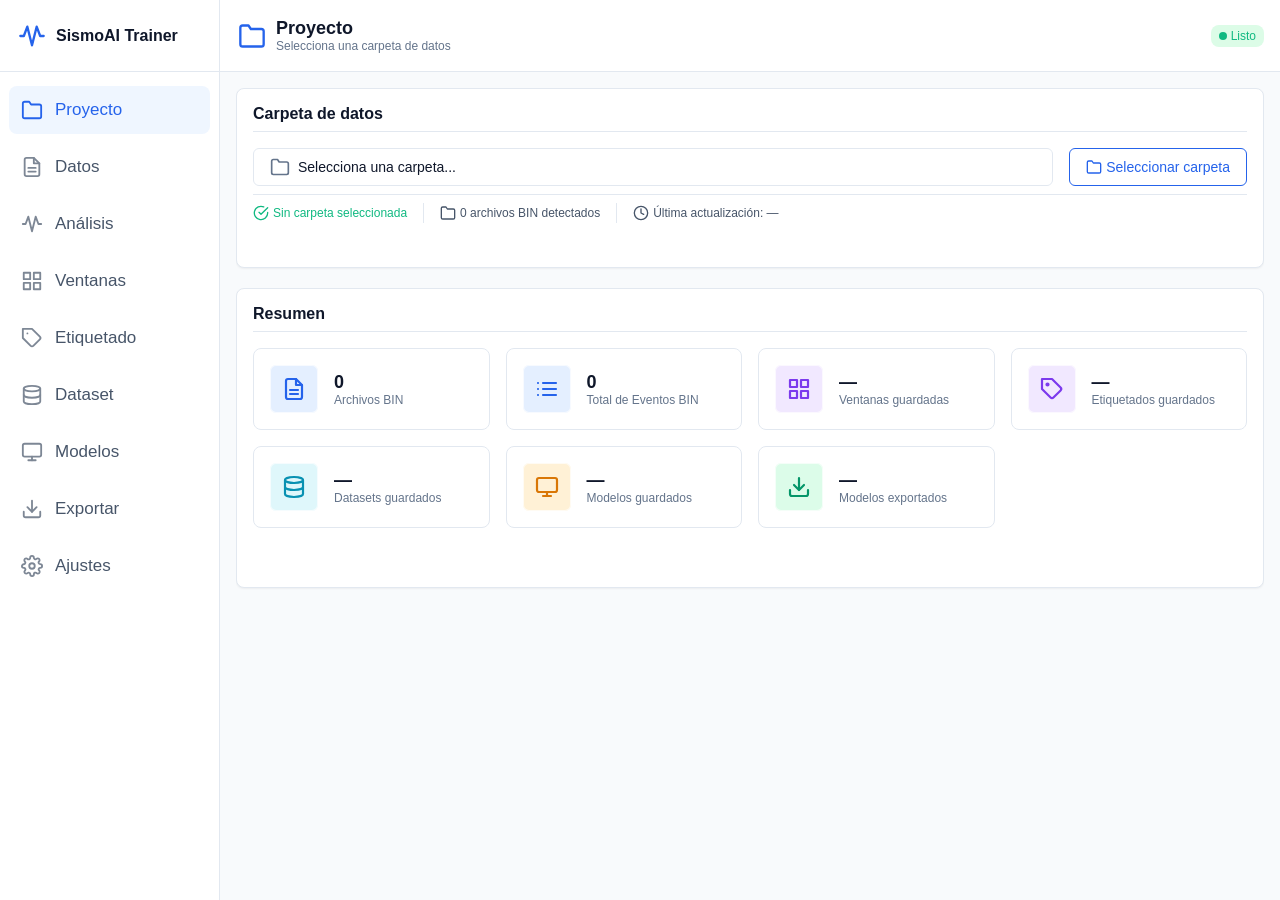
<file: ui/index.html>
<!doctype html>
<html lang="es">
  <head>
    <meta charset="UTF-8" />
    <meta name="viewport" content="width=device-width, initial-scale=1.0" />
    <title>SismoAI Trainer</title>
    <link rel="stylesheet" href="css/variables.css" />
    <link rel="stylesheet" href="css/layout.css" />
    <link rel="stylesheet" href="css/datos.css" />
    <link rel="stylesheet" href="css/proyecto.css" />
    <link rel="stylesheet" href="css/analisis.css" />
    <link rel="stylesheet" href="css/components.css" />
    <link rel="stylesheet" href="css/ventanas.css" />
    <link rel="stylesheet" href="css/etiquetado.css" />
    <link rel="stylesheet" href="css/dataset.css" />
    <link rel="stylesheet" href="css/modelos.css" />
    <link rel="stylesheet" href="css/exportar.css" />
    <link rel="stylesheet" href="css/ajustes.css" />
    <link rel="stylesheet" href="css/workspace.css" />
    <link rel="stylesheet" href="css/modal.css" />
    <link rel="stylesheet" href="css/theme.css" />
  </head>
  <body>
    <div class="app-container">
      <!-- Sidebar -->
      <aside class="sidebar">
        <div class="sidebar-header">
          <div class="sidebar-logo">
            <div class="sidebar-logo-icon">
              <svg
                viewBox="0 0 24 24"
                fill="none"
                stroke="#2563EB"
                stroke-width="2"
                stroke-linecap="round"
                stroke-linejoin="round"
              >
                <polyline points="2 12 5 12 8 4 12 20 16 4 19 12 22 12" />
              </svg>
            </div>
            <span>SismoAI Trainer</span>
          </div>
        </div>
        <nav class="sidebar-nav">
          <a
            class="nav-item active"
            data-action="navigate"
            data-view="proyecto"
            href="#"
          >
            <div class="nav-item-icon">
              <svg
                viewBox="0 0 24 24"
                fill="none"
                stroke="currentColor"
                stroke-width="2"
                stroke-linecap="round"
                stroke-linejoin="round"
              >
                <path
                  d="M22 19a2 2 0 0 1-2 2H4a2 2 0 0 1-2-2V5a2 2 0 0 1 2-2h5l2 3h9a2 2 0 0 1 2 2z"
                />
              </svg>
            </div>
            <span>Proyecto</span>
          </a>
          <a class="nav-item" data-action="navigate" data-view="datos" href="#">
            <div class="nav-item-icon">
              <svg
                viewBox="0 0 24 24"
                fill="none"
                stroke="currentColor"
                stroke-width="2"
                stroke-linecap="round"
                stroke-linejoin="round"
              >
                <path
                  d="M14 2H6a2 2 0 0 0-2 2v16a2 2 0 0 0 2 2h12a2 2 0 0 0 2-2V8z"
                />
                <polyline points="14 2 14 8 20 8" />
                <line x1="16" y1="13" x2="8" y2="13" />
                <line x1="16" y1="17" x2="8" y2="17" />
              </svg>
            </div>
            <span>Datos</span>
          </a>
          <a
            class="nav-item"
            data-action="navigate"
            data-view="analisis"
            href="#"
          >
            <div class="nav-item-icon">
              <svg
                viewBox="0 0 24 24"
                fill="none"
                stroke="currentColor"
                stroke-width="2"
                stroke-linecap="round"
                stroke-linejoin="round"
              >
                <polyline points="2 12 5 12 8 4 12 20 16 4 19 12 22 12" />
              </svg>
            </div>
            <span>Análisis</span>
          </a>
          <a
            class="nav-item"
            data-action="navigate"
            data-view="ventanas"
            href="#"
          >
            <div class="nav-item-icon">
              <svg
                viewBox="0 0 24 24"
                fill="none"
                stroke="currentColor"
                stroke-width="2"
                stroke-linecap="round"
                stroke-linejoin="round"
              >
                <rect x="3" y="3" width="7" height="7" />
                <rect x="14" y="3" width="7" height="7" />
                <rect x="14" y="14" width="7" height="7" />
                <rect x="3" y="14" width="7" height="7" />
              </svg>
            </div>
            <span>Ventanas</span>
          </a>
          <a
            class="nav-item"
            data-action="navigate"
            data-view="etiquetado"
            href="#"
          >
            <div class="nav-item-icon">
              <svg
                viewBox="0 0 24 24"
                fill="none"
                stroke="currentColor"
                stroke-width="2"
                stroke-linecap="round"
                stroke-linejoin="round"
              >
                <path
                  d="M20.59 13.41l-7.17 7.17a2 2 0 0 1-2.83 0L2 12V2h10l8.59 8.59a2 2 0 0 1 0 2.82z"
                />
                <line x1="7" y1="7" x2="7.01" y2="7" />
              </svg>
            </div>
            <span>Etiquetado</span>
          </a>
          <a
            class="nav-item"
            data-action="navigate"
            data-view="dataset"
            href="#"
          >
            <div class="nav-item-icon">
              <svg
                viewBox="0 0 24 24"
                fill="none"
                stroke="currentColor"
                stroke-width="2"
                stroke-linecap="round"
                stroke-linejoin="round"
              >
                <ellipse cx="12" cy="5" rx="9" ry="3" />
                <path d="M21 12c0 1.66-4 3-9 3s-9-1.34-9-3" />
                <path d="M3 5v14c0 1.66 4 3 9 3s9-1.34 9-3V5" />
              </svg>
            </div>
            <span>Dataset</span>
          </a>
          <a
            class="nav-item"
            data-action="navigate"
            data-view="modelos"
            href="#"
          >
            <div class="nav-item-icon">
              <svg
                viewBox="0 0 24 24"
                fill="none"
                stroke="currentColor"
                stroke-width="2"
                stroke-linecap="round"
                stroke-linejoin="round"
              >
                <rect x="2" y="3" width="20" height="14" rx="2" ry="2" />
                <line x1="8" y1="21" x2="16" y2="21" />
                <line x1="12" y1="17" x2="12" y2="21" />
              </svg>
            </div>
            <span>Modelos</span>
          </a>
          <a
            class="nav-item"
            data-action="navigate"
            data-view="exportar"
            href="#"
          >
            <div class="nav-item-icon">
              <svg
                viewBox="0 0 24 24"
                fill="none"
                stroke="currentColor"
                stroke-width="2"
                stroke-linecap="round"
                stroke-linejoin="round"
              >
                <path d="M21 15v4a2 2 0 0 1-2 2H5a2 2 0 0 1-2-2v-4" />
                <polyline points="7 10 12 15 17 10" />
                <line x1="12" y1="15" x2="12" y2="3" />
              </svg>
            </div>
            <span>Exportar</span>
          </a>
          <a
            class="nav-item"
            data-action="navigate"
            data-view="ajustes"
            href="#"
          >
            <div class="nav-item-icon">
              <svg
                viewBox="0 0 24 24"
                fill="none"
                stroke="currentColor"
                stroke-width="2"
                stroke-linecap="round"
                stroke-linejoin="round"
              >
                <circle cx="12" cy="12" r="3" />
                <path
                  d="M19.4 15a1.65 1.65 0 0 0 .33 1.82l.06.06a2 2 0 0 1 0 2.83 2 2 0 0 1-2.83 0l-.06-.06a1.65 1.65 0 0 0-1.82-.33 1.65 1.65 0 0 0-1 1.51V21a2 2 0 0 1-2 2 2 2 0 0 1-2-2v-.09A1.65 1.65 0 0 0 9 19.4a1.65 1.65 0 0 0-1.82.33l-.06.06a2 2 0 0 1-2.83 0 2 2 0 0 1 0-2.83l.06-.06a1.65 1.65 0 0 0 .33-1.82 1.65 1.65 0 0 0-1.51-1H3a2 2 0 0 1-2-2 2 2 0 0 1 2-2h.09A1.65 1.65 0 0 0 4.6 9a1.65 1.65 0 0 0-.33-1.82l-.06-.06a2 2 0 0 1 0-2.83 2 2 0 0 1 2.83 0l.06.06a1.65 1.65 0 0 0 1.82.33H9a1.65 1.65 0 0 0 1-1.51V3a2 2 0 0 1 2-2 2 2 0 0 1 2 2v.09a1.65 1.65 0 0 0 1 1.51 1.65 1.65 0 0 0 1.82-.33l.06-.06a2 2 0 0 1 2.83 0 2 2 0 0 1 0 2.83l-.06.06a1.65 1.65 0 0 0-.33 1.82V9a1.65 1.65 0 0 0 1.51 1H21a2 2 0 0 1 2 2 2 2 0 0 1-2 2h-.09a1.65 1.65 0 0 0-1.51 1z"
                />
              </svg>
            </div>
            <span>Ajustes</span>
          </a>
        </nav>
      </aside>

      <!-- Main Content -->
      <main class="main-content">
        <!-- Topbar -->
        <header class="topbar">
          <div class="topbar-heading">
            <div class="topbar-heading-icon">
              <svg
                viewBox="0 0 24 24"
                fill="none"
                stroke="currentColor"
                stroke-width="2"
                stroke-linecap="round"
                stroke-linejoin="round"
              >
                <polyline points="2 12 5 12 8 4 12 20 16 4 19 12 22 12" />
              </svg>
            </div>
            <div>
              <h1 class="topbar-title" id="topbar-title">Proyecto</h1>
              <p class="topbar-subtitle" id="topbar-subtitle">Workspace</p>
            </div>
          </div>
          <div class="topbar-spacer"></div>
          <div class="topbar-status" id="topbar-status">
            <div class="topbar-status-dot"></div>
            <span>Listo</span>
          </div>
        </header>

        <!-- View Container -->
        <div class="view-container" id="view-container">
          <!-- Views will be loaded here dynamically -->
          <div class="empty-state">
            <div class="empty-state-icon">📊</div>
            <div class="empty-state-title">SismoAI Trainer</div>
            <div class="empty-state-text">
              Selecciona una vista para comenzar
            </div>
          </div>
        </div>

      </main>
    </div>

    <!-- Scripts -->
    <script src="js/bridge.js"></script>
    <script src="js/modal.js"></script>
    <script src="js/charts.js"></script>
    <script src="js/app.js"></script>
    <script src="js/ventanas.js"></script>
    <script src="js/etiquetado.js"></script>
    <script src="js/dataset.js"></script>
    <script src="js/modelos.js"></script>
    <script src="js/exportar.js"></script>
    <script src="js/ajustes.js"></script>
  </body>
</html>
</file>
<file: ui/css/variables.css>
/* ===================================================================
   SismoAI Trainer — Variables de Diseño (Editables por el usuario)
   Extraídas de Penpot Design System V1.0.0
   =================================================================== */

:root {
  /* Tipografía */
  --font-family:
    "Inter", -apple-system, BlinkMacSystemFont, "Segoe UI", Roboto, sans-serif;
  --font-size-xs: 11px;
  --font-size-sm: 12px;
  --font-size-base: 14px;
  --font-size-lg: 16px;
  --font-size-xl: 18px;
  --font-size-title: 20px;

  /* Fondos y Superficies */
  --color-bg-app: #f8fafc;
  --color-bg-card: #ffffff;
  --color-bg-sidebar: #ffffff;
  --color-bg-hover: #f1f5f9;

  /* Bordes y Separadores */
  --color-border: #e2e8f0;
  --color-border-subtle: #cbd5e1;

  /* Textos */
  --color-text-primary: #0f172a;
  --color-text-secondary: #475569;
  --color-text-muted: #64748b;

  /* Colores de Marca y Estados */
  --color-primary: #2563eb;
  --color-primary-hover: #1d4ed8;
  --color-primary-light: #eff6ff;

  --color-success: #10b981;
  --color-success-bg: #dcfce7;

  --color-warning: #b45309;
  --color-warning-bg: #fef3c7;

  --color-danger: #dc2626;
  --color-danger-bg: #fee2e2;

  --color-accent-purple: #7c3aed;
  --color-accent-purple-light: #f3e8ff;
  --chart-grid: #e2e8f0;
  --chart-text: #64748b;

  /* Espaciados */
  --spacing-xs: 4px;
  --spacing-sm: 8px;
  --spacing-md: 16px;
  --spacing-lg: 24px;
  --spacing-xl: 32px;

  /* Bordes */
  --radius-sm: 4px;
  --radius-md: 6px;
  --radius-lg: 8px;

  /* Sombras */
  --shadow-sm: 0 1px 2px rgba(0, 0, 0, 0.05);
  --shadow-md: 0 4px 6px -1px rgba(0, 0, 0, 0.1);
  --shadow-lg: 0 10px 15px -3px rgba(0, 0, 0, 0.1);

  /* Layout */
  --sidebar-width: 240px;
  --topbar-height: 56px;

  /* Transiciones */
  --transition-fast: 150ms ease;
  --transition-base: 200ms ease;
}

/* La apariencia oscura es global: no depende de que Ajustes esté cargado. */
:root[data-theme="dark"] {
  color-scheme: dark;
  --color-bg-app: #0f172a;
  --color-bg-card: #1e293b;
  --color-bg-sidebar: #172033;
  --color-bg-hover: #263449;
  --color-border: #334155;
  --color-border-subtle: #475569;
  --color-text-primary: #f1f5f9;
  --color-text-secondary: #cbd5e1;
  --color-text-muted: #94a3b8;
  --color-primary: #60a5fa;
  --color-primary-hover: #3b82f6;
  --color-primary-light: #172f55;
  --color-success: #34d399;
  --color-success-bg: #064e3b;
  --color-warning: #fbbf24;
  --color-warning-bg: #78350f;
  --color-danger: #f87171;
  --color-danger-bg: #7f1d1d;
  --color-accent-purple: #a78bfa;
  --color-accent-purple-light: #3b2360;
  --chart-grid: #475569;
  --chart-text: #cbd5e1;
  --surface: #1e293b;
  --border-color: #334155;
}
</file>
<file: ui/css/layout.css>
/* ===================================================================
   SismoAI Trainer — Layout Principal
   Layout responsive que se ajusta al tamaño de la ventana
   =================================================================== */

* {
  margin: 0;
  padding: 0;
  box-sizing: border-box;
}

html,
body {
  height: 100%;
  font-family: var(--font-family);
  font-size: var(--font-size-base);
  color: var(--color-text-primary);
  background-color: var(--color-bg-app);
  overflow: hidden;
}

/* -- Contenedor principal ------------------------------------------ */

.app-container {
  display: flex;
  width: 100vw;
  height: 100vh;
}

/* -- Sidebar -------------------------------------------------------- */

.sidebar {
  width: 240px;
  min-width: 240px;
  height: 100vh;
  background-color: var(--color-bg-sidebar);
  border-right: 1px solid var(--color-border);
  display: flex;
  flex-direction: column;
  overflow: hidden;
}

.sidebar-header {
  height: 72px;
  min-height: 72px;
  flex: 0 0 72px;
  padding: var(--spacing-md);
  border-bottom: 1px solid var(--color-border);
  display: flex;
  align-items: center;
  gap: var(--spacing-sm);
}

.sidebar-logo {
  display: flex;
  align-items: center;
  gap: var(--spacing-sm);
}

.sidebar-logo-icon {
  width: 32px;
  height: 32px;
  display: flex;
  align-items: center;
  justify-content: center;
}

.sidebar-logo-icon svg {
  width: 28px;
  height: 28px;
}

.sidebar-logo span {
  font-size: var(--font-size-lg);
  font-weight: 600;
  color: var(--color-text-primary);
}

.sidebar-nav {
  padding: var(--spacing-sm);
  flex: 1;
  overflow-y: auto;
}

.nav-item {
  display: flex;
  align-items: center;
  gap: var(--spacing-sm);
  padding: var(--spacing-sm) var(--spacing-md);
  border-radius: var(--radius-md);
  color: var(--color-text-secondary);
  text-decoration: none;
  font-size: var(--font-size-base);
  cursor: pointer;
  transition: background-color var(--transition-fast);
  margin-bottom: 2px;
}

.nav-item:hover {
  background-color: var(--color-bg-hover);
  color: var(--color-text-primary);
}

.nav-item.active {
  background-color: var(--color-primary-light);
  color: var(--color-primary);
  font-weight: 500;
}

.nav-item-icon {
  width: 20px;
  height: 20px;
  display: flex;
  align-items: center;
  justify-content: center;
  opacity: 0.7;
}

.nav-item.active .nav-item-icon {
  opacity: 1;
}

.nav-item-icon svg {
  width: 18px;
  height: 18px;
}

/* Sidebar: escala intermedia para equilibrar legibilidad y espacio. */
.sidebar {
  width: 220px;
  min-width: 220px;
}

.sidebar .sidebar-logo-icon {
  width: 32px;
  height: 32px;
  flex: 0 0 32px;
}

.sidebar .sidebar-logo-icon svg {
  width: 28px;
  height: 28px;
}

.sidebar .sidebar-logo span {
  font-size: 16px;
}

.sidebar .sidebar-nav {
  display: flex;
  flex-direction: column;
  justify-content: flex-start;
  gap: 7px;
  padding: 14px 9px;
}

.sidebar .nav-item {
  flex: 0 0 auto;
  min-height: 48px;
  gap: 11px;
  padding: 10px 11px;
  font-size: 17px;
  border-radius: 8px;
}

.sidebar .nav-item-icon {
  width: 24px;
  height: 24px;
  flex: 0 0 24px;
}

.sidebar .nav-item-icon svg {
  width: 22px;
  height: 22px;
}

@media (max-width: 768px) {
  .sidebar {
    width: 60px;
    min-width: 60px;
  }

  .sidebar .sidebar-nav {
    gap: 6px;
    padding: 10px 5px;
  }

  .sidebar .nav-item {
    min-height: 40px;
    justify-content: center;
    padding: 8px 4px;
  }

  .sidebar .nav-item-icon {
    width: 22px;
    height: 22px;
    flex-basis: 22px;
  }

  .sidebar .nav-item-icon svg {
    width: 20px;
    height: 20px;
  }
}

/* -- Main Content ---------------------------------------------------- */

.main-content {
  flex: 1;
  min-width: 0;
  height: 100vh;
  display: flex;
  flex-direction: column;
  overflow: hidden;
  position: relative;
}

/* -- Topbar ---------------------------------------------------------- */

.topbar {
  width: 100%;
  height: 72px;
  min-height: 72px;
  background-color: var(--color-bg-card);
  border-bottom: 1px solid var(--color-border);
  display: flex;
  align-items: center;
  padding: 0 var(--spacing-md);
  gap: var(--spacing-md);
  flex-shrink: 0;
}

.topbar-title {
  font-size: var(--font-size-xl);
  font-weight: 600;
  color: var(--color-text-primary);
}

.topbar-subtitle {
  font-size: var(--font-size-sm);
  color: var(--color-text-muted);
}

.topbar-spacer {
  flex: 1;
}

.topbar-status {
  display: flex;
  align-items: center;
  gap: var(--spacing-xs);
  padding: var(--spacing-xs) var(--spacing-sm);
  background-color: var(--color-success-bg);
  color: var(--color-success);
  border-radius: var(--radius-lg);
  font-size: var(--font-size-sm);
  font-weight: 500;
}

.topbar-status-dot {
  width: 8px;
  height: 8px;
  background-color: var(--color-success);
  border-radius: 50%;
}

/* -- View Container (Workspace) -------------------------------------- */

.view-container {
  flex: 1;
  min-height: 0;
  overflow: hidden;
  padding: var(--spacing-md);
  display: flex;
  flex-direction: column;
}

.view-container > * {
  min-width: 0;
  min-height: 0;
}

.view {
  display: none;
  flex: 1;
  min-height: 0;
  overflow: hidden;
}

.view.active {
  display: flex;
  flex-direction: column;
}

/* -- View Header ----------------------------------------------------- */

.view-header {
  display: flex;
  align-items: center;
  gap: var(--spacing-md);
  margin-bottom: var(--spacing-md);
  flex-shrink: 0;
}

.view-header-icon {
  width: 48px;
  height: 48px;
  display: flex;
  align-items: center;
  justify-content: center;
  color: var(--color-primary);
}

.view-header-icon svg {
  width: 40px;
  height: 40px;
}

.view-header-text h1 {
  font-size: var(--font-size-title);
  font-weight: 600;
  color: var(--color-text-primary);
}

.view-header-text p {
  font-size: var(--font-size-base);
  color: var(--color-text-muted);
}

/* -- Detail Sections ------------------------------------------------- */

.detail-section {
  margin-bottom: var(--spacing-md);
  flex-shrink: 0;
}

.detail-section-title {
  font-size: var(--font-size-sm);
  font-weight: 600;
  color: var(--color-text-secondary);
  margin-bottom: var(--spacing-sm);
  display: flex;
  align-items: center;
  gap: var(--spacing-xs);
}

.detail-section-title svg {
  width: 16px;
  height: 16px;
}

.detail-events-section {
  flex: 1;
  display: flex;
  flex-direction: column;
  overflow: hidden;
  min-height: 0;
}

.detail-events-section .table-container {
  flex: 1;
  overflow-y: auto;
  min-height: 0;
}

.detail-action-section {
  flex-shrink: 0;
  padding-top: var(--spacing-md);
  border-top: 1px solid var(--color-border);
  margin-top: auto;
}

/* -- Table Container Scrollable -------------------------------------- */

.table-container {
  overflow-x: auto;
  border: 1px solid var(--color-border);
  border-radius: var(--radius-md);
  background-color: var(--color-bg-card);
}

.table-container.scrollable {
  max-height: 300px;
  overflow-y: auto;
}

.table-container.scrollable thead {
  position: sticky;
  top: 0;
  z-index: 1;
  background-color: var(--color-bg-hover);
}

/* -- Responsive ------------------------------------------------------ */

@media (max-width: 768px) {
  .sidebar {
    width: 60px;
    min-width: 60px;
  }

  .sidebar-logo span,
  .nav-item span {
    display: none;
  }

  .nav-item {
    justify-content: center;
    padding: var(--spacing-sm);
  }
}

/* Acciones propias de cada vista dentro del Workspace. */
.workspace-inline-actions {
  position: absolute;
  right: var(--spacing-md);
  bottom: var(--spacing-md);
  z-index: 10;
  display: flex;
  align-items: center;
  justify-content: flex-end;
  gap: var(--spacing-sm);
  --layout-x: 0px;
  --layout-y: 0px;
}

.workspace-inline-actions > button,
.workspace-inline-actions .ds-footer-controls,
.workspace-inline-actions .label-batch-controls {
  translate: var(--layout-x, 0px) var(--layout-y, 0px);
}

.topbar-heading {
  display: flex;
  align-items: center;
  gap: var(--spacing-sm);
}
.topbar-heading-icon {
  width: 32px;
  height: 32px;
  display: flex;
  align-items: center;
  justify-content: center;
  color: var(--color-primary);
  flex-shrink: 0;
}
.topbar-heading-icon svg {
  width: 28px;
  height: 28px;
}
</file>
<file: ui/css/datos.css>
/* Posicionamiento de controles propios de la vista Datos. */
.datos-layout {
  display: grid;
  grid-template-columns: minmax(0, 1fr) minmax(280px, 400px);
  gap: var(--spacing-md);
  min-height: 0;
  overflow: hidden;
}

.datos-panel {
  min-width: 0;
  display: flex;
  flex-direction: column;
  overflow: hidden;
  position: absolute;
  left: var(--x);
  top: var(--y);
  width: var(--w);
  height: var(--h);
  max-width: none;
  max-height: none;
}

.datos-panel .card {
  flex: 1;
  display: flex;
  flex-direction: column;
  overflow: hidden;
}

.datos-panel .card-body,
.datos-detail .card-body {
  flex: 1;
  overflow: auto;
}

.datos-detail {
  min-width: 0;
  font-size: var(--font-size-sm);
  display: flex;
  flex-direction: column;
  overflow: hidden;
  position: absolute;
  left: var(--x);
  top: var(--y);
  width: var(--w);
  height: var(--h);
  max-width: none;
  max-height: none;
}

.datos-detail .card {
  flex: 1;
  display: flex;
  flex-direction: column;
  overflow: hidden;
}

.datos-detail .card-body {
  display: flex;
  flex-direction: column;
}

.datos-detail .card-title {
  font-size: var(--font-size-base);
}

.datos-detail .table {
  font-size: var(--font-size-sm);
}

.datos-detail .table td,
.datos-detail .table th {
  padding: var(--spacing-xs) var(--spacing-sm);
}

.datos-detail h3 {
  font-size: var(--font-size-base);
}

.datos-detail h4 {
  font-size: var(--font-size-sm);
}

.datos-detail p {
  font-size: var(--font-size-xs);
}

.datos-panel {
  --x: 0px;
  --y: 0px;
  --w: calc(66.666% - 8px);
  --h: 700px;
}

.datos-detail {
  --x: calc(66.666% + 8px);
  --y: 0px;
  --w: calc(33.334% - 8px);
  --h: 700px;
}

.datos-inline-actions {
  position: absolute;
  inset: 0;
  pointer-events: none;
}

#btn-footer-analysis {
  --x: calc(100% - 130px);
  --y: calc(100% - 35px);
  --layout-x: 0px;
  --layout-y: 0px;
  position: absolute;
  left: var(--x);
  top: var(--y);
  width: auto;
  height: auto;
  pointer-events: auto;
}

@media (max-width: 1200px) {
  .datos-detail {
    min-width: 0;
  }
}

@media (max-width: 992px) {
  .datos-layout {
    grid-template-columns: 1fr;
    grid-template-rows: minmax(300px, 1fr) minmax(240px, auto);
  }

  .datos-detail {
    min-width: 0;
  }
}
</file>
<file: ui/css/proyecto.css>
/* Estilos específicos del menú Proyecto. */
.project-view {
  display: grid;
  grid-template-rows: minmax(180px, auto) minmax(0, 1fr);
  gap: var(--spacing-md);
  overflow: auto;
}

.project-view > .card {
  min-width: 0;
  min-height: 0;
  overflow: auto;
  position: absolute;
  left: var(--x);
  top: var(--y);
  width: var(--w);
  height: var(--h);
  max-width: none;
  max-height: none;
  display: block;
}

.project-view > .project-summary-card {
  margin-top: 0;
}

.project-summary-card .summary-grid {
  display: grid;
  grid-template-columns: repeat(4, minmax(0, 1fr));
  gap: var(--spacing-md);
  min-width: 0;
}

.project-summary-card {
  --h: 260px;
}

.project-summary-card .summary-card {
  min-height: 76px;
}

@media (max-width: 1100px) {
  .project-summary-card .summary-grid {
    grid-template-columns: repeat(2, minmax(0, 1fr));
  }
}

@media (max-width: 600px) {
  .project-summary-card .summary-grid {
    grid-template-columns: 1fr;
  }
}

.project-summary-card .summary-card {
  min-width: 0;
  min-height: 70px;
}

.project-data-card {
  --x: 0px;
  --y: 0px;
  --w: 100%;
  --h: 180px;
}

.project-summary-card {
  --x: 0px;
  --y: 200px;
  --w: 100%;
  --h: 300px;
  overflow: visible;
}

/* -- Summary Cards --------------------------------------------------- */

.summary-grid {
  display: grid;
  grid-template-columns: repeat(4, 1fr);
  gap: var(--spacing-md);
}

.summary-card {
  background-color: var(--color-bg-card);
  border: 1px solid var(--color-border);
  border-radius: var(--radius-lg);
  padding: var(--spacing-md);
  display: flex;
  align-items: center;
  gap: var(--spacing-md);
}

.summary-card-icon {
  width: 48px;
  height: 48px;
  border-radius: var(--radius-md);
  display: flex;
  align-items: center;
  justify-content: center;
  flex-shrink: 0;
}

.summary-card-icon.blue {
  background-color: var(--color-primary-light);
  color: var(--color-primary);
}

.summary-card-icon.purple {
  background-color: #f1e8ff;
  color: #7c3aed;
}

.summary-card-icon.cyan {
  background-color: #dff7fb;
  color: #0891b2;
}

.summary-card-icon.amber {
  background-color: #fff1d6;
  color: #d97706;
}

.summary-card-icon.green {
  background-color: #dcfce9;
  color: #059669;
}

.summary-card-icon.blue {
  background-color: #e4efff;
  color: #2563eb;
}

.summary-card-icon {
  box-shadow: inset 0 0 0 1px rgba(255, 255, 255, 0.7);
}

.summary-card-icon svg {
  stroke-width: 2.2;
}

.summary-card-icon svg {
  width: 24px;
  height: 24px;
}

.summary-card-content h3 {
  font-size: var(--font-size-xl);
  font-weight: 600;
  color: var(--color-text-primary);
}

.summary-card-content p {
  font-size: var(--font-size-sm);
  color: var(--color-text-muted);
}

/* -- Status Row ------------------------------------------------------ */

.status-row {
  display: flex;
  align-items: center;
  gap: var(--spacing-md);
  padding: var(--spacing-sm) 0;
  border-top: 1px solid var(--color-border);
  margin-top: var(--spacing-sm);
}

.status-item {
  display: flex;
  align-items: center;
  gap: var(--spacing-xs);
  font-size: var(--font-size-sm);
  color: var(--color-text-secondary);
}

.status-item.success {
  color: var(--color-success);
}

.status-item svg {
  width: 16px;
  height: 16px;
}

.status-divider {
  width: 1px;
  height: 20px;
  background-color: var(--color-border);
}

/* -- Folder Input ---------------------------------------------------- */

.folder-input-wrapper {
  display: flex;
  gap: var(--spacing-md);
  align-items: stretch;
}

.folder-input {
  flex: 1;
  display: flex;
  align-items: center;
  gap: var(--spacing-sm);
  padding: var(--spacing-sm) var(--spacing-md);
  background-color: var(--color-bg-card);
  border: 1px solid var(--color-border);
  border-radius: var(--radius-md);
}

.folder-input svg {
  width: 20px;
  height: 20px;
  color: var(--color-text-muted);
  flex-shrink: 0;
}

.folder-input span {
  font-size: var(--font-size-base);
  color: var(--color-text-primary);
}
</file>
<file: ui/css/analisis.css>
/* Estilos específicos del menú Análisis. */
.analysis-view > #analysis-empty,
.analysis-view > #analysis-content {
  --x: 0px;
  --y: 0px;
  --w: 100%;
  --h: 100%;
  position: absolute;
  left: var(--x);
  top: var(--y);
  width: var(--w);
  height: var(--h);
  max-width: none;
  max-height: none;
}

.analysis-inline-actions {
  position: absolute;
  inset: 0;
  width: 100%;
  height: 100%;
  display: block;
  pointer-events: none;
}

#btn-footer-windows {
  --x: calc(100% - 145px);
  --y: calc(100% - 35px);
  position: absolute;
  left: var(--x);
  top: var(--y);
  pointer-events: auto;
}
/* Estilos visuales espec?ficos trasladados desde components.css. */
/* -- Análisis: Header ----------------------------------------------- */

.analysis-header {
  display: flex;
  align-items: center;
  gap: var(--spacing-md);
  padding: var(--spacing-md);
  background-color: var(--color-bg-card);
  border: 1px solid var(--color-border);
  border-radius: var(--radius-lg);
  margin-bottom: var(--spacing-md);
}

.analysis-header-icon {
  width: 48px;
  height: 48px;
  border-radius: 50%;
  background-color: var(--color-primary);
  color: white;
  display: flex;
  align-items: center;
  justify-content: center;
  flex-shrink: 0;
}

.analysis-header-icon svg {
  width: 28px;
  height: 28px;
}

.analysis-header-text h1 {
  font-size: var(--font-size-title);
  font-weight: 600;
  color: var(--color-text-primary);
  line-height: 1.2;
}

.analysis-header-text p {
  font-size: var(--font-size-sm);
  color: var(--color-text-muted);
}

.analysis-header-controls {
  display: flex;
  flex-direction: column;
  gap: var(--spacing-sm);
  margin-left: auto;
  min-width: 58%;
  padding: var(--spacing-sm);
  background-color: var(--color-bg-card);
  border: 1px solid var(--color-border);
  border-radius: var(--radius-md);
}

.analysis-header-control-row {
  display: flex;
  align-items: center;
  justify-content: space-between;
  gap: var(--spacing-lg);
}

.analysis-file-selector {
  display: flex;
  align-items: center;
  gap: var(--spacing-sm);
}

.analysis-file-selector label {
  font-size: var(--font-size-sm);
  font-weight: 500;
  color: var(--color-text-secondary);
  white-space: nowrap;
}

.analysis-file-selector .form-select {
  width: 220px;
  font-size: var(--font-size-sm);
  padding: var(--spacing-xs) var(--spacing-sm);
}

.analysis-event-nav {
  display: flex;
  align-items: center;
  gap: var(--spacing-sm);
}

.analysis-event-nav label {
  font-size: var(--font-size-sm);
  font-weight: 500;
  color: var(--color-text-secondary);
  white-space: nowrap;
}

.analysis-event-counter {
  font-size: var(--font-size-base);
  font-weight: 500;
  color: var(--color-text-primary);
  min-width: 70px;
  text-align: center;
}

/* -- Análisis: Time Info -------------------------------------------- */

.analysis-time-info {
  display: flex;
  justify-content: space-between;
  gap: var(--spacing-md);
  padding: 0 var(--spacing-xs);
  background: transparent;
  border: 0;
  border-radius: 0;
  margin-bottom: 0;
  font-size: var(--font-size-sm);
  color: var(--color-text-muted);
}

.analysis-time-info strong {
  color: var(--color-text-primary);
  font-weight: 500;
}

/* -- Análisis: Tabs ------------------------------------------------- */

.analysis-tabs {
  display: flex;
  gap: var(--spacing-xs);
  margin-bottom: var(--spacing-md);
  background-color: var(--color-bg-card);
  border: 1px solid var(--color-border);
  border-radius: var(--radius-lg);
  padding: var(--spacing-xs);
}

.analysis-tab {
  display: flex;
  align-items: center;
  gap: var(--spacing-sm);
  padding: var(--spacing-sm) var(--spacing-md);
  font-family: var(--font-family);
  font-size: var(--font-size-sm);
  font-weight: 500;
  color: var(--color-text-secondary);
  background: transparent;
  border: none;
  border-radius: var(--radius-md);
  cursor: pointer;
  transition: all var(--transition-fast);
  flex: 1;
  justify-content: center;
}

.analysis-tab svg {
  width: 16px;
  height: 16px;
}

.analysis-tab:hover {
  background-color: var(--color-bg-hover);
  color: var(--color-text-primary);
}

.analysis-tab.active {
  background-color: var(--color-primary-light);
  color: var(--color-primary);
}

/* -- Análisis: Main Layout ------------------------------------------ */

.analysis-main {
  display: flex;
  gap: var(--spacing-md);
  flex: 1;
  min-height: 0;
  overflow: hidden;
}

.analysis-charts-area {
  flex: 1;
  min-width: 0;
  display: flex;
  flex-direction: column;
  gap: var(--spacing-md);
  overflow-y: auto;
}

.analysis-sidebar {
  width: 320px;
  min-width: 320px;
  display: flex;
  flex-direction: column;
  gap: var(--spacing-md);
  overflow-y: auto;
}

/* -- Análisis: Chart Cards ------------------------------------------ */

.analysis-chart-card {
  background-color: var(--color-bg-card);
  border: 1px solid var(--color-border);
  border-radius: var(--radius-lg);
  overflow: hidden;
}

.analysis-chart-header {
  display: flex;
  align-items: center;
  justify-content: space-between;
  padding: var(--spacing-sm) var(--spacing-md);
  border-bottom: 1px solid var(--color-border);
  background-color: var(--color-bg-hover);
}

.analysis-chart-title {
  display: flex;
  align-items: center;
  gap: var(--spacing-sm);
  font-size: var(--font-size-sm);
  font-weight: 600;
  color: var(--color-text-primary);
}

.analysis-chart-color {
  width: 12px;
  height: 12px;
  border-radius: 2px;
  display: inline-block;
}

.analysis-chart-color.geophone {
  background-color: #2563eb;
}

.analysis-chart-color.mpu {
  background-color: #7c3aed;
}

.analysis-chart-freq {
  font-size: var(--font-size-sm);
  color: var(--color-text-muted);
  font-weight: 500;
}

.analysis-chart-body {
  padding: var(--spacing-md);
}

.analysis-canvas {
  width: 100%;
  height: 220px;
  display: block;
}

.analysis-chart-cursor-info {
  margin-top: var(--spacing-sm);
  font-size: var(--font-size-xs);
  color: var(--color-text-muted);
  text-align: center;
}

/* -- Análisis: Sidebar Info Cards ----------------------------------- */

.analysis-info-card {
  background-color: var(--color-bg-card);
  border: 1px solid var(--color-border);
  border-radius: var(--radius-lg);
  overflow: hidden;
}

.analysis-info-header {
  display: flex;
  align-items: center;
  gap: var(--spacing-sm);
  padding: var(--spacing-sm) var(--spacing-md);
  border-bottom: 1px solid var(--color-border);
  background-color: var(--color-bg-hover);
}

.analysis-info-header svg {
  width: 16px;
  height: 16px;
  color: var(--color-text-secondary);
}

.analysis-info-header h3 {
  font-size: var(--font-size-sm);
  font-weight: 600;
  color: var(--color-text-primary);
}

.analysis-info-body {
  padding: var(--spacing-md);
}

.analysis-info-table {
  width: 100%;
  border-collapse: collapse;
  font-size: var(--font-size-sm);
}

.analysis-info-table td {
  padding: var(--spacing-xs) 0;
  border: none;
}

.analysis-info-table td:first-child {
  color: var(--color-text-muted);
  padding-right: var(--spacing-sm);
}

.analysis-info-table td:last-child {
  color: var(--color-text-primary);
  font-weight: 500;
  text-align: right;
}

/* -- Análisis: Metric Tabs ------------------------------------------ */

.analysis-metric-tabs {
  display: flex;
  gap: var(--spacing-xs);
  margin-bottom: var(--spacing-md);
  background-color: var(--color-bg-hover);
  border-radius: var(--radius-md);
  padding: 2px;
}

.analysis-metric-tab {
  flex: 1;
  padding: var(--spacing-xs) var(--spacing-sm);
  font-family: var(--font-family);
  font-size: var(--font-size-xs);
  font-weight: 500;
  color: var(--color-text-secondary);
  background: transparent;
  border: none;
  border-radius: var(--radius-sm);
  cursor: pointer;
  transition: all var(--transition-fast);
}

.analysis-metric-tab:hover {
  color: var(--color-text-primary);
}

.analysis-metric-tab.active {
  background-color: var(--color-primary);
  color: white;
}

/* -- Análisis: Actions ---------------------------------------------- */

.analysis-actions {
  margin-top: auto;
}

/* -- Análisis: STA/LTA Results -------------------------------------- */

.analysis-stalta-results {
  display: flex;
  flex-direction: column;
  gap: var(--spacing-md);
}

.analysis-stalta-item h4 {
  font-size: var(--font-size-sm);
  font-weight: 600;
  color: var(--color-text-secondary);
  margin-bottom: var(--spacing-sm);
}

.analysis-stalta-item p {
  font-size: var(--font-size-xs);
  color: var(--color-text-muted);
  margin-top: var(--spacing-xs);
}

/* -- Análisis: Spectrum Results ------------------------------------- */

.analysis-spectrum-results {
  display: flex;
  flex-direction: column;
  gap: var(--spacing-md);
  margin-top: var(--spacing-md);
}

.analysis-spectrum-item h4 {
  font-size: var(--font-size-sm);
  font-weight: 600;
  color: var(--color-text-secondary);
  margin-bottom: var(--spacing-sm);
}

.analysis-spectrum-item table {
  width: 100%;
  border-collapse: collapse;
  font-size: var(--font-size-xs);
  margin-top: var(--spacing-sm);
}

.analysis-spectrum-item td {
  padding: var(--spacing-xs) 0;
  border: none;
}

.analysis-spectrum-item td:first-child {
  color: var(--color-text-muted);
}

.analysis-spectrum-item td:last-child {
  color: var(--color-text-primary);
  font-weight: 500;
  text-align: right;
}

.analysis-spectrum-item p {
  font-size: var(--font-size-xs);
  color: var(--color-text-muted);
  margin-top: var(--spacing-xs);
}

/* -- Análisis: Responsive ------------------------------------------- */

@media (max-width: 1200px) {
  .analysis-sidebar {
    width: 280px;
    min-width: 280px;
  }
}

@media (max-width: 992px) {
  .analysis-main {
    flex-direction: column;
  }

  .analysis-sidebar {
    width: 100%;
    min-width: 0;
  }

  .analysis-header {
    flex-wrap: wrap;
  }

  .analysis-header-controls {
    width: 100%;
    margin-left: 0;
    justify-content: space-between;
  }
}

/* -- Ajuste de distribución del workspace de Análisis ---------------- */
#analysis-content {
  display: flex;
  flex-direction: column;
  flex: 1;
  min-height: 0;
  overflow: hidden;
}

.analysis-header {
  flex-shrink: 0;
}

.analysis-main {
  flex: 1;
  min-height: 0;
  align-items: stretch;
}

.analysis-charts-area {
  flex: 1 1 0;
  min-width: 0;
}

.analysis-charts-area > .analysis-tabs {
  flex: 0 0 auto;
  width: 100%;
}

.analysis-sidebar {
  flex: 0 0 320px;
  width: 320px;
  min-width: 320px;
}

.submenu-content {
  min-width: 0;
}

@media (max-width: 1200px) {
  .analysis-sidebar {
    flex-basis: 280px;
    width: 280px;
    min-width: 280px;
  }
}

@media (max-width: 715px) {
  #analysis-content {
    overflow-y: auto;
  }
  .analysis-main {
    overflow: visible;
  }
  .analysis-charts-area {
    overflow: visible;
  }
  .analysis-sidebar {
    flex: 0 0 auto;
  }
}

/* -- Análisis: adaptación a ventana normal y maximizada ------------- */
#analysis-content {
  display: flex;
  flex: 1 1 auto;
  flex-direction: column;
  width: 100%;
  height: 100%;
  min-width: 0;
  min-height: 0;
  overflow: hidden;
}

#analysis-content > .analysis-header {
  flex: 0 0 auto;
  min-width: 0;
  margin-bottom: 12px;
  padding: 12px 14px;
  gap: 12px;
}

.analysis-header-text {
  min-width: 190px;
  flex: 0 1 34%;
}

.analysis-header-text h1 {
  font-size: clamp(18px, 1.35vw, 24px);
}

.analysis-header-controls {
  flex: 1 1 auto;
  min-width: 0;
  width: auto;
  padding: 8px 10px;
  gap: 6px;
}

.analysis-header-control-row {
  gap: 10px;
}

.analysis-file-selector {
  min-width: 0;
  flex: 1 1 50%;
}

.analysis-file-selector .form-select {
  width: min(100%, 260px);
  min-width: 110px;
}

.analysis-event-nav {
  flex: 0 0 auto;
}

.analysis-main {
  flex: 1 1 0;
  min-height: 0;
  min-width: 0;
  overflow: hidden;
  gap: 12px;
  align-items: stretch;
}

.analysis-charts-area {
  flex: 1 1 0;
  min-width: 0;
  min-height: 0;
  overflow-x: hidden;
  overflow-y: auto;
  padding-right: 2px;
}

.analysis-tabs {
  flex: 0 0 auto;
  position: sticky;
  top: 0;
  z-index: 2;
  margin-bottom: 10px;
}

.submenu-content {
  flex: 0 0 auto;
  min-width: 0;
  width: 100%;
}

.analysis-chart-card {
  width: 100%;
  min-width: 0;
}

.analysis-chart-body {
  min-width: 0;
  padding: 10px 12px;
}

.analysis-canvas {
  display: block;
  width: 100% !important;
  max-width: 100%;
  height: clamp(150px, 22vh, 250px) !important;
}

.analysis-sidebar {
  flex: 0 0 clamp(270px, 25vw, 350px);
  width: clamp(270px, 25vw, 350px);
  min-width: 0;
  min-height: 0;
  overflow-x: hidden;
  overflow-y: auto;
  gap: 10px;
  padding-right: 2px;
}

.analysis-info-header {
  padding: 7px 10px;
}

.analysis-info-body {
  padding: 9px 10px;
}

.analysis-info-table {
  font-size: 12px;
  table-layout: fixed;
}

.analysis-info-table td {
  padding: 3px 0;
  overflow-wrap: anywhere;
  vertical-align: top;
}

.analysis-info-table td:first-child {
  width: 48%;
}

.analysis-info-table td:last-child {
  width: 52%;
}

.analysis-info-header h3 {
  font-size: 13px;
}

.analysis-info-card .form-group {
  margin-bottom: 8px;
}

.analysis-info-card .form-label {
  font-size: 12px;
  margin-bottom: 3px;
}

.analysis-info-card .form-input,
.analysis-info-card .form-select {
  min-height: 32px;
  padding: 5px 8px;
  font-size: 13px;
}

.analysis-actions {
  flex: 0 0 auto;
  margin-top: 0;
}

@media (max-height: 715px) {
  #analysis-content > .analysis-header {
    padding: 8px 10px;
    margin-bottom: 8px;
  }
  .analysis-header-icon {
    width: 38px;
    height: 38px;
  }
  .analysis-main {
    gap: 8px;
  }
  .analysis-tabs {
    margin-bottom: 8px;
  }
  .analysis-chart-body {
    padding: 7px 9px;
  }
  .analysis-canvas {
    height: clamp(125px, 19vh, 190px) !important;
  }
  .analysis-info-body {
    padding: 7px 9px;
  }
  .analysis-sidebar {
    gap: 7px;
  }
}

@media (max-width: 1050px) {
  .analysis-header-text {
    flex-basis: 25%;
  }
  .analysis-sidebar {
    flex-basis: 260px;
    width: 260px;
  }
}

@media (max-width: 820px) {
  #analysis-content {
    overflow-y: auto;
  }
  .analysis-header {
    flex-wrap: wrap;
  }
  .analysis-header-controls {
    flex-basis: 100%;
  }
  .analysis-main {
    flex-direction: column;
    overflow: visible;
  }
  .analysis-charts-area {
    overflow: visible;
  }
  .analysis-sidebar {
    width: 100%;
    flex: 0 0 auto;
    overflow: visible;
  }
}

/* Distribución adaptable del área de análisis */
.analysis-charts-area,
.analysis-sidebar,
.analysis-chart-body {
  min-width: 0;
  min-height: 0;
}

.analysis-charts-area {
  overflow-x: hidden;
  overflow-y: auto;
  scrollbar-gutter: stable;
}

.analysis-canvas {
  min-height: 180px;
}

@media (max-height: 715px) {
  .analysis-canvas {
    min-height: 160px;
  }
}

/* Resolución de distribución: las gráficas usan el alto disponible sin scrollbar propio */
@media (min-width: 821px) {
  .analysis-charts-area {
    display: flex;
    flex: 1 1 0;
    flex-direction: column;
    min-height: 0;
    overflow: hidden;
    padding-right: 0;
  }

  .analysis-charts-area > .submenu-content:not([style*="display: none"]) {
    display: flex;
    flex: 1 1 0;
    flex-direction: column;
    min-height: 0;
    gap: 8px;
    overflow: hidden;
  }

  .analysis-charts-area
    > .submenu-content:not([style*="display: none"])
    > .analysis-chart-card {
    flex: 1 1 0;
    min-height: 0;
    display: flex;
    flex-direction: column;
  }

  .analysis-chart-card > .analysis-chart-body {
    flex: 1 1 auto;
    min-height: 0;
    display: flex;
    flex-direction: column;
  }

  .analysis-chart-body > .analysis-canvas {
    flex: 0 0 auto;
    height: clamp(125px, 22vh, 230px) !important;
    min-height: 125px;
    max-height: none;
  }

  /* La visibilidad de cada submenú la controla updateSubmenuVisibility()
     mediante el estilo inline; no forzar display en Señales. */

  #submenu-content-senales > .analysis-chart-card,
  #submenu-content-stalta > .analysis-chart-card {
    display: block;
    flex: none;
    height: auto;
  }

  #submenu-content-senales .analysis-chart-body,
  #submenu-content-stalta .analysis-chart-body {
    display: block;
    height: auto;
  }
}

/* Ajuste final de Análisis: sin scroll interno y gráficas distribuidas en el alto disponible */
@media (min-width: 821px) {
  #analysis-content {
    height: 100%;
    min-height: 0;
    overflow: hidden !important;
  }
  .analysis-main {
    flex: 1 1 0;
    min-height: 0;
    overflow: hidden !important;
  }
  .analysis-charts-area {
    flex: 1 1 0;
    min-height: 0;
    overflow: hidden !important;
    scrollbar-width: none;
  }
  .analysis-charts-area::-webkit-scrollbar {
    display: none;
  }
  .analysis-charts-area > .submenu-content:not([style*="display: none"]) {
    flex: 1 1 0;
    height: 100%;
    min-height: 0;
  }
  .analysis-charts-area
    > .submenu-content:not([style*="display: none"])
    > .analysis-chart-card {
    flex: 1 1 0;
    min-height: 0;
  }
  .analysis-chart-card > .analysis-chart-body {
    flex: 1 1 0;
    min-height: 0;
  }
  .analysis-chart-body > .analysis-canvas {
    min-height: 0 !important;
  }
}

/* Señales: reducción acumulada de 10 px por canvas.
   Una única regla evita que una declaración posterior restaure la altura anterior. */
#submenu-content-senales .analysis-canvas {
  height: 210px;
}
@media (min-width: 821px) {
  #submenu-content-senales .analysis-canvas {
    height: calc(clamp(125px, 22vh, 230px) - 10px) !important;
  }
}

/* Sidebar de Análisis: tarjetas compactas, sin estirar ni recortar contenido. */
.analysis-sidebar {
  min-height: 0;
  overflow: hidden;
  gap: 8px;
}

.analysis-sidebar > .analysis-info-card {
  flex: 0 0 auto;
  min-height: 0;
}

.analysis-sidebar > .analysis-actions {
  flex: 0 0 auto;
}

#stalta-config-card {
  flex: 0 0 auto;
  min-height: 0;
  overflow: visible;
}

#stalta-config-card .analysis-info-body {
  display: block;
}

@media (min-width: 821px) and (max-height: 900px) {
  .analysis-sidebar {
    gap: 5px;
  }

  .analysis-sidebar .analysis-info-header {
    padding: 5px 8px;
  }
  .analysis-sidebar .analysis-info-header h3 {
    font-size: 12px;
    line-height: 1.1;
  }
  .analysis-sidebar .analysis-info-body {
    padding: 5px 8px;
  }
  .analysis-sidebar .analysis-info-table {
    font-size: 11px;
    line-height: 1.05;
  }
  .analysis-sidebar .analysis-info-table td {
    padding: 1px 0;
  }

  #stalta-config-card .analysis-info-body {
    padding: 5px 8px;
  }
  #stalta-config-card .d-flex {
    gap: 6px;
  }
  #stalta-config-card .form-group {
    margin-bottom: 4px;
    min-width: 0;
  }
  #stalta-config-card .form-label {
    font-size: 11px;
    line-height: 1.05;
    margin-bottom: 2px;
  }
  #stalta-config-card .form-input,
  #stalta-config-card .form-select {
    box-sizing: border-box;
    width: 100%;
    min-width: 0;
    height: 27px;
    min-height: 27px;
    padding: 2px 6px;
    font-size: 12px;
  }

  .analysis-sidebar .analysis-metric-tabs {
    margin-bottom: 4px;
  }
  .analysis-sidebar .analysis-metric-tab {
    min-height: 24px;
    padding: 2px 5px;
    font-size: 11px;
  }
}

@media (min-width: 821px) and (max-height: 740px) {
  .analysis-sidebar {
    gap: 3px;
  }
  .analysis-sidebar .analysis-info-header {
    padding: 3px 7px;
  }
  .analysis-sidebar .analysis-info-header h3 {
    font-size: 10px;
  }
  .analysis-sidebar .analysis-info-body {
    padding: 3px 7px;
  }
  .analysis-sidebar .analysis-info-table {
    font-size: 9px;
  }
  .analysis-sidebar .analysis-info-table td {
    padding: 0;
  }

  #stalta-config-card .analysis-info-body {
    padding: 3px 7px;
  }
  #stalta-config-card .form-group {
    margin-bottom: 2px;
  }
  #stalta-config-card .form-label {
    font-size: 9px;
    margin-bottom: 1px;
  }
  #stalta-config-card .form-input,
  #stalta-config-card .form-select {
    height: 22px;
    min-height: 22px;
    padding: 1px 5px;
    font-size: 10px;
  }

  .analysis-sidebar .analysis-metric-tab {
    min-height: 19px;
    font-size: 9px;
  }
}

@media (max-width: 820px) {
  /* En ventanas estrechas, el documento adapta su altura; no se comprimen
     las tarjetas hasta hacer ilegibles sus campos. */
  .analysis-sidebar {
    overflow: visible;
    gap: 8px;
  }
  .analysis-sidebar > .analysis-info-card {
    flex: 0 0 auto;
  }
  #stalta-config-card {
    flex: 0 0 auto;
  }
}

/* STA/LTA maximizado: reducir la altura acumulada de controles para liberar
   espacio vertical al botón de navegación, sin introducir scrollbars. */
@media (min-width: 821px) {
  #stalta-config-card .analysis-info-body {
    padding-top: 4px;
    padding-bottom: 4px;
  }

  #stalta-config-card .form-group {
    margin-bottom: 2px;
  }

  #stalta-config-card .form-label {
    font-size: 10px;
    line-height: 1;
    margin-bottom: 1px;
  }

  #stalta-config-card .form-input,
  #stalta-config-card .form-select {
    height: 23px;
    min-height: 23px;
    padding: 1px 6px;
    font-size: 11px;
    line-height: 1.1;
  }

  #stalta-config-card .d-flex {
    gap: 5px;
  }

  .analysis-sidebar {
    gap: 4px;
  }

  .analysis-sidebar .analysis-info-header {
    padding-top: 4px;
    padding-bottom: 4px;
  }

  .analysis-sidebar .analysis-info-body {
    padding-top: 4px;
    padding-bottom: 4px;
  }

  .analysis-sidebar .analysis-info-table {
    font-size: 10px;
    line-height: 1;
  }

  .analysis-sidebar .analysis-info-table td {
    padding-top: 1px;
    padding-bottom: 1px;
  }

  .analysis-sidebar .analysis-metric-tabs {
    margin-bottom: 3px;
    padding: 1px;
  }

  .analysis-sidebar .analysis-metric-tab {
    min-height: 22px;
    padding: 1px 4px;
    font-size: 10px;
  }

  .analysis-actions button {
    min-height: 26px;
    padding-top: 2px;
    padding-bottom: 2px;
    font-size: 11px;
    line-height: 1.1;
  }
}

/* Evitar tarjetas de gráficas sobredimensionadas: altura según su contenido,
   no estirar cada tarjeta para llenar todo el panel. */
@media (min-width: 821px) {
  .analysis-charts-area > .submenu-content:not([style*="display: none"]) {
    flex: 0 0 auto !important;
    height: auto !important;
    overflow: visible;
    gap: 8px;
  }

  .analysis-charts-area
    > .submenu-content:not([style*="display: none"])
    > .analysis-chart-card {
    flex: 0 0 auto !important;
    height: auto !important;
    min-height: 0;
  }

  .analysis-chart-card > .analysis-chart-body {
    flex: 0 0 auto !important;
    min-height: 0;
  }

  .analysis-chart-body > .analysis-canvas {
    flex: 0 0 auto;
    height: clamp(125px, 22vh, 210px) !important;
    min-height: 125px !important;
  }
}

/* Espectrograma: composición de dos mapas apilados y controles en el panel lateral. */
#submenu-content-espectrograma {
  gap: 8px;
}
#submenu-content-espectrograma .spectrogram-chart-card {
  flex: 1 1 0;
  min-height: 0;
  display: flex;
  flex-direction: column;
}
.spectrogram-readout {
  padding: 3px 10px 0;
  color: var(--color-text-muted);
  font-size: 10px;
  line-height: 1.2;
  min-height: 17px;
}
#submenu-content-espectrograma .spectrogram-canvas-wrap {
  flex: 1 1 0;
  min-height: 0;
  padding: 0 8px 7px;
}
#submenu-content-espectrograma .spectrogram-canvas {
  height: clamp(180px, 28vh, 300px) !important;
  min-height: 150px;
}
.spectrogram-settings {
  display: grid;
  grid-template-columns: minmax(85px, 1fr) minmax(100px, 1.25fr);
  align-items: center;
  gap: 5px 8px;
  font-size: 12px;
}
.spectrogram-settings .form-select {
  width: 100%;
  min-width: 0;
  height: 29px;
  padding: 4px 8px;
  font-size: 12px;
}
.spectrogram-params-note {
  grid-column: 1 / -1;
  color: var(--color-text-muted);
  font-size: 10px;
  line-height: 1.25;
}
@media (min-width: 821px) {
  #submenu-content-espectrograma {
    flex: 1 1 0 !important;
    height: 100%;
    overflow: hidden;
  }
}

/* Frecuencia: misma composición espacial que Señales y STA/LTA. */
#submenu-content-frecuencia {
  display: flex;
  flex-direction: column;
  gap: var(--spacing-md);
}
#submenu-content-frecuencia > .frequency-chart-card {
  display: flex;
  flex: 1 1 0;
  flex-direction: column;
  min-height: 0;
}
#submenu-content-frecuencia .frequency-chart-meta {
  flex: 0 0 auto;
  padding: 5px 8px 2px;
  color: var(--color-text-secondary);
  font-size: var(--font-size-xs);
  line-height: 1.25;
}
#submenu-content-frecuencia .frequency-chart-meta span {
  color: var(--color-text-muted);
}
#submenu-content-frecuencia .frequency-canvas-wrap {
  display: flex;
  flex: 1 1 0;
  min-height: 0;
  padding: 0 5px 4px;
}
#submenu-content-frecuencia .frequency-canvas {
  width: 100%;
  height: 100%;
  min-height: 0 !important;
}
.spectrum-settings {
  display: grid;
  grid-template-columns: 1fr minmax(110px, 1.2fr);
  align-items: center;
  gap: 5px 8px;
}
.spectrum-settings .form-select {
  width: 100%;
  min-width: 0;
}

/* Mantener Señales como referencia intacta; igualar únicamente las otras pestañas. */
@media (min-width: 821px) {
  #submenu-content-stalta,
  #submenu-content-espectrograma,
  #submenu-content-frecuencia {
    display: flex;
    flex: 0 0 auto !important;
    flex-direction: column;
    gap: 8px;
    height: auto !important;
    min-height: 0;
    overflow: visible;
  }

  #submenu-content-stalta > .analysis-chart-card,
  #submenu-content-espectrograma > .analysis-chart-card,
  #submenu-content-frecuencia > .analysis-chart-card {
    display: block;
    flex: 0 0 auto !important;
    height: auto !important;
    min-height: 0;
  }

  #submenu-content-stalta .analysis-chart-body,
  #submenu-content-espectrograma .analysis-chart-body,
  #submenu-content-frecuencia .analysis-chart-body {
    display: block;
    height: auto !important;
    min-height: 0;
    padding: var(--spacing-md);
  }

  #submenu-content-stalta .analysis-canvas,
  #submenu-content-espectrograma .analysis-canvas,
  #submenu-content-frecuencia .analysis-canvas {
    display: block;
    width: 100%;
    height: calc(clamp(125px, 22vh, 230px) - 10px) !important;
    min-height: 125px !important;
    max-height: none;
  }
}

#submenu-content-espectrograma .spectrogram-readout,
#submenu-content-frecuencia .frequency-chart-meta {
  margin-top: var(--spacing-sm);
  padding: 0;
  min-height: 0;
  font-size: var(--font-size-xs);
  line-height: 1.3;
  text-align: center;
}

/* Igualar STA/LTA, Espectrograma y Frecuencia a la geometría de Señales.
   Sin scroll: dos tarjetas de altura natural y canvases con la misma altura. */
@media (min-width: 821px) {
  .analysis-charts-area {
    overflow: hidden !important;
    scrollbar-width: none !important;
    padding-right: 0;
  }
  .analysis-charts-area::-webkit-scrollbar {
    display: none !important;
  }

  #submenu-content-stalta,
  #submenu-content-espectrograma,
  #submenu-content-frecuencia {
    display: flex;
    flex: 0 0 auto !important;
    flex-direction: column;
    gap: var(--spacing-md);
    height: auto !important;
    min-height: 0;
    overflow: hidden !important;
  }

  #submenu-content-stalta > .analysis-chart-card,
  #submenu-content-espectrograma > .analysis-chart-card,
  #submenu-content-frecuencia > .analysis-chart-card,
  #submenu-content-frecuencia > .frequency-chart-card {
    display: block;
    flex: 0 0 auto !important;
    height: auto !important;
    min-height: 0;
  }

  #submenu-content-stalta .analysis-chart-body,
  #submenu-content-espectrograma .analysis-chart-body,
  #submenu-content-frecuencia .analysis-chart-body {
    display: block;
    height: auto !important;
    min-height: 0;
    padding: 10px 12px;
  }

  #submenu-content-stalta .analysis-canvas,
  #submenu-content-frecuencia .analysis-canvas,
  #submenu-content-frecuencia .frequency-canvas {
    display: block;
    width: 100% !important;
    height: calc(clamp(125px, 22vh, 230px) - 10px) !important;
    min-height: 0 !important;
    max-height: none;
  }

  #submenu-content-espectrograma .spectrogram-chart-card {
    display: block;
    flex: 0 0 auto !important;
    height: auto !important;
    min-height: 0;
  }
  #submenu-content-espectrograma .spectrogram-canvas-wrap {
    display: block;
    height: auto;
    min-height: 0;
    padding: 0 8px 7px;
  }
  #submenu-content-espectrograma .spectrogram-canvas {
    display: block;
    width: 100% !important;
    height: calc(clamp(125px, 22vh, 230px) - 10px) !important;
    min-height: 0 !important;
    max-height: none;
  }
}

/* Panel visual único: pestañas y gráficas comparten el mismo marco y altura útil. */
@media (min-width: 821px) {
  .analysis-charts-area {
    display: flex;
    flex-direction: column;
    min-height: 0;
    overflow: hidden !important;
    padding: 0;
  }

  .analysis-visual-panel {
    display: flex;
    flex: 1 1 0;
    flex-direction: column;
    min-width: 0;
    min-height: 0;
    height: 100%;
    padding: 8px;
    gap: 8px;
    overflow: hidden;
    background: var(--color-bg-card);
    border: 1px solid var(--color-border);
    border-radius: var(--radius-lg);
  }

  .analysis-visual-panel > .analysis-tabs {
    position: static;
    flex: 0 0 auto;
    width: 100%;
    margin: 0;
    padding: 4px;
    background: var(--color-bg-hover);
  }

  .analysis-visual-panel > .submenu-content:not([style*="display: none"]) {
    display: flex;
    flex: 1 1 0 !important;
    flex-direction: column;
    min-width: 0;
    min-height: 0;
    height: auto !important;
    gap: 8px;
    overflow: hidden !important;
  }

  .analysis-visual-panel
    > .submenu-content:not([style*="display: none"])
    > .analysis-chart-card {
    display: flex;
    flex: 1 1 0 !important;
    flex-direction: column;
    min-height: 0;
    height: auto !important;
    overflow: hidden;
  }

  .analysis-visual-panel .analysis-chart-header {
    flex: 0 0 auto;
  }

  .analysis-visual-panel .analysis-chart-body {
    display: flex;
    flex: 1 1 0;
    flex-direction: column;
    min-height: 0;
    padding: 8px 10px;
  }

  .analysis-visual-panel .analysis-canvas,
  .analysis-visual-panel .frequency-canvas,
  .analysis-visual-panel .spectrogram-canvas {
    display: block;
    flex: 1 1 0;
    width: 100% !important;
    height: 100% !important;
    min-height: 0 !important;
    max-height: none;
  }

  .analysis-visual-panel .spectrogram-canvas-wrap,
  .analysis-visual-panel .frequency-canvas-wrap {
    display: flex;
    flex: 1 1 0;
    min-height: 0;
    height: auto;
  }
}

@media (max-width: 820px) {
  .analysis-visual-panel {
    display: contents;
  }
}

/* Geometría compartida: pestañas y dos tarjetas dentro del mismo panel. */
@media (min-width: 821px) {
  .analysis-charts-area {
    display: flex;
    flex: 1 1 0;
    flex-direction: column;
    min-width: 0;
    min-height: 0;
    padding: 0;
    overflow: hidden !important;
    scrollbar-width: none;
  }
  .analysis-charts-area::-webkit-scrollbar {
    display: none;
  }

  .analysis-visual-panel {
    display: flex;
    flex: 1 1 0;
    flex-direction: column;
    width: 100%;
    height: 100%;
    min-width: 0;
    min-height: 0;
    padding: 8px;
    gap: 8px;
    overflow: hidden;
  }

  .analysis-visual-panel > .analysis-tabs {
    position: static;
    flex: 0 0 auto;
    width: 100%;
    min-width: 0;
    margin: 0;
  }

  .analysis-visual-panel > .submenu-content:not([style*="display: none"]) {
    display: flex !important;
    flex: 1 1 0 !important;
    flex-direction: column;
    width: 100%;
    min-width: 0;
    min-height: 0;
    height: 0;
    margin: 0;
    gap: 8px;
    overflow: hidden !important;
  }

  .analysis-visual-panel
    > .submenu-content:not([style*="display: none"])
    > .analysis-chart-card {
    display: flex !important;
    flex: 1 1 0 !important;
    flex-direction: column;
    width: 100%;
    min-width: 0;
    min-height: 0;
    height: 0;
    margin: 0;
    overflow: hidden;
  }

  .analysis-visual-panel .analysis-chart-header {
    flex: 0 0 auto;
  }

  .analysis-visual-panel .analysis-chart-body {
    display: flex !important;
    flex: 1 1 0 !important;
    flex-direction: column;
    width: 100%;
    min-width: 0;
    min-height: 0;
    height: 0;
    padding: 8px 10px;
    overflow: hidden;
  }

  .analysis-visual-panel .analysis-chart-body > .analysis-canvas {
    display: block;
    flex: 1 1 0 !important;
    width: 100% !important;
    height: 0 !important;
    min-width: 0;
    min-height: 0 !important;
    max-height: none;
  }

  .analysis-visual-panel .analysis-chart-cursor-info {
    flex: 0 0 auto;
    min-height: 17px;
    margin: 0;
    padding-top: 3px;
    line-height: 1.2;
    text-align: center;
  }
}

/* Layout canónico del panel de análisis: misma caja para las cuatro pestañas.
   Evita height:0 en la cadena flex, que colapsaba el área de dibujo en vistas
   cuyo contenido tiene una estructura interna distinta. */
@media (min-width: 821px) {
  #analysis-content,
  #analysis-content > .analysis-main,
  #analysis-content .analysis-charts-area,
  #analysis-content .analysis-visual-panel {
    min-width: 0;
    min-height: 0;
    overflow: hidden !important;
  }

  #analysis-content .analysis-charts-area {
    display: flex;
    flex: 1 1 0;
    flex-direction: column;
    padding: 0;
  }

  #analysis-content .analysis-visual-panel {
    display: flex;
    flex: 1 1 0;
    flex-direction: column;
    width: 100%;
    height: auto;
    padding: 8px;
    gap: 8px;
    border: 1px solid var(--color-border);
    border-radius: var(--radius-lg);
  }

  #analysis-content .analysis-visual-panel > .analysis-tabs {
    display: flex;
    flex: 0 0 auto;
    width: 100%;
    margin: 0;
  }

  #analysis-content
    .analysis-visual-panel
    > .submenu-content:not([style*="display: none"]) {
    display: flex !important;
    flex: 1 1 0 !important;
    flex-direction: column;
    width: 100%;
    height: auto !important;
    min-height: 0;
    margin: 0;
    gap: 8px;
    overflow: hidden !important;
  }

  #analysis-content
    .analysis-visual-panel
    > .submenu-content:not([style*="display: none"])
    > .analysis-chart-card {
    display: flex !important;
    flex: 1 1 0 !important;
    flex-direction: column;
    width: 100%;
    height: auto !important;
    min-height: 0;
    margin: 0;
    overflow: hidden;
  }

  #analysis-content .analysis-visual-panel .analysis-chart-header {
    flex: 0 0 auto;
  }

  #analysis-content .analysis-visual-panel .analysis-chart-body {
    display: flex !important;
    flex: 1 1 0 !important;
    flex-direction: column;
    width: 100%;
    height: auto !important;
    min-width: 0;
    min-height: 0;
    padding: 8px 10px;
    overflow: hidden;
  }

  #analysis-content
    .analysis-visual-panel
    .analysis-chart-body
    > .analysis-canvas {
    display: block;
    flex: 1 1 0 !important;
    width: 100% !important;
    height: auto !important;
    min-width: 0;
    min-height: 0 !important;
    max-height: none;
  }

  #analysis-content .analysis-visual-panel .analysis-chart-cursor-info {
    flex: 0 0 auto;
    min-height: 17px;
    margin: 0;
    padding-top: 3px;
    line-height: 1.2;
  }

  #analysis-content .analysis-visual-panel .spectrogram-canvas-wrap,
  #analysis-content .analysis-visual-panel .frequency-canvas-wrap {
    display: contents;
  }
}

/* Estado activo de pestañas: contraste explícito y persistente */
#analysis-content .analysis-visual-panel .analysis-tabs .analysis-tab {
  border: 1px solid transparent;
  font-weight: 500;
}

#analysis-content .analysis-visual-panel .analysis-tabs .analysis-tab.active,
#analysis-content
  .analysis-visual-panel
  .analysis-tabs
  .analysis-tab.active:hover {
  color: #ffffff !important;
  background: var(--color-primary) !important;
  border: 1px solid var(--color-primary) !important;
  box-shadow: 0 1px 3px rgba(15, 23, 42, 0.22);
  font-weight: 700;
}

#analysis-content
  .analysis-visual-panel
  .analysis-tabs
  .analysis-tab.active
  svg {
  color: #ffffff !important;
  stroke: currentColor;
}

/* Análisis: selector, navegación y metadatos en una sola fila */
@media (min-width: 993px) {
  #analysis-content > .analysis-header {
    align-items: center;
  }
  #analysis-content .analysis-header-controls {
    flex-direction: row;
    align-items: center;
    min-width: 0;
    gap: 14px;
  }
  #analysis-content .analysis-header-control-row {
    flex: 1 1 auto;
    min-width: 0;
    justify-content: flex-start;
    gap: 14px;
  }
  #analysis-content .analysis-time-info {
    flex: 0 0 auto;
    gap: 12px;
    white-space: nowrap;
  }
  #analysis-content .analysis-event-nav {
    margin-left: auto;
  }
}

/* Panel lateral adaptable: distribuir el alto libre entre las tarjetas visibles
   según la pestaña activa, sin reservar espacio para tarjetas ocultas. */
@media (min-width: 993px) {
  #analysis-content .analysis-sidebar {
    display: flex;
    flex-direction: column;
    min-height: 0;
    overflow: hidden;
    gap: 8px;
  }

  #analysis-content
    .analysis-sidebar
    > .analysis-info-card:not([style*="display: none"]) {
    display: flex;
    flex: 1 1 auto;
    flex-direction: column;
    min-height: 0;
  }

  #analysis-content
    .analysis-sidebar
    > .analysis-info-card:not([style*="display: none"])
    > .analysis-info-body {
    flex: 1 1 auto;
    min-height: 0;
  }

  #analysis-content
    .analysis-sidebar
    > .analysis-info-card:not([style*="display: none"])
    .analysis-info-table {
    height: auto;
    flex: 0 0 auto;
  }

  /* Tipografía ligeramente mayor y filas compactas: el espacio sobrante
     queda al final de la tarjeta, no se reparte entre cada registro. */
  #analysis-content .analysis-sidebar .analysis-info-table {
    font-size: 13px;
    line-height: 1.2;
  }

  #analysis-content .analysis-sidebar .analysis-info-table td {
    padding-top: 2px;
    padding-bottom: 2px;
    line-height: 1.2;
  }

  #analysis-content .analysis-sidebar .analysis-info-header h3 {
    font-size: 14px;
  }
}

/* Posicionamiento interno espec?fico trasladado desde workspace.css. */
/* Análisis conserva sus submenús e IDs, pero sus regiones tienen límites propios. */
#analysis-content {
  --x: 0px;
  --y: 0px;
  --w: 1200px;
  --h: 756px;
  position: absolute;
  left: var(--x);
  top: var(--y);
  width: var(--w);
  height: var(--h);
  display: grid;
  grid-template-rows: auto minmax(0, 1fr);
  gap: var(--spacing-sm);
  min-width: 0;
  min-height: 0;
  overflow: hidden;
}
#analysis-content > .analysis-header {
  --x: 0px;
  --y: 0px;
  --w: 100%;
  --h: 70px;
  position: absolute;
  left: var(--x);
  top: var(--y);
  width: var(--w);
  height: var(--h);
  min-width: 0;
  min-height: 0;
  margin: 0;
}
#analysis-content .analysis-visual-panel,
#analysis-content .analysis-sidebar {
  position: absolute;
  top: var(--y);
  height: var(--h);
  min-width: 0;
  min-height: 0;
}

#analysis-content .analysis-visual-panel {
  --x: 0px;
  --y: 75px;
  --w: calc(100% - 340px);
  --h: calc(100% - 75px - 72px);
  left: var(--x);
  width: var(--w);
}

/* Contenedor independiente de las gráficas y sus pestañas. */
#analysis-content .analysis-visual-panel {
  position: absolute;
  left: var(--x);
  top: var(--y);
  width: var(--w);
  height: var(--h);
  display: block;
  overflow: hidden;
  min-width: 0;
  min-height: 0;
}

#analysis-content .analysis-tabs {
  --x: 0px;
  --y: 0px;
  --w: 100%;
  --h: 42px;
  position: absolute;
  left: var(--x);
  top: var(--y);
  width: var(--w);
  height: var(--h);
  z-index: 2;
}

#analysis-content .submenu-content {
  --x: 0px;
  --y: 50px;
  --w: 100%;
  --h: calc(100% - 50px);
  position: absolute;
  left: var(--x);
  top: var(--y);
  width: var(--w);
  height: var(--h);
  overflow: hidden;
  min-width: 0;
  min-height: 0;
}

#analysis-content .submenu-content:not([style*="display: none"]) {
  display: grid;
  grid-template-rows: repeat(2, minmax(0, 1fr));
  gap: var(--spacing-sm);
}

#analysis-content .submenu-content > .analysis-chart-card {
  --x: 0px;
  --y: 0px;
  --w: 100%;
  --h: auto;
  position: relative;
  left: var(--x);
  top: var(--y);
  width: var(--w);
  height: var(--h);
  min-height: 0;
  min-width: 0;
}

/* Las reglas responsive antiguas usan height: 0 para un layout Flexbox.
   En la estructura espacial actual el submenú debe conservar su región. */
#analysis-content
  .analysis-visual-panel
  > .submenu-content:not([style*="display: none"]) {
  display: grid !important;
  position: absolute;
  top: var(--y);
  height: var(--h) !important;
  grid-template-rows: repeat(2, minmax(0, 1fr));
  gap: var(--spacing-sm);
  overflow: hidden !important;
}

#analysis-content
  .analysis-visual-panel
  > .submenu-content:not([style*="display: none"])
  > .analysis-chart-card {
  display: block !important;
  position: relative;
  width: var(--w);
  height: auto !important;
  min-height: 0;
  margin: 0;
  overflow: hidden;
}

#analysis-content .analysis-visual-panel .analysis-chart-body {
  display: block !important;
  height: auto !important;
  min-height: 220px;
  overflow: hidden;
}

#analysis-content .analysis-visual-panel .analysis-chart-body > .analysis-canvas {
  display: block;
  width: 100% !important;
  height: 220px !important;
  min-height: 220px !important;
  max-height: none;
}

/* Tarjetas visibles del panel lateral. */
#analysis-content .analysis-sidebar > .analysis-info-card {
  position: absolute;
  left: var(--x, 0px);
  top: var(--y, 0px);
  width: var(--w, 100%);
  height: var(--h, auto);
  min-width: 0;
  min-height: 0;
}

#analysis-content .analysis-sidebar > .analysis-info-card:first-child {
  --x: 0px;
  --y: 0px;
  --w: 100%;
  --h: 265px;
}

#analysis-content .analysis-sidebar > #analysis-metrics-card {
  --x: 0px;
  --y: 273px;
  --w: 100%;
  --h: calc(100% - 273px);
}

#analysis-content .analysis-sidebar {
  --x: calc(100% - 326px);
  --y: 75px;
  --w: 326px;
  --h: calc(100% - 75px - 72px);
  left: var(--x);
  width: var(--w);
}

/* Las tarjetas contextuales se apilan dentro del sidebar.
   Solo el sidebar es una región espacial; sus tarjetas no deben superponerse. */
#analysis-content .analysis-sidebar {
  display: flex;
  flex-direction: column;
  gap: var(--spacing-sm);
  overflow: auto;
}

#analysis-content .analysis-sidebar > .analysis-info-card {
  position: static !important;
  left: auto;
  top: auto;
  width: 100%;
  height: auto !important;
  flex: 0 0 auto;
}
</file>
<file: ui/css/components.css>
/* ===================================================================
   SismoAI Trainer — Componentes UI
   Botones, tablas, tarjetas, badges, inputs
   =================================================================== */

/* -- Botones --------------------------------------------------------- */

.btn {
  display: inline-flex;
  align-items: center;
  justify-content: center;
  gap: var(--spacing-xs);
  padding: var(--spacing-sm) var(--spacing-md);
  font-family: var(--font-family);
  font-size: var(--font-size-base);
  font-weight: 500;
  border: 1px solid transparent;
  border-radius: var(--radius-md);
  cursor: pointer;
  transition: all var(--transition-fast);
  text-decoration: none;
  white-space: nowrap;
}

.btn:disabled {
  opacity: 0.5;
  cursor: not-allowed;
}

.btn-primary {
  background-color: var(--color-primary);
  color: white;
}

.btn-primary:hover:not(:disabled) {
  background-color: var(--color-primary-hover);
}

.btn-outline {
  background-color: var(--color-bg-card);
  color: var(--color-primary);
  border-color: var(--color-primary);
}

.btn-outline:hover:not(:disabled) {
  background-color: var(--color-primary-light);
}

.btn-secondary {
  background-color: var(--color-bg-card);
  color: var(--color-text-primary);
  border-color: var(--color-border);
}

.btn-secondary:hover:not(:disabled) {
  background-color: var(--color-bg-hover);
}

.btn-danger {
  background-color: var(--color-danger);
  color: white;
}

.btn-danger:hover:not(:disabled) {
  background-color: #b91c1c;
}

.btn-sm {
  padding: var(--spacing-xs) var(--spacing-sm);
  font-size: var(--font-size-sm);
}

.btn-lg {
  padding: var(--spacing-md) var(--spacing-lg);
  font-size: var(--font-size-lg);
}

/* -- Tarjetas -------------------------------------------------------- */

.card {
  background-color: var(--color-bg-card);
  border: 1px solid var(--color-border);
  border-radius: var(--radius-lg);
  padding: var(--spacing-md);
  box-shadow: var(--shadow-sm);
}

.card-header {
  display: flex;
  align-items: center;
  justify-content: space-between;
  margin-bottom: var(--spacing-md);
  padding-bottom: var(--spacing-sm);
  border-bottom: 1px solid var(--color-border);
}

.card-title {
  font-size: var(--font-size-lg);
  font-weight: 600;
  color: var(--color-text-primary);
}

.card-body {
  color: var(--color-text-secondary);
}

/* -- Tablas ---------------------------------------------------------- */

.table-container {
  overflow-x: auto;
  border: 1px solid var(--color-border);
  border-radius: var(--radius-md);
  background-color: var(--color-bg-card);
}

.table-container.scrollable {
  max-height: 300px;
  overflow-y: auto;
}

.table-container.scrollable thead {
  position: sticky;
  top: 0;
  z-index: 1;
  background-color: var(--color-bg-hover);
}

.table {
  width: 100%;
  border-collapse: collapse;
  font-size: var(--font-size-base);
}

.table th,
.table td {
  padding: var(--spacing-sm) var(--spacing-md);
  text-align: left;
  border-bottom: 1px solid var(--color-border);
}

.table th {
  background-color: var(--color-bg-hover);
  font-weight: 600;
  color: var(--color-text-primary);
  font-size: var(--font-size-sm);
  text-transform: uppercase;
  letter-spacing: 0.05em;
}

.table tbody tr:hover {
  background-color: var(--color-bg-hover);
}

.table tbody tr.selected {
  background-color: var(--color-primary-light);
}

/* -- Badges ---------------------------------------------------------- */

.badge {
  display: inline-flex;
  align-items: center;
  padding: 2px var(--spacing-sm);
  font-size: var(--font-size-xs);
  font-weight: 500;
  border-radius: var(--radius-sm);
  text-transform: uppercase;
  letter-spacing: 0.025em;
}

.badge-success {
  background-color: var(--color-success-bg);
  color: var(--color-success);
}

.badge-warning {
  background-color: var(--color-warning-bg);
  color: var(--color-warning);
}

.badge-danger {
  background-color: var(--color-danger-bg);
  color: var(--color-danger);
}

.badge-info {
  background-color: var(--color-primary-light);
  color: var(--color-primary);
}

/* -- Formularios ----------------------------------------------------- */

.form-group {
  margin-bottom: var(--spacing-md);
}

.form-label {
  display: block;
  margin-bottom: var(--spacing-xs);
  font-size: var(--font-size-sm);
  font-weight: 500;
  color: var(--color-text-secondary);
}

.form-input,
.form-select {
  width: 100%;
  padding: var(--spacing-sm) var(--spacing-md);
  font-family: var(--font-family);
  font-size: var(--font-size-base);
  color: var(--color-text-primary);
  background-color: var(--color-bg-card);
  border: 1px solid var(--color-border);
  border-radius: var(--radius-md);
  transition: border-color var(--transition-fast);
}

.form-input:focus,
.form-select:focus {
  outline: none;
  border-color: var(--color-primary);
  box-shadow: 0 0 0 3px var(--color-primary-light);
}

.form-input::placeholder {
  color: var(--color-text-muted);
}

.form-hint {
  margin-top: var(--spacing-xs);
  font-size: var(--font-size-xs);
  color: var(--color-text-muted);
}

/* -- Inputs numéricos y sliders ------------------------------------- */

input[type="number"],
input[type="range"] {
  width: 100%;
  padding: var(--spacing-sm);
  font-family: var(--font-family);
  font-size: var(--font-size-base);
  color: var(--color-text-primary);
  background-color: var(--color-bg-card);
  border: 1px solid var(--color-border);
  border-radius: var(--radius-md);
}

input[type="range"] {
  padding: 0;
  height: 6px;
  -webkit-appearance: none;
  background: var(--color-border);
  border-radius: 3px;
}

input[type="range"]::-webkit-slider-thumb {
  -webkit-appearance: none;
  width: 18px;
  height: 18px;
  background: var(--color-primary);
  border-radius: 50%;
  cursor: pointer;
}

input[type="range"]::-moz-range-thumb {
  width: 18px;
  height: 18px;
  background: var(--color-primary);
  border-radius: 50%;
  cursor: pointer;
  border: none;
}

/* -- Checkboxes y radios --------------------------------------------- */

input[type="checkbox"],
input[type="radio"] {
  width: 16px;
  height: 16px;
  accent-color: var(--color-primary);
  cursor: pointer;
}

/* -- Paginación ------------------------------------------------------ */

.pagination {
  display: flex;
  align-items: center;
  justify-content: center;
  gap: var(--spacing-xs);
  margin-top: var(--spacing-md);
}

.pagination-btn {
  padding: var(--spacing-xs) var(--spacing-sm);
  font-size: var(--font-size-sm);
  border: 1px solid var(--color-border);
  background-color: var(--color-bg-card);
  border-radius: var(--radius-sm);
  cursor: pointer;
  transition: all var(--transition-fast);
}

.pagination-btn:hover:not(:disabled) {
  background-color: var(--color-bg-hover);
}

.pagination-btn.active {
  background-color: var(--color-primary);
  color: white;
  border-color: var(--color-primary);
}

.pagination-btn:disabled {
  opacity: 0.5;
  cursor: not-allowed;
}

/* -- Estado vacío / loading ------------------------------------------ */

.empty-state {
  display: flex;
  flex-direction: column;
  align-items: center;
  justify-content: center;
  padding: var(--spacing-xl);
  text-align: center;
  color: var(--color-text-muted);
}

.empty-state-icon {
  width: 64px;
  height: 64px;
  margin-bottom: var(--spacing-md);
  opacity: 0.5;
}

.empty-state-title {
  font-size: var(--font-size-lg);
  font-weight: 600;
  color: var(--color-text-secondary);
  margin-bottom: var(--spacing-xs);
}

.empty-state-text {
  font-size: var(--font-size-base);
}

/* -- Spinner --------------------------------------------------------- */

.spinner {
  width: 40px;
  height: 40px;
  border: 3px solid var(--color-border);
  border-top-color: var(--color-primary);
  border-radius: 50%;
  animation: spin 0.8s linear infinite;
  margin: var(--spacing-md) auto;
}

@keyframes spin {
  to {
    transform: rotate(360deg);
  }
}

/* -- Utilidades ------------------------------------------------------ */

.text-muted {
  color: var(--color-text-muted);
}
.text-primary {
  color: var(--color-text-primary);
}
.text-secondary {
  color: var(--color-text-secondary);
}
.text-success {
  color: var(--color-success);
}
.text-warning {
  color: var(--color-warning);
}
.text-danger {
  color: var(--color-danger);
}

.bg-primary {
  background-color: var(--color-primary);
}
.bg-success {
  background-color: var(--color-success);
}
.bg-warning {
  background-color: var(--color-warning);
}
.bg-danger {
  background-color: var(--color-danger);
}

.d-flex {
  display: flex;
}
.d-none {
  display: none;
}
.align-items-center {
  align-items: center;
}
.justify-content-between {
  justify-content: space-between;
}
.gap-sm {
  gap: var(--spacing-sm);
}
.gap-md {
  gap: var(--spacing-md);
}
.mt-sm {
  margin-top: var(--spacing-sm);
}
.mt-md {
  margin-top: var(--spacing-md);
}
.mb-sm {
  margin-bottom: var(--spacing-sm);
}
.mb-md {
  margin-bottom: var(--spacing-md);
}
</file>
<file: ui/css/ventanas.css>
/* Phase 6 — Windows view styles, aligned with the existing design tokens */
.windows-page {
  display: grid;
  grid-template-rows: auto auto minmax(150px, 1fr) minmax(110px, 0.5fr);
  gap: 8px;
  padding: 2px 0;
  min-height: 0;
  overflow: hidden;
}
.windows-mode-tabs {
  display: grid;
  grid-template-columns: auto auto minmax(0, 1fr);
  align-items: center;
  gap: 10px;
  min-width: 0;
}
.windows-source {
  margin-left: 0;
  display: flex;
  align-items: center;
  justify-content: flex-end;
  gap: 8px;
  flex-wrap: nowrap;
  white-space: nowrap;
  min-width: 0;
  color: var(--color-text-secondary);
  font-size: var(--font-size-sm);
}
.windows-source strong {
  color: var(--color-text-primary);
  margin-right: 12px;
}
.windows-config,
.windows-charts .panel,
.windows-list-panel {
  background: var(--color-bg-card);
  border: 1px solid var(--color-border);
  border-radius: var(--radius-lg);
  padding: 14px;
  box-shadow: var(--shadow-sm);
}
.windows-config,
.windows-charts {
  min-height: 0;
}
.windows-config-head,
.panel-heading {
  display: flex;
  align-items: center;
  justify-content: space-between;
  gap: 16px;
  margin-bottom: 12px;
}
.windows-config-head h2 {
  font-size: 16px;
  margin: 0;
  color: var(--color-text-primary);
}
.windows-config-head p {
  margin: 4px 0 0;
  color: var(--color-text-secondary);
  font-size: var(--font-size-sm);
}
.windows-controls {
  display: flex;
  align-items: flex-end;
  gap: 14px;
  flex-wrap: wrap;
}
.windows-controls > label {
  display: flex;
  flex-direction: column;
  gap: 6px;
  color: var(--color-text-secondary);
  font-size: var(--font-size-sm);
  min-width: 130px;
}
.windows-controls .form-input,
.windows-controls .form-select {
  min-height: 34px;
}
.windows-controls fieldset {
  border: 1px solid var(--color-border);
  border-radius: var(--radius-md);
  display: flex;
  gap: 12px;
  padding: 8px 10px;
  color: var(--color-text-secondary);
  font-size: var(--font-size-sm);
}
.windows-controls fieldset legend {
  font-size: 11px;
  padding: 0 4px;
}
.windows-controls fieldset label {
  display: flex;
  align-items: center;
  gap: 5px;
}
.windows-hint {
  color: var(--color-text-muted);
  font-size: 12px;
  flex-basis: 100%;
  margin: 0;
}
.windows-charts {
  display: grid;
  grid-template-columns: 1fr 1fr;
  gap: 12px;
}
.windows-charts .panel {
  min-width: 0;
}
.panel-heading {
  font-size: 14px;
  color: var(--color-text-primary);
  margin-bottom: 6px;
}
.panel-heading span {
  font-size: 12px;
  color: var(--color-text-muted);
  font-weight: 400;
}
.windows-canvas {
  display: block;
  width: 100%;
  height: 150px;
  touch-action: none;
}
.windows-list-panel .panel-heading > div {
  display: flex;
  align-items: center;
  gap: 6px;
}
.windows-list-panel {
  display: flex;
  flex-direction: column;
  min-height: 0;
  overflow: hidden;
}
.windows-list-panel .table-responsive {
  flex: 1;
  min-height: 0;
  max-height: none;
  overflow-y: auto;
  overflow-x: auto;
  direction: rtl;
  scrollbar-gutter: stable;
}
.windows-list-panel .panel-heading {
  flex-shrink: 0;
}
.windows-list-panel .table-responsive table {
  direction: ltr;
}
.windows-list-panel table {
  width: 100%;
  border-collapse: collapse;
  font-size: 12px;
}
.windows-list-panel th,
.windows-list-panel td {
  padding: 3px 7px;
  line-height: 1.1;
  border-bottom: 1px solid var(--color-border);
  text-align: left;
  white-space: nowrap;
}
.windows-list-panel tbody tr {
  height: 25px;
}
.windows-list-panel td .form-select {
  min-height: 23px;
  height: 23px;
  padding: 1px 22px 1px 7px;
  font-size: 12px;
}
.windows-list-panel th {
  color: var(--color-text-secondary);
  font-weight: 600;
  background: #f8fafc;
}
.status-pill {
  display: inline-block;
  padding: 4px 8px;
  border-radius: 5px;
  background: #f1f5f9;
  color: #475569;
  font-size: 11px;
}
.status-pill.accepted {
  background: var(--color-success-bg);
  color: #047857;
}
.status-pill.review {
  background: var(--color-warning-bg);
  color: #92400e;
}
.status-pill.blocked {
  background: var(--color-danger-bg);
  color: #b91c1c;
}
@media (max-width: 1250px) {
  .windows-mode-tabs {
    grid-template-columns: auto auto;
  }
  .windows-source {
    grid-column: 1/-1;
    justify-content: flex-start;
  }
}
@media (max-width: 1050px) {
  .windows-charts {
    grid-template-columns: 1fr;
  }
}

.windows-source {
  display: flex;
  align-items: center;
  gap: 8px;
  flex-wrap: wrap;
}
.windows-file-select {
  width: clamp(190px, 18vw, 300px);
  min-width: 190px;
  max-width: 300px;
  flex: 0 1 auto;
}
.windows-source .form-select {
  min-height: 34px;
}
.windows-source strong {
  margin: 0 4px;
  white-space: nowrap;
}
.windows-source button {
  flex: 0 0 auto;
}

/* Footer controls: keep selection naming, save and continue aligned in one row. */
.windows-inline-actions {
  position: absolute;
  inset: 0;
  width: 100%;
  height: 100%;
  display: block;
  pointer-events: none;
}

#win-footer-controls {
  --x: 24px;
  --y: calc(100% - 72px);
  position: absolute;
  left: var(--x);
  top: var(--y);
  pointer-events: auto;
}

#btn-continue-labeling {
  --x: calc(100% - 215px);
  --y: calc(100% - 72px);
  position: absolute;
  left: var(--x);
  top: var(--y);
  pointer-events: auto;
}

.windows-inline-actions #win-footer-controls {
  flex: 1 1 auto;
  min-width: 0;
  margin-left: auto;
  justify-content: flex-end;
  gap: 8px;
}
.windows-inline-actions #win-footer-controls label {
  flex: 0 0 auto;
  white-space: nowrap;
  font-size: 13px;
}
.windows-inline-actions #win-footer-controls input {
  flex: 0 1 220px;
  width: 220px;
  min-width: 120px;
  max-width: 22vw;
}
.windows-inline-actions #win-footer-controls span {
  flex: 1 1 140px;
  min-width: 0;
  max-width: 230px;
  overflow: hidden;
  text-overflow: ellipsis;
  white-space: nowrap;
}
.windows-inline-actions #btn-continue-labeling {
  flex: 0 0 auto;
  margin-left: 8px;
  white-space: nowrap;
}
@media (max-width: 1100px) {
  .windows-inline-actions #win-footer-controls span {
    display: none;
  }
  .windows-inline-actions #win-footer-controls input {
    flex-basis: 170px;
    max-width: 20vw;
  }
}
@media (max-width: 760px) {
  .windows-inline-actions #win-footer-controls label {
    display: none;
  }
  .windows-inline-actions #win-footer-controls input {
    flex: 1 1 120px;
    max-width: none;
  }
  .windows-inline-actions #btn-continue-labeling {
    padding: 8px 10px;
    font-size: 13px;
  }
}

/* Compact status bar: reserve the final position for Continue. */
.windows-inline-actions #win-footer-controls {
  flex: 0 1 auto;
  width: auto;
  margin-left: auto;
  justify-content: flex-start;
  gap: 8px;
}
.windows-inline-actions #win-footer-controls #win-version-note {
  display: none;
}
.windows-inline-actions #win-footer-controls input {
  flex: 0 1 190px;
  width: 190px;
  min-width: 130px;
  max-width: 18vw;
}
.windows-inline-actions #btn-continue-labeling {
  margin-left: 8px;
}

/* Density pass: compact Windows workspace to fit controls, charts and tables. */
.windows-page {
  gap: 8px;
  padding: 2px 0;
}
.windows-config,
.windows-charts .panel,
.windows-list-panel {
  padding: 10px;
  border-radius: 8px;
}
.windows-config-head,
.panel-heading {
  gap: 16px;
  margin-bottom: 7px;
}
.windows-config-head h2 {
  font-size: 14px;
}
.windows-config-head p {
  font-size: 12px;
  margin-top: 2px;
}
.windows-mode-tabs {
  gap: 7px;
}
.windows-mode-tabs > .btn,
.windows-controls > .btn {
  min-height: 30px;
  padding: 6px 10px;
  font-size: 12px;
  line-height: 1.2;
}
.windows-source {
  gap: 6px;
  font-size: 12px;
}
.windows-source strong {
  font-size: 12px;
}
.windows-source .form-select {
  min-height: 29px;
  font-size: 12px;
  padding-top: 4px;
  padding-bottom: 4px;
}
.windows-controls {
  gap: 9px;
}
.windows-controls > label {
  gap: 3px;
  font-size: 12px;
  min-width: 112px;
}
.windows-controls .form-input,
.windows-controls .form-select {
  min-height: 29px;
  height: 29px;
  padding: 4px 8px;
  font-size: 12px;
}
.windows-controls fieldset {
  gap: 8px;
  padding: 5px 8px;
  font-size: 12px;
}
.windows-controls fieldset legend {
  font-size: 10px;
}
.windows-controls fieldset label {
  gap: 4px;
}
.windows-charts {
  gap: 8px;
}
.windows-charts .panel {
  padding: 9px;
}
.windows-charts .panel-heading {
  font-size: 12px;
  margin-bottom: 3px;
}
.panel-heading span {
  font-size: 11px;
}
.windows-canvas {
  height: 118px;
}
.windows-list-panel .panel-heading {
  font-size: 12px;
}
.windows-list-panel .panel-heading > div {
  gap: 4px;
}
.windows-list-panel table {
  font-size: 11px;
}
.windows-list-panel th,
.windows-list-panel td {
  padding: 2px 6px;
  line-height: 1.05;
}
.windows-list-panel tbody tr {
  height: 22px;
}
.windows-list-panel td .form-select {
  min-height: 21px;
  height: 21px;
  padding: 1px 20px 1px 6px;
  font-size: 11px;
}
.windows-list-panel .btn,
.windows-list-panel .btn-sm {
  min-height: 25px;
  padding: 3px 8px;
  font-size: 11px;
}
.windows-list-panel .table-responsive {
  font-size: 11px;
}
.status-pill {
  padding: 2px 6px;
  font-size: 10px;
}
.windows-inline-actions #win-footer-controls label {
  font-size: 11px;
}
@media (max-width: 1050px) {
  .windows-charts .panel {
    padding: 8px;
  }
}
@media (max-height: 760px) {
  .windows-page {
    grid-template-rows: auto auto minmax(120px, 1fr) minmax(90px, 0.45fr);
  }
}
@media (max-width: 760px) {
  .windows-page {
    grid-template-rows: auto auto minmax(160px, 1fr) minmax(120px, 0.55fr);
    overflow: auto;
  }
  .windows-charts {
    grid-template-columns: 1fr;
  }
}
/* Coordenadas de las regiones principales de Ventanas. */
.windows-config {
  --x: 0px;
  --y: 0px;
  --w: 100%;
  --h: 160px;
}

.windows-charts {
  --x: 0px;
  --y: 150px;
  --w: 100%;
  --h: 160px;
}

.windows-extracted-region {
  --x: 0px;
  --y: 320px;
  --w: 100%;
  --h: 200px;
}

.windows-saved-region {
  --x: 0px;
  --y: 530px;
  --w: 100%;
  --h: 160px;
}
.windows-page {
  display: block;
  overflow: visible;
}

.windows-page > .windows-config,
.windows-page > .windows-charts,
.windows-page > .windows-list-panel {
  position: absolute;
  left: var(--x);
  top: var(--y);
  width: var(--w);
  height: var(--h);
}

/* El contenido de configuración crece según sus controles. Mantener las
   regiones en el flujo evita que gráficos y tablas se dibujen por debajo. */
.windows-page {
  display: grid;
  grid-template-rows: auto auto minmax(200px, auto) minmax(150px, auto);
  gap: 16px;
  overflow-y: auto;
  overflow-x: hidden;
  padding: 2px 0 96px;
}

.windows-page > .windows-config,
.windows-page > .windows-charts,
.windows-page > .windows-list-panel {
  position: static;
  left: auto;
  top: auto;
  width: auto;
  height: auto;
}

.windows-config {
  min-height: 250px;
}

.windows-charts {
  min-height: 200px;
}

.windows-extracted-region {
  min-height: 220px;
}

.windows-saved-region {
  min-height: 160px;
}
</file>
<file: ui/css/etiquetado.css>
/* Etiquetado: estructura general y regiones del workspace. */
.label-toolbar {
  --x: 0px;
  --y: 0px;
  --w: 100%;
  --h: 48px;
}

.label-layout {
  --x: 0px;
  --y: 53px;
  --w: 100%;
  --h: 460px;
}

.label-footer {
  --x: 0px;
  --y: 520px;
  --w: 100%;
  --h: 32px;
}

.label-batches-panel {
  --x: 0px;
  --y: 550px;
  --w: 100%;
  --h: 144px;
}

.label-list-panel {
  --x: 0px;
  --y: 0px;
  --w: calc(22% - 7px);
  --h: 100%;
}

.label-signal-panel {
  --x: calc(22% + 10px);
  --y: 0px;
  --w: calc(50% - 10px);
  --h: 100%;
}

.label-editor {
  --x: calc(72% + 10px);
  --y: 0px;
  --w: calc(28% - 10px);
  --h: 460px;
}

.labeling-view {
  display: grid;
  grid-template-rows: auto minmax(0, 1fr) auto minmax(150px, 230px);
  gap: 8px;
  color: var(--text-primary, #172554);
  min-height: 0;
  overflow: hidden;
}
.label-toolbar {
  display: flex;
  align-items: center;
  gap: 12px;
  padding: 4px 8px;
}

/* Área central: lista de ventanas, señales y editor. */
.label-navigation {
  display: flex;
  align-items: center;
  gap: 16px;
}
.label-toolbar .form-select {
  max-width: 220px;
}
.label-layout {
  display: grid;
  grid-template-columns: minmax(190px, 250px) minmax(350px, 1fr) minmax(
      250px,
      320px
    );
  gap: 10px;
  min-height: 0;
  overflow: hidden;
}
.label-list-panel,
.label-signal-panel,
.label-editor {
  border: 1px solid var(--border-color, #dbe3ee);
  border-radius: 8px;
  background: var(--surface, #fff);
  min-width: 0;
  min-height: 0;
  overflow: hidden;
}
.label-list-panel,
.label-editor {
  display: flex;
  flex-direction: column;
}
.label-list-panel > header,
.label-signal-panel > header,
.label-editor > header {
  padding: 12px 14px;
  border-bottom: 1px solid var(--border-color, #dbe3ee);
  display: flex;
  justify-content: space-between;
  align-items: center;
}
.label-list-header {
  font-size: 14px;
}
.label-bulk-toolbar {
  display: flex;
  flex-wrap: wrap;
  align-items: center;
  gap: 6px;
  padding: 6px 8px;
  border-bottom: 1px solid var(--border-color, #dbe3ee);
  color: #64748b;
  font-size: 11px;
}
.label-select-all {
  display: inline-flex;
  align-items: center;
  gap: 4px;
  color: #334155;
  cursor: pointer;
}
.label-window-list {
  overflow: auto;
  flex: 1;
  min-height: 0;
}

/* Filas y estados de la lista de ventanas. */
.label-window-row {
  display: flex;
  width: 100%;
  flex-direction: column;
  gap: 3px;
  font-size: 13px;
  text-align: left;
  padding: 10px 12px;
  border: 0;
  border-bottom: 1px solid #edf1f5;
  background: transparent;
  cursor: pointer;
  color: inherit;
}
.label-window-row.active {
  background: #eaf2ff;
  border-left: 3px solid #2563eb;
}
.label-row-heading {
  display: flex;
  align-items: center;
  justify-content: space-between;
  gap: 8px;
}
.label-row-heading b {
  font-size: 14px;
}
.label-row-select {
  display: inline-flex;
  align-items: center;
  margin-right: 6px;
  cursor: pointer;
}
.label-row-select input {
  width: 14px;
  height: 14px;
  margin: 0;
  accent-color: #2563eb;
}
.label-row-secondary {
  align-self: flex-start;
  color: #2563eb;
  font-weight: 600;
  font-size: 12px;
  padding-left: 2px;
}
.label-window-row small {
  color: #64748b;
  font-size: 11px;
}
.label-row-status {
  font-size: 11px;
  align-self: flex-end;
}
.label-row-status.pending {
  color: #64748b;
}
.label-row-status.labeled {
  color: #059669;
}
.label-row-status.nonsismic {
  color: #f97316;
}
.label-row-secondary {
  color: #f97316;
}
.label-row-status.review {
  color: #d97706;
}
.label-signal-panel {
  display: flex;
  flex-direction: column;
}
.label-sensors {
  display: flex;
  gap: 12px;
  font-size: 13px;
}
.label-chart-wrap {
  padding: 6px;
  overflow: auto;
  flex: 1;
  min-height: 0;
}
.label-chart-title {
  font-size: 13px;
  margin: 6px 0;
  color: #475569;
}
.label-chart-title:first-child {
  color: #2563eb;
}
.label-chart-wrap canvas {
  width: 100%;
  height: 120px;
  display: block;
}
.label-signal-note {
  font-size: 12px;
  color: #64748b;
  padding: 8px;
}
.label-info {
  padding: 12px;
  background: #f8fafc;
  border-top: 1px solid #e2e8f0;
  font-size: 12px;
  line-height: 1.8;
}

/* Controles internos del editor de etiquetas. */
.label-editor-content {
  padding: 5px;
  overflow: auto;
  display: flex;
  flex-direction: column;
  gap: 4px;
  min-height: 0;
}
.label-field-title {
  font-weight: 600;
  font-size: 13px;
  margin-top: 6px;
}
.label-field-title small {
  font-weight: 400;
  color: #64748b;
}
.label-class-options {
  display: grid;
  grid-template-columns: 1fr 1fr;
  gap: 8px;
}
.label-class {
  /* Ajuste manual del elemento dentro de su distribución actual. */
  --layout-x: 0px;
  --layout-y: 0px;
  width: 100%;
  height: 80px;
  box-sizing: border-box;

  border: 1px solid #cbd5e1;
  border-radius: 8px;
  background: white;
  padding: 2px 2px;
  display: flex;
  flex-direction: column;
  align-items: center;
  gap: 4px;
  cursor: pointer;
}
.label-class span {
  font-size: 28px;
}
.label-class small {
  color: #64748b;
}
.label-class.tremor span {
  color: #059669;
}
.label-class.nonsismic span {
  color: #f97316;
}
.label-class.chosen {
  outline: 2px solid #2563eb;
  background: #eff6ff;
}
.label-status-options {
  display: grid;
  grid-template-columns: 1fr 1fr;
  gap: 8px;
}
.label-status-options button {
  padding: 10px 5px;
  border: 1px solid #cbd5e1;
  background: white;
  border-radius: 7px;
  cursor: pointer;
}
.label-status-options button.selected {
  background: #2563eb;
  color: white;
  border-color: #2563eb;
}
#label-observations {
  resize: vertical;
  min-height: 20px;
  border: 1px solid #cbd5e1;
  border-radius: 6px;
  padding: 4px;
  font: inherit;
}
.label-char-count {
  text-align: right;
  font-size: 12px;
  color: #64748b;
  margin-top: -4px;
}
.label-save-next {
  margin-top: 12px;
  width: 100%;
}
.label-message {
  font-size: 12px;
  color: #475569;
  min-height: 16px;
}
.label-empty {
  padding: 16px;
  color: #64748b;
  font-size: 13px;
}
.label-footer {
  border-top: 1px solid var(--border-color, #dbe3ee);
  padding: 4px 6px;
  color: #64748b;
  font-size: 12px;
}
@media (max-width: 1000px) {
  .label-layout {
    grid-template-columns: 190px minmax(300px, 1fr);
  }
  .label-editor {
    grid-column: 1/-1;
    max-height: 420px;
  }
}

/* Etiquetados guardados: misma presentación de panel y tabla que Ventanas */
.labeling-view {
  display: grid;
  grid-template-rows: auto minmax(0, 1fr) auto minmax(150px, 230px);
  gap: 8px;
  min-height: 0;
  overflow: hidden;
}
.label-layout {
  min-height: 0;
}
.labeling-view > .label-batches-panel {
  display: flex;
  flex-direction: column;
  min-height: 0;
  min-width: 0;
  overflow: hidden;
  padding: 10px;
  border: 1px solid var(--color-border);
  border-radius: var(--radius-lg);
  background: var(--color-bg-card);
  box-shadow: var(--shadow-sm);
}

/* Tabla inferior de etiquetados guardados. */
.label-batches-panel .panel-heading {
  display: flex;
  align-items: center;
  justify-content: space-between;
  gap: 8px;
  flex-shrink: 0;
  margin: 0 0 7px;
  font-size: 12px;
  color: var(--color-text-primary);
}
.label-batches-panel .label-batch-save-controls {
  display: flex;
  align-items: center;
  gap: 4px;
  flex-wrap: wrap;
  margin: 0 0 4px;
}
.label-batches-panel .label-batch-save-controls label {
  flex: 0 0 auto;
  font-size: 12px;
  color: var(--color-text-secondary);
}
.label-batches-panel .label-batch-save-controls .form-input {
  flex: 0 1 230px;
  width: 230px;
  min-width: 150px;
  max-width: 32vw;
  min-height: 29px;
  height: 29px;
  padding: 4px 8px;
  font-size: 12px;
}
.label-batches-panel .label-batch-save-controls .btn {
  min-height: 25px;
  padding: 3px 8px;
  font-size: 11px;
}
.label-batches-panel #label-batch-feedback {
  flex-shrink: 0;
  margin: 0 0 5px;
}
.label-batches-panel .table-responsive {
  flex: 1;
  min-height: 0;
  max-height: none;
  overflow-y: auto;
  overflow-x: auto;
}
.label-batches-panel table.data-table {
  width: 100%;
  min-width: 560px;
  border-collapse: collapse;
  table-layout: auto;
  font-size: 11px;
}
.label-batches-panel table.data-table th,
.label-batches-panel table.data-table td {
  padding: 2px 6px;
  line-height: 1.1;
  border-bottom: 1px solid var(--color-border);
  text-align: left;
  white-space: nowrap;
  vertical-align: middle;
}
.label-batches-panel table.data-table th {
  color: var(--color-text-secondary);
  font-weight: 600;
  background: #f8fafc;
}
.label-batches-panel table.data-table tbody tr {
  height: 25px;
}
.label-batches-panel table.data-table td code {
  font-size: 11px;
}
@media (max-width: 760px) {
  .label-batches-panel .label-batch-save-controls .form-input {
    flex: 1 1 100%;
    width: 100%;
    max-width: none;
  }
}

@media (max-width: 1000px) {
  .label-layout {
    overflow: auto;
  }
  .labeling-view {
    overflow: auto;
  }
  .labeling-view > .label-batches-panel {
    min-height: 150px;
  }
}
.labeling-inline-actions {
  inset: 0;
  display: block;
  pointer-events: none;
}

.label-batch-controls {
  display: flex;
  align-items: center;
  gap: var(--spacing-sm);
}

#label-batch-footer {
  --x: 24px;
  --y: calc(100% - 35px);
  position: absolute;
  left: var(--x);
  top: var(--y);
  display: flex;
  align-items: center;
  gap: var(--spacing-sm);
  min-width: 0;
  pointer-events: auto;
}

.label-batch-controls label {
  color: var(--color-text-primary);
  font-size: var(--font-size-sm);
  font-weight: 600;
  white-space: nowrap;
}

#label-batch-name {
  width: 230px;
  max-width: 24vw;
  padding: 7px 9px;
  border: 1px solid var(--color-border);
  border-radius: var(--radius-md);
  color: var(--color-text-primary);
  background: var(--color-bg-card);
  font: inherit;
}

.label-batch-controls .btn {
  white-space: nowrap;
}

/* Botón inferior propio de Etiquetado. La posición del grupo se controla
   en .labeling-inline-actions; estos valores permiten ajustar el botón sin
   modificar los demás controles del grupo. */
#btn-continue-dataset {
  --x: calc(100% - 185px);
  --y: calc(100% - 35px);
  --layout-x: 0px;
  --layout-y: 0px;
  position: absolute;
  left: var(--x);
  top: var(--y);
  width: auto;
  height: auto;
  pointer-events: auto;
}
.labeling-view {
  overflow: visible;
}

.labeling-view > .label-toolbar,
.labeling-view > .label-layout,
.labeling-view > .label-footer,
.labeling-view > .label-batches-panel {
  position: absolute;
  left: var(--x);
  top: var(--y);
  width: var(--w);
  height: var(--h);
}

.label-layout {
  display: block;
}

.label-layout > .label-list-panel,
.label-layout > .label-signal-panel,
.label-layout > .label-editor {
  position: absolute;
  left: var(--x);
  top: var(--y);
  width: var(--w);
  height: var(--h);
}
</file>
<file: ui/css/dataset.css>
/* Dataset: identidad del dataset, secciones de preparación y recomendaciones. */
.dataset-view > .ds-section:nth-child(1) {
  --x: 0px;
  --y: 0px;
  --w: 100%;
  --h: 250px;
}

.dataset-view > .ds-section:nth-child(2) {
  --x: 0px;
  --y: 255px;
  --w: 100%;
  --h: 200px;
}

.dataset-view > .ds-section:nth-child(3) {
  --x: 0px;
  --y: 460px;
  --w: 100%;
  --h: 130px;
}

.dataset-view > .ds-section:nth-child(4) {
  --x: 0px;
  --y: 600px;
  --w: 100%;
  --h: 110px;
}

.dataset-view {
  display: flex;
  flex-direction: column;
  gap: 12px;
  min-height: 0;
  overflow-y: auto;
  padding: 0 2px 90px;
}
.dataset-view .card {
  margin: 0;
  padding: 14px 16px;
  border-radius: 8px;
}
.ds-identity {
  display: flex;
  align-items: center;
  gap: 16px;
  min-height: 76px;
}

/* Resumen de métricas y acciones del dataset. */
.ds-identity-icon {
  font-size: 34px;
  color: #64748b;
  width: 48px;
  text-align: center;
}
.ds-identity-copy {
  flex: 1;
}
.ds-identity-copy h2 {
  font-size: 18px;
  font-weight: 650;
}
.ds-identity-copy h2 span {
  font-size: 14px;
  color: #64748b;
}
.ds-identity-copy p,
.ds-section-heading p {
  font-size: 13px;
  color: var(--color-text-muted);
  margin-top: 3px;
}
.ds-identity-actions,
.ds-actions {
  display: flex;
  gap: 8px;
}
.ds-section-heading {
  display: flex;
  justify-content: space-between;
  align-items: flex-start;
  gap: 14px;
  margin-bottom: 12px;
}
.ds-section-heading h2 {
  font-size: 19px;
  font-weight: 650;
}
.ds-metrics {
  display: grid;
  grid-template-columns: repeat(5, minmax(0, 1fr));
  background: #f8fafc;
  border: 1px solid var(--color-border);
  border-radius: 7px;
  margin-bottom: 12px;
  padding: 8px 0;
}
.ds-metric {
  display: flex;
  align-items: center;
  gap: 10px;
  padding: 0 12px;
  border-right: 1px solid var(--color-border);
  min-width: 0;
}
.ds-metric:last-child {
  border: 0;
}
.ds-metric > span {
  font-size: 25px;
  color: #64748b;
}
.ds-metric strong {
  display: block;
  font-size: 19px;
}
.ds-metric small {
  display: block;
  color: var(--color-text-secondary);
  font-size: 12px;
}
.ds-overview-grid {
  display: grid;
  grid-template-columns: minmax(280px, 0.85fr) minmax(400px, 1.15fr);
  gap: 12px;
}
.ds-subcard {
  border: 1px solid var(--color-border);
  border-radius: 7px;
  padding: 10px 12px;
  min-width: 0;
}
.ds-subcard h3 {
  font-size: 14px;
  margin-bottom: 8px;
}
.ds-class-layout {
  display: flex;
  align-items: center;
  justify-content: space-around;
  gap: 16px;
  min-height: 126px;
}
.ds-donut {
  width: 126px;
  height: 126px;
  border-radius: 50%;
  display: grid;
  place-items: center;
  background: conic-gradient(#ef4444 0 50%, #2563eb 50%);
  position: relative;
  flex: none;
}
.ds-donut:before {
  content: "";
  position: absolute;
  width: 78px;
  height: 78px;
  border-radius: 50%;
  background: white;
}
.ds-donut > div {
  z-index: 1;
  text-align: center;
}
.ds-donut strong {
  display: block;
  font-size: 17px;
}
.ds-donut small {
  font-size: 12px;
  color: #64748b;
}
.ds-legend {
  display: grid;
  gap: 12px;
  min-width: 135px;
}
.ds-legend > div {
  display: grid;
  grid-template-columns: 12px 1fr;
  column-gap: 7px;
  align-items: center;
  font-size: 12px;
}
.ds-legend b {
  grid-column: 2;
  font-size: 12px;
  color: #64748b;
  font-weight: 500;
}
.ds-dot {
  display: inline-block;
  width: 10px;
  height: 10px;
  border-radius: 50%;
  background: #94a3b8;
}
.ds-dot.tremor {
  background: #ef4444;
}
.ds-dot.nonseismic {
  background: #2563eb;
}
.ds-alert {
  margin-top: 10px;
  padding: 8px 10px;
  background: #fff1f2;
  border: 1px solid #fecdd3;
  border-radius: 6px;
  color: #b91c1c;
  font-size: 12px;
}
.ds-alert p {
  color: #7f1d1d;
  margin-top: 3px;
}
.ds-subheading {
  display: flex;
  justify-content: space-between;
  align-items: center;
  margin-bottom: 6px;
}
.ds-subheading h3 {
  margin: 0;
}
.ds-example-table {
  max-height: 190px;
  overflow: auto;
}
.ds-example-table .table {
  font-size: 12px;
}
.ds-example-table .table th,
.ds-example-table .table td {
  padding: 6px 8px;
  text-transform: none;
  letter-spacing: 0;
}
.ds-example-table .table th {
  font-size: 11px;
  position: sticky;
  top: 0;
}
.ds-tag {
  display: inline-block;
  padding: 3px 8px;
  border-radius: 4px;
  font-size: 11px;
}
.ds-tag.tremor {
  background: #fee2e2;
  color: #991b1b;
}
.ds-tag.nonseismic {
  background: #dbeafe;
  color: #1e40af;
}
.ds-tag.pending {
  background: #f1f5f9;
  color: #475569;
}
.ds-all-windows {
  margin-top: 10px;
}
.ds-full-table {
  max-height: 250px;
  overflow: auto;
}
.ds-full-table .table th {
  position: sticky;
  top: 0;
}
.ds-summary {
  font-size: 12px;
  color: #64748b;
  margin-top: 8px;
}
.ds-filter-panel {
  margin: -2px 0 10px;
  padding: 8px;
  background: #f8fafc;
  border-radius: 6px;
}
.ds-filter-panel label {
  display: flex;
  align-items: center;
  gap: 8px;
  font-size: 13px;
}
.ds-filter-panel .form-select {
  max-width: 220px;
  padding: 6px;
}
.ds-split-controls {
  display: grid;
  grid-template-columns: repeat(3, minmax(0, 1fr));
  border: 1px solid var(--color-border);
  border-radius: 7px;
  background: #f8fafc;
  overflow: hidden;
}
.ds-split {
  padding: 9px 12px;
  border-right: 1px solid var(--color-border);
}
.ds-split:last-child {
  border: 0;
}
.ds-split-head {
  display: flex;
  align-items: center;
  justify-content: space-between;
  font-size: 13px;
  font-weight: 600;
}
.ds-split-head input {
  width: 48px;
  text-align: center;
  padding: 4px;
  border: 1px solid var(--color-border);
  border-radius: 5px;
  background: white;
  font: inherit;
}
.ds-range {
  width: 100%;
  margin: 7px 0 2px;
  accent-color: #2563eb;
}
.ds-split.validation .ds-range {
  accent-color: #10b981;
}
.ds-split.test .ds-range {
  accent-color: #f59e0b;
}
.ds-split p {
  font-size: 11px;
  color: #475569;
}
.ds-split-bar {
  display: flex;
  height: 22px;
  margin-top: 8px;
  border-radius: 5px;
  overflow: hidden;
  background: #e2e8f0;
}
.ds-split-bar span {
  display: grid;
  place-items: center;
  color: white;
  font-size: 11px;
  font-weight: 600;
  border-right: 1px solid white;
  min-width: 0;
}
.ds-split-bar span:nth-child(1) {
  background: #2563eb;
}
.ds-split-bar span:nth-child(2) {
  background: #10b981;
}
.ds-split-bar span:nth-child(3) {
  background: #f59e0b;
  border: 0;
}
.ds-split-legend {
  display: flex;
  gap: 16px;
  flex-wrap: wrap;
  margin-top: 7px;
  font-size: 11px;
  color: #475569;
}
.ds-validation {
  font-size: 12px;
  color: #64748b;
  margin-top: 7px;
}
.ds-validation.error {
  color: #b91c1c;
  font-weight: 600;
}
.ds-checks {
  display: grid;
  grid-template-columns: repeat(4, minmax(0, 1fr));
  gap: 10px;
}
.ds-check {
  display: flex;
  align-items: center;
  gap: 8px;
  border: 1px solid var(--color-border);
  border-radius: 7px;
  padding: 9px;
  min-width: 0;
}
.ds-check-icon {
  width: 30px;
  height: 30px;
  border-radius: 50%;
  display: grid;
  place-items: center;
  background: #e2e8f0;
  color: #64748b;
  flex: none;
}
.ds-check.ok .ds-check-icon {
  background: #d1fae5;
  color: #059669;
}
.ds-check.warn .ds-check-icon {
  background: #fef3c7;
  color: #d97706;
}
.ds-check > div {
  flex: 1;
  min-width: 0;
}
.ds-check b {
  font-size: 12px;
}
.ds-check p {
  font-size: 11px;
  color: #64748b;
  margin-top: 3px;
}
.ds-pill {
  font-size: 11px;
  padding: 4px 7px;
  border-radius: 6px;
  background: #e0f2fe;
  color: #0369a1;
  white-space: nowrap;
}
.ds-check.ok .ds-pill {
  background: #d1fae5;
  color: #047857;
}
.ds-check.warn .ds-pill {
  background: #fef3c7;
  color: #b45309;
}
.ds-bottom-bar {
  position: sticky;
  bottom: -1px;
  display: flex;
  align-items: center;
  gap: 10px;
  background: #fff;
  border: 1px solid var(--color-border);
  border-radius: 7px;
  padding: 8px 10px;
  z-index: 3;
  box-shadow: 0 -3px 12px #0f172a0d;
}
.ds-bottom-bar label {
  font-size: 12px;
  font-weight: 600;
  white-space: nowrap;
}
.ds-bottom-bar input {
  width: 230px;
  padding: 7px 9px;
  border: 1px solid var(--color-border);
  border-radius: 5px;
  font: inherit;
}
.ds-bottom-bar span {
  flex: 1;
  text-align: right;
  color: #64748b;
  font-size: 11px;
}
.ds-bottom-bar .btn {
  min-width: 165px;
}
@media (max-width: 1100px) {
  .ds-metrics {
    grid-template-columns: repeat(3, 1fr);
  }
  .ds-overview-grid {
    grid-template-columns: 1fr;
  }
  .ds-checks {
    grid-template-columns: repeat(2, 1fr);
  }
  .ds-section-heading {
    flex-wrap: wrap;
  }
}
@media (max-width: 720px) {
  .ds-identity {
    flex-wrap: wrap;
  }
  .ds-identity-actions {
    width: 100%;
    justify-content: flex-end;
  }
  .ds-metrics {
    grid-template-columns: repeat(2, 1fr);
  }
  .ds-split-controls {
    grid-template-columns: 1fr;
  }
  .ds-split {
    border-right: 0;
    border-bottom: 1px solid var(--color-border);
  }
  .ds-checks {
    grid-template-columns: 1fr;
  }
  .ds-bottom-bar {
    flex-wrap: wrap;
  }
  .ds-bottom-bar span {
    order: 3;
    width: 100%;
    text-align: left;
  }
}
.ds-footer-controls {
  margin-left: auto;
  display: flex;
  align-items: center;
  gap: 10px;
  min-width: 0;
}

.dataset-inline-actions {
  position: absolute;
  inset: 0;
  width: 100%;
  height: 100%;
  display: block;
  pointer-events: none;
}

#ds-footer-controls {
  --x: 24px;
  --y: calc(100% - 35px);
  position: absolute;
  left: var(--x);
  top: var(--y);
  pointer-events: auto;
}

#btn-continue-models {
  --x: calc(100% - 190px);
  --y: calc(100% - 35px);
  position: absolute;
  left: var(--x);
  top: var(--y);
  pointer-events: auto;
}
.ds-footer-controls[hidden] {
  display: none;
}
.ds-footer-controls label {
  font-size: 12px;
  font-weight: 600;
  white-space: nowrap;
  color: var(--color-text-primary);
}
.ds-footer-controls input {
  width: 230px;
  max-width: 24vw;
  padding: 7px 9px;
  border: 1px solid var(--color-border);
  border-radius: 5px;
  background: #fff;
  font: inherit;
  color: var(--color-text-primary);
}
.ds-footer-controls span {
  color: var(--color-text-muted);
  font-size: 11px;
  white-space: nowrap;
}
.ds-footer-controls .btn {
  white-space: nowrap;
}
@media (max-width: 900px) {
  .ds-footer-controls span {
    display: none;
  }
  .ds-footer-controls input {
    width: 160px;
  }
}
@media (max-width: 650px) {
  .ds-footer-controls label {
    display: none;
  }
  .ds-footer-controls input {
    width: 120px;
  }
}

/* Regiones explícitas del workspace Dataset. */
.dataset-view {
  display: grid;
  grid-template-rows: minmax(0, 1fr) auto auto;
  overflow: hidden;
}
.dataset-view > .ds-section {
  min-width: 0;
  min-height: 0;
}
.dataset-view > .ds-section:first-child {
  min-height: 0;
}
@media (max-width: 720px) {
  .dataset-view {
    overflow: auto;
    grid-template-rows: auto auto auto;
  }
}
/* Dataset workspace: fit all three sections inside the available viewport */
.dataset-view {
  flex: 1;
  min-height: 0;
  overflow: hidden;
  padding-bottom: 0;
  gap: 10px;
}
.dataset-view > .ds-section {
  flex: 0 0 auto;
  min-height: 0;
}
.dataset-view > .ds-section:first-child {
  flex: 1 1 auto;
  display: flex;
  flex-direction: column;
  min-height: 0;
  overflow: hidden;
}
.dataset-view > .ds-section:first-child .ds-overview-grid {
  flex: 1 1 auto;
  min-height: 0;
}
.dataset-view > .ds-section:first-child .ds-subcard {
  min-height: 0;
}
.dataset-view > .ds-section:first-child .ds-class-layout {
  min-height: 0;
}
.dataset-view > .ds-section:first-child .ds-example-table {
  max-height: none;
  min-height: 0;
}
.dataset-view > .ds-section:first-child .ds-summary {
  flex: none;
}
.dataset-view > .ds-section:nth-child(2),
.dataset-view > .ds-section:nth-child(3) {
  flex-shrink: 0;
}
@media (max-height: 900px) {
  .dataset-view {
    gap: 7px;
  }
  .dataset-view .card {
    padding: 9px 12px;
  }
  .ds-section-heading {
    margin-bottom: 7px;
    gap: 8px;
  }
  .ds-section-heading h2 {
    font-size: 17px;
  }
  .ds-section-heading p {
    font-size: 11px;
    margin-top: 1px;
  }
  .ds-metrics {
    margin-bottom: 7px;
    padding: 5px 0;
  }
  .ds-metric {
    gap: 7px;
    padding: 0 8px;
  }
  .ds-metric > span {
    font-size: 20px;
  }
  .ds-metric strong {
    font-size: 16px;
  }
  .ds-metric small {
    font-size: 10px;
  }
  .ds-overview-grid {
    gap: 8px;
  }
  .ds-subcard {
    padding: 7px 9px;
  }
  .ds-subcard h3 {
    font-size: 12px;
    margin-bottom: 5px;
  }
  .ds-class-layout {
    gap: 10px;
  }
  .ds-donut {
    width: 92px;
    height: 92px;
  }
  .ds-donut:before {
    width: 58px;
    height: 58px;
  }
  .ds-donut strong {
    font-size: 14px;
  }
  .ds-donut small {
    font-size: 10px;
  }
  .ds-legend {
    gap: 6px;
    min-width: 110px;
  }
  .ds-legend > div,
  .ds-legend b {
    font-size: 10px;
  }
  .ds-example-table .table th,
  .ds-example-table .table td {
    padding: 4px 6px;
  }
  .ds-example-table .table {
    font-size: 10px;
  }
  .ds-split-controls {
    font-size: 11px;
  }
  .ds-split {
    padding: 6px 9px;
  }
  .ds-split-head {
    font-size: 11px;
  }
  .ds-range {
    margin: 4px 0 1px;
  }
  .ds-split p,
  .ds-split-legend {
    font-size: 10px;
  }
  .ds-split-bar {
    height: 18px;
    margin-top: 5px;
  }
  .ds-validation {
    font-size: 10px;
    margin-top: 4px;
  }
  .ds-checks {
    gap: 6px;
  }
  .ds-check {
    padding: 6px;
    gap: 6px;
  }
  .ds-check-icon {
    width: 23px;
    height: 23px;
  }
  .ds-check b {
    font-size: 10px;
  }
  .ds-check p,
  .ds-pill {
    font-size: 9px;
  }
}
@media (max-height: 760px) {
  .dataset-view {
    gap: 5px;
  }
  .dataset-view .card {
    padding: 7px 9px;
  }
  .ds-metrics {
    grid-template-columns: repeat(5, minmax(0, 1fr));
  }
  .ds-metric small {
    font-size: 9px;
  }
  .ds-section-heading h2 {
    font-size: 15px;
  }
  .ds-section-heading p {
    font-size: 10px;
  }
  .ds-check-icon {
    width: 20px;
    height: 20px;
  }
  .ds-check p {
    display: none;
  }
}

/* Expand examples in-place; avoid a second table overlapping the cards */
.ds-example-table {
  max-height: 190px;
  overflow: auto;
  transition: max-height 0.15s ease;
}
.ds-example-table.is-expanded {
  max-height: 420px;
  overflow: auto;
}

/* Expand and scroll only the examples table; keep the workspace and other sections fixed */
.dataset-view {
  overflow: hidden;
}
.dataset-view > .ds-section:first-child {
  overflow: hidden;
}
.dataset-view > .ds-section:first-child .ds-overview-grid {
  min-height: 0;
}
.ds-example-table {
  max-height: 190px;
  overflow-y: auto;
  overflow-x: auto;
}
.ds-example-table.is-expanded {
  max-height: 360px;
  overflow-y: auto;
  overflow-x: auto;
}
.ds-example-table .table thead th {
  position: sticky;
  top: 0;
  z-index: 2;
}

/* Enforce the examples viewport inside its own card. The table body scrolls here only. */
.dataset-view
  > .ds-section:first-child
  .ds-overview-grid
  > article.ds-subcard:last-child {
  display: flex;
  flex-direction: column;
  min-height: 0;
  overflow: hidden;
}
.dataset-view
  > .ds-section:first-child
  .ds-overview-grid
  > article.ds-subcard:last-child
  .ds-example-table {
  display: block;
  flex: 0 1 auto;
  height: auto;
  max-height: 190px !important;
  min-height: 0;
  overflow-y: auto !important;
  overflow-x: auto !important;
  overscroll-behavior: contain;
}
.dataset-view
  > .ds-section:first-child
  .ds-overview-grid
  > article.ds-subcard:last-child
  .ds-example-table.is-expanded {
  height: 320px;
  max-height: 320px !important;
  flex: 0 1 320px;
}
.dataset-view
  > .ds-section:first-child
  .ds-overview-grid
  > article.ds-subcard:last-child
  .ds-example-table
  table {
  width: 100%;
  border-collapse: separate;
  border-spacing: 0;
}
.dataset-view
  > .ds-section:first-child
  .ds-overview-grid
  > article.ds-subcard:last-child
  .ds-example-table
  thead
  th {
  position: sticky;
  top: 0;
  z-index: 2;
  background: #f1f5f9;
}

/* Persistent filter control in the Ventanas disponibles heading */
.ds-filter-inline {
  display: flex;
  align-items: center;
  gap: 8px;
  font-size: 13px;
  font-weight: 600;
  color: var(--color-text-primary);
  white-space: nowrap;
}
.ds-filter-inline .form-select {
  min-width: 165px;
  max-width: 220px;
  padding: 7px 10px;
  background: #fff;
}
@media (max-width: 720px) {
  .ds-filter-inline {
    flex: 1;
  }
  .ds-filter-inline .form-select {
    min-width: 0;
    max-width: none;
    flex: 1;
  }
}
.dataset-view {
  display: block;
  overflow: visible;
}

.dataset-view > .ds-section {
  position: absolute;
  left: var(--x);
  top: var(--y);
  width: var(--w);
  height: var(--h);
  box-sizing: border-box;
}

/* Las regiones de división y estado deben ajustarse a su área asignada.
   El desplazamiento queda limitado a la tabla de ejemplos. */
.dataset-view > .ds-section:nth-child(2),
.dataset-view > .ds-section:nth-child(3),
.dataset-view > .ds-section:nth-child(4) {
  overflow: hidden;
}

.ds-saved-region {
  display: flex;
  flex-direction: column;
  padding: 10px;
  overflow: hidden;
}
.ds-saved-region .ds-section-heading {
  display: flex;
  align-items: center;
  justify-content: space-between;
  gap: 8px;
  flex-shrink: 0;
  margin: 0 0 7px;
  font-size: 12px;
  color: var(--color-text-primary);
}
.ds-saved-region .ds-section-heading h2 {
  font-size: 12px;
  font-weight: 600;
}
.ds-saved-region .table-responsive {
  flex: 1;
  min-height: 0;
  max-height: none;
  overflow-x: auto;
  overflow-y: auto;
}
.ds-saved-region .data-table {
  width: 100%;
  min-width: 560px;
  border-collapse: collapse;
  table-layout: auto;
  font-size: 11px;
}
.ds-saved-region .data-table th,
.ds-saved-region .data-table td {
  padding: 2px 6px;
  line-height: 1.1;
  border-bottom: 1px solid var(--color-border);
  text-align: left;
  white-space: nowrap;
  vertical-align: middle;
}
.ds-saved-region .data-table th {
  color: var(--color-text-secondary);
  font-weight: 600;
  background: #f8fafc;
}
.ds-saved-region .data-table tbody tr {
  height: 25px;
}
.ds-saved-region .data-table code {
  font-size: 11px;
}

/* Compactar la vista de ventanas para mantener todo dentro de su región. */
.dataset-view > .ds-section:first-child {
  padding: 8px 12px;
}
.dataset-view > .ds-section:first-child .ds-section-heading {
  margin-bottom: 5px;
  gap: 8px;
}
.dataset-view > .ds-section:first-child .ds-section-heading h2 {
  font-size: 17px;
}
.dataset-view > .ds-section:first-child .ds-section-heading p {
  font-size: 10px;
  margin-top: 1px;
}
.dataset-view > .ds-section:first-child .ds-metrics {
  margin-bottom: 5px;
  padding: 4px 0;
}
.dataset-view > .ds-section:first-child .ds-metric {
  gap: 7px;
  padding: 0 8px;
}
.dataset-view > .ds-section:first-child .ds-metric > span {
  font-size: 20px;
}
.dataset-view > .ds-section:first-child .ds-metric strong {
  font-size: 16px;
}
.dataset-view > .ds-section:first-child .ds-metric small {
  font-size: 10px;
}
.dataset-view > .ds-section:first-child .ds-overview-grid {
  min-height: 0;
  overflow: hidden;
  gap: 8px;
}
.dataset-view > .ds-section:first-child .ds-subcard {
  padding: 6px 8px;
}
.dataset-view > .ds-section:first-child .ds-subcard h3 {
  font-size: 12px;
  margin-bottom: 4px;
}
.dataset-view > .ds-section:first-child .ds-class-layout {
  gap: 8px;
  overflow: hidden;
}
.dataset-view > .ds-section:first-child .ds-donut {
  width: 86px;
  height: 86px;
}
.dataset-view > .ds-section:first-child .ds-donut:before {
  width: 54px;
  height: 54px;
}
.dataset-view > .ds-section:first-child .ds-donut strong {
  font-size: 14px;
}
.dataset-view > .ds-section:first-child .ds-donut small,
.dataset-view > .ds-section:first-child .ds-legend > div,
.dataset-view > .ds-section:first-child .ds-legend b {
  font-size: 10px;
}
.dataset-view > .ds-section:first-child .ds-legend {
  gap: 4px;
  min-width: 110px;
}
.dataset-view > .ds-section:first-child .ds-summary {
  font-size: 10px;
  margin-top: 4px;
}

/* Mantener el resumen en dos columnas mientras exista espacio para ambas
   regiones; la altura explícita de la primera sección depende de esta
   distribución. */
@media (min-width: 721px) and (max-width: 1100px) {
  .dataset-view .ds-overview-grid {
    grid-template-columns: minmax(280px, 0.85fr) minmax(400px, 1.15fr);
  }
}
</file>
<file: ui/css/modelos.css>
/* Modelos: configuración, ejecución, resultados y biblioteca. */
.models-config-grid {
  --x: 0px;
  --y: 0px;
  --w: 100%;
  --h: 300px;
}

.models-execution {
  --x: 0px;
  --y: 305px;
  --w: 100%;
  --h: 240px;
}

.models-library {
  --x: 0px;
  --y: 550px;
  --w: 100%;
  --h: 144px;
}

.models-view {
  display: flex;
  flex-direction: column;
  gap: 12px;
  overflow: auto;
  min-height: 0;
  padding-bottom: 4px;
}
.models-config-grid {
  display: grid;
  grid-template-columns: minmax(280px, 1.35fr) minmax(250px, 0.95fr) minmax(
      280px,
      1.15fr
    );
  gap: 12px;
  align-items: stretch;
}

/* Campos y tarjetas de configuración del modelo. */
.models-card {
  padding: 12px;
  min-width: 0;
  display: flex;
  flex-direction: column;
  gap: 8px;
}
.models-card-heading {
  display: flex;
  align-items: flex-start;
  gap: 10px;
  min-width: 0;
}
.models-card-heading > div {
  flex: 1;
  min-width: 0;
}
.models-card-heading h2 {
  font-size: 15px;
  font-weight: 600;
  margin: 2px 0 2px;
}
.models-card-heading p {
  font-size: 11px;
  color: var(--color-text-muted);
  line-height: 1.35;
}
.models-step {
  width: 28px;
  height: 28px;
  flex: 0 0 28px;
  display: grid;
  place-items: center;
  border-radius: 50%;
  background: var(--color-primary);
  color: white;
  font-weight: 600;
}
.models-card-heading > .badge {
  white-space: nowrap;
}
.models-view .form-group {
  margin: 0;
  min-width: 0;
}
.models-view .form-label {
  display: block;
  font-size: 12px;
  font-weight: 600;
  margin-bottom: 4px;
  color: var(--color-text-primary);
}
.models-view .form-input,
.models-view .form-select {
  width: 100%;
  min-width: 0;
  min-height: 32px;
  padding: 6px 9px;
  font-size: 12px;
}
.models-dataset-summary {
  padding: 9px;
  background: #f1f7fc;
  border-radius: 5px;
  color: var(--color-text-secondary);
  font-size: 11px;
  line-height: 1.65;
  overflow-wrap: anywhere;
}
.models-section-label {
  font-size: 12px;
  font-weight: 600;
  margin-top: 3px;
}
.models-partition {
  height: 16px;
  display: flex;
  overflow: hidden;
  border-radius: 4px;
  background: var(--color-bg-hover);
  border: 1px solid var(--color-border);
}
.models-partition span {
  font-size: 11px;
  color: var(--color-text-muted);
  padding: 0 6px;
}
.models-partition i {
  display: block;
  height: 100%;
}
.models-partition .train {
  background: #1677e8;
}
.models-partition .validation {
  background: #19b99a;
}
.models-partition .test {
  background: #f59e0b;
}
.models-legend {
  display: flex;
  flex-wrap: wrap;
  gap: 6px 12px;
  font-size: 11px;
  color: var(--color-text-muted);
}
.models-legend span {
  display: inline-flex;
  align-items: center;
  gap: 5px;
}
.models-legend i {
  width: 8px;
  height: 8px;
  border-radius: 50%;
  display: inline-block;
}
.models-note {
  font-size: 10px;
  color: var(--color-text-muted);
  line-height: 1.4;
}
.models-fields-grid {
  display: grid;
  grid-template-columns: 1fr 1fr;
  gap: 8px 10px;
}
.models-advanced {
  border: 1px solid var(--color-border);
  border-radius: 6px;
  padding: 9px 10px;
  font-size: 12px;
}
.models-advanced summary {
  cursor: pointer;
  font-weight: 600;
}
.models-checks {
  display: flex;
  flex-direction: column;
  gap: 8px;
  padding: 10px 2px 2px;
}
.models-checks label {
  display: flex;
  align-items: center;
  gap: 8px;
  color: var(--color-text-secondary);
  font-size: 11px;
}
.models-checks input {
  accent-color: var(--color-primary);
}
.models-form-message {
  font-size: 11px;
  color: var(--color-danger);
  min-height: 14px;
}
.models-execution,
.models-library {
  padding: 6px;
  display: flex;
  flex-direction: column;
  gap: 4px;
  flex: 0 0 auto;
}
.models-toolbar {
  display: flex;
  align-items: center;
  gap: 8px;
  flex-wrap: wrap;
}
.models-muted {
  font-size: 11px;
  color: var(--color-text-muted);
}
.models-results-grid {
  display: grid;
  grid-template-columns: repeat(3, minmax(0, 1fr));
  grid-template-rows: repeat(2, minmax(0, 1fr));
  gap: 10px;
  min-height: 0;
  height: auto;
  flex: 1 1 auto;
  grid-template-areas:
    "progress realtime final"
    "learning confusion summary";
}
.models-final-card {
  grid-area: final;
}
.models-progress-card {
  grid-area: progress;
}
.models-realtime-card {
  grid-area: realtime;
}
.models-learning-panel {
  grid-area: learning;
}
.models-confusion-card {
  grid-area: confusion;
  min-height: 0;
  overflow: hidden;
}
.models-summary-card {
  grid-area: summary;
}
.models-confusion-matrix {
  border-collapse: collapse;
  width: 100px;
  height: 100px;
  max-width: 100%;
  max-height: 100%;
  table-layout: fixed;
  font-size: 11px;
}
.models-confusion-matrix td {
  width: 50%;
  height: 50%;
  padding: 5px;
  text-align: center;
  border: 2px solid var(--color-bg-card);
  background: #dbeafe;
  font-weight: 600;
}
.models-confusion-matrix tr:first-child td:first-child {
  background: #2563eb;
  color: #fff;
}
.models-summary-list {
  display: grid;
  grid-template-columns: auto minmax(0, 1fr);
  gap: 5px 8px;
  margin: 0;
  font-size: 11px;
}
.models-summary-list dt {
  color: var(--color-text-secondary);
}
.models-summary-list dd {
  min-width: 0;
  margin: 0;
  overflow-wrap: anywhere;
  font-weight: 600;
}
.models-confusion-matrix tr:first-child td:last-child,
.models-confusion-matrix tr:last-child td:first-child {
  background: #bfdbfe;
}
.models-confusion-matrix tr:last-child td:last-child {
  background: #60a5fa;
  color: #fff;
}
.models-learning-panel {
  padding: 6px 8px;
}
.models-learning-panel .models-chart-empty {
  height: 52px;
  margin-top: 4px;
  padding: 4px;
}
.models-view.workspace-view > .models-execution {
  overflow: hidden;
}
@media (max-width: 1050px) {
  .models-results-grid {
    grid-template-columns: repeat(2, minmax(0, 1fr));
    grid-template-areas:
      "progress realtime"
      "final learning"
      "confusion summary";
  }
}
@media (max-width: 700px) {
  .models-results-grid {
    grid-template-columns: minmax(0, 1fr);
    grid-template-areas:
      "progress"
      "realtime"
      "final"
      "learning"
      "confusion"
      "summary";
  }
}
.models-subcard {
  border: 1px solid var(--color-border);
  border-radius: 6px;
  padding: 9px;
  min-width: 0;
  min-height: 0;
  overflow: hidden;
}
.models-subcard h3 {
  font-size: 12px;
  font-weight: 600;
  margin-bottom: 8px;
}
.models-progress-head {
  display: flex;
  justify-content: space-between;
  font-size: 12px;
  margin: 7px 0;
}
.models-progress-track {
  height: 10px;
  background: #e2e8f0;
  border-radius: 10px;
  overflow: hidden;
}
.models-progress-track i {
  display: block;
  width: 0;
  height: 100%;
  background: var(--color-primary);
}
.models-placeholder-metrics {
  display: grid;
  grid-template-columns: repeat(3, 1fr);
  gap: 8px;
}
.models-placeholder-metrics span {
  font-size: 10px;
  color: var(--color-text-muted);
  border-right: 1px solid var(--color-border);
  padding-right: 5px;
}
.models-placeholder-metrics b {
  display: block;
  color: var(--color-text-primary);
  font-size: 13px;
  margin-top: 5px;
}
.models-chart-empty {
  height: 72px;
  display: grid;
  place-items: center;
  border: 1px dashed var(--color-border-subtle);
  border-radius: 4px;
  color: var(--color-text-muted);
  font-size: 11px;
  text-align: center;
  padding: 8px;
}
.models-final-metrics {
  display: grid;
  grid-template-columns: 1fr auto;
  gap: 4px;
  font-size: 11px;
}
.models-final-metrics dt {
  color: var(--color-text-secondary);
}
.models-final-metrics dd {
  margin: 0;
  font-weight: 600;
}
.models-library .models-card-heading {
  align-items: center;
}
.models-library .models-card-heading button {
  margin-left: auto;
}
.models-library table {
  font-size: 11px;
}
.models-library th,
.models-library td {
  padding: 6px 8px;
}
@media (max-width: 1150px) {
  .models-config-grid {
    grid-template-columns: 1fr 1fr;
  }
  .models-config-grid > .models-card:first-child {
    grid-column: 1/-1;
  }
}

/* Densidad compacta para ventanas no maximizadas */
.models-view {
  gap: 8px;
  padding-bottom: 2px;
}
.models-config-grid {
  gap: 8px;
  grid-template-columns: minmax(250px, 1.25fr) minmax(225px, 0.95fr) minmax(
      250px,
      1.1fr
    );
}
.models-card {
  padding: 9px;
  gap: 5px;
}
.models-card-heading {
  gap: 7px;
}
.models-card-heading h2 {
  font-size: 13px;
  margin: 1px 0;
}
.models-card-heading p {
  font-size: 10px;
  line-height: 1.2;
}
.models-step {
  width: 24px;
  height: 24px;
  flex-basis: 24px;
  font-size: 12px;
}
.models-view .form-label {
  font-size: 11px;
  margin-bottom: 2px;
}
.models-view .form-input,
.models-view .form-select {
  min-height: 28px;
  padding: 4px 7px;
  font-size: 11px;
}
.models-view .form-group {
  margin: 0;
}
.models-dataset-summary {
  padding: 6px 8px;
  font-size: 10px;
  line-height: 1.45;
}
.models-section-label {
  font-size: 11px;
  margin-top: 1px;
}
.models-partition {
  height: 12px;
}
.models-legend {
  gap: 4px 8px;
  font-size: 10px;
}
.models-note {
  font-size: 9px;
  line-height: 1.2;
}
.models-fields-grid {
  gap: 5px 8px;
}
.models-advanced {
  padding: 6px 8px;
  font-size: 11px;
}
.models-checks {
  gap: 5px;
  padding: 6px 2px 1px;
}
.models-checks label {
  font-size: 10px;
}
.models-form-message {
  font-size: 10px;
  min-height: 10px;
}
.models-execution,
.models-library {
  padding: 4px;
  gap: 4px;
}
.models-toolbar {
  gap: 6px;
}
.models-toolbar .btn {
  padding: 6px 10px;
  font-size: 11px;
  min-height: 30px;
}
.models-muted {
  font-size: 10px;
  line-height: 1.25;
}
.models-results-grid {
  gap: 7px;
}
.models-subcard {
  padding: 7px;
}
.models-subcard h3 {
  font-size: 11px;
  margin-bottom: 5px;
}
.models-progress-head {
  font-size: 11px;
  margin: 4px 0;
}
.models-progress-track {
  height: 7px;
}
.models-placeholder-metrics {
  gap: 5px;
}
.models-placeholder-metrics span {
  font-size: 9px;
}
.models-placeholder-metrics b {
  font-size: 11px;
  margin-top: 3px;
}
.models-chart-empty {
  height: 52px;
  font-size: 10px;
  padding: 5px;
}
.models-final-metrics {
  gap: 2px;
  font-size: 10px;
}
.models-library table {
  font-size: 10px;
}
.models-library th,
.models-library td {
  padding: 4px 6px;
}
@media (max-height: 850px) {
  .models-config-grid {
    gap: 6px;
  }
  .models-card {
    padding: 7px;
    gap: 4px;
  }
  .models-card-heading h2 {
    font-size: 12px;
  }
  .models-card-heading p {
    font-size: 9px;
  }
  .models-dataset-summary {
    line-height: 1.3;
  }
  .models-execution,
  .models-library {
    padding: 4px;
    gap: 4px;
  }
  .models-results-grid {
    gap: 5px;
  }
  .models-subcard {
    padding: 6px;
  }
  .models-chart-empty {
    height: 44px;
  }
}
@media (max-width: 1050px) {
  .models-config-grid {
    grid-template-columns: 1fr 1fr;
  }
  .models-config-grid > .models-card:first-child {
    grid-column: 1/-1;
  }
}

.models-library .models-row-actions {
  white-space: nowrap;
  min-width: 220px;
}
.models-library .models-row-actions .btn {
  font-size: 10px;
  padding: 4px 7px;
}
.models-library .table-container {
  overflow-x: auto;
}
.models-library table {
  min-width: 900px;
}

/* Presentación compacta de las tarjetas superiores de Modelos. */
.models-config-grid {
  gap: 8px;
}
.models-card {
  padding: 8px;
  gap: 5px;
}
.models-card-heading {
  gap: 7px;
}
.models-card-heading h2 {
  font-size: 13px;
  margin: 1px 0;
}
.models-card-heading p {
  font-size: 10px;
  line-height: 1.2;
}
.models-step {
  width: 24px;
  height: 24px;
  flex-basis: 24px;
  font-size: 12px;
}
.models-view .form-label {
  font-size: 11px;
  margin-bottom: 2px;
}
.models-view .form-input,
.models-view .form-select {
  min-height: 28px;
  padding: 4px 7px;
  font-size: 11px;
}
.models-dataset-summary {
  padding: 6px 8px;
  font-size: 10px;
  line-height: 1.35;
}
.models-section-label {
  font-size: 11px;
  margin-top: 1px;
}
.models-partition {
  height: 12px;
}
.models-legend {
  gap: 4px 8px;
  font-size: 10px;
}
.models-note {
  font-size: 9px;
  line-height: 1.2;
}
.models-fields-grid {
  gap: 5px 8px;
}
.models-advanced {
  padding: 6px 8px;
  font-size: 11px;
}

/* Regiones explícitas: configuración, ejecución y biblioteca. */
.models-view {
  display: grid;
  grid-template-rows: minmax(0, 1fr) auto minmax(150px, auto);
  overflow: auto;
}
.models-config-grid {
  min-height: 0;
  overflow: auto;
}
.models-execution,
.models-library {
  min-width: 0;
  min-height: 0;
}

/* Modal de detalle del experimento */
.models-experiment-dialog {
  box-sizing: border-box;
  width: min(760px, calc(100vw - 32px));
  max-width: calc(100vw - 32px);
  max-height: 85vh;
  overflow: auto;
  margin: auto;
  padding: 20px 22px;
  border: 1px solid var(--color-border);
  border-radius: 10px;
  background: var(--color-bg-card);
  color: var(--color-text-primary);
  box-shadow: var(--shadow-lg);
}
.models-experiment-dialog::backdrop {
  background: rgba(15, 23, 42, 0.48);
}
.models-experiment-dialog > form:first-child {
  position: sticky;
  top: -20px;
  z-index: 1;
  margin: -20px -22px 14px;
  padding: 14px 22px;
  background: var(--color-bg-card);
  border-bottom: 1px solid var(--color-border);
}
.models-experiment-dialog h2 {
  font-size: 18px;
  font-weight: 650;
  color: var(--color-text-primary);
}
.models-experiment-dialog h3 {
  margin: 16px 0 8px;
  font-size: 14px;
  color: var(--color-text-primary);
}
.models-experiment-dialog p {
  margin: 8px 0;
  color: var(--color-text-secondary);
  font-size: 13px;
}
.models-experiment-dialog pre {
  box-sizing: border-box;
  margin: 8px 0;
  padding: 12px;
  border: 1px solid var(--color-border);
  border-radius: 6px;
  background: var(--color-bg-hover);
  color: var(--color-text-primary);
}

.models-dataset-controls {
  display: flex;
  align-items: stretch;
  gap: 8px;
}
.models-dataset-controls .form-select {
  flex: 1;
  min-width: 0;
}
.models-dataset-controls .btn {
  flex: 0 0 auto;
  white-space: nowrap;
}
@media (max-width: 560px) {
  .models-dataset-controls {
    flex-wrap: wrap;
  }
  .models-dataset-controls .btn {
    width: 100%;
  }
}
.models-view {
  overflow: visible;
}

.models-view > .models-config-grid,
.models-view > .models-execution,
.models-view > .models-library {
  position: absolute;
  left: var(--x);
  top: var(--y);
  width: var(--w);
  height: var(--h);
}

/* La región de ejecución debe respetar su límite aunque su contenido crezca. */
.models-view > .models-execution {
  box-sizing: border-box;
  height: var(--h) !important;
  min-height: 0;
  max-height: 300px;
  overflow: hidden !important;
}

.models-view > .models-execution .models-results-grid {
  min-height: 0;
  max-height: 100%;
  overflow: hidden;
}

/* Ejecución compacta: progreso y métricas a la izquierda, gráficos al centro y derecha. */
.models-view > .models-execution .models-results-grid {
  grid-template-columns: repeat(3, minmax(0, 1fr));
  grid-template-rows: auto minmax(0, 1fr);
  grid-template-areas:
    "progress learning confusion"
    "final learning confusion";
}

.models-view > .models-execution .models-realtime-card,
.models-view > .models-execution .models-summary-card {
  display: none;
}

.models-view > .models-execution .models-learning-panel,
.models-view > .models-execution .models-confusion-card {
  min-height: 0;
  overflow: hidden;
}

.models-view > .models-execution .models-learning-panel {
  display: flex;
  flex-direction: column;
}

.models-view > .models-execution .models-learning-panel .models-chart-empty {
  flex: 1 1 auto;
  min-height: 0;
  height: auto;
}

.models-view > .models-execution .models-confusion-card {
  display: flex;
  flex-direction: column;
}

.models-view > .models-execution .models-confusion-matrix {
  width: 140px;
  height: 140px;
  max-height: 100%;
  margin: auto;
}

.models-view > .models-execution {
  padding: 4px;
  gap: 2px;
}

.models-view > .models-execution .models-subcard {
  padding: 5px;
}

.models-view > .models-execution .models-subcard h3 {
  margin: 0 0 3px;
  font-size: 10px;
  line-height: 1.15;
}

.models-view > .models-execution .models-final-metrics {
  gap: 1px 5px;
  font-size: 9px;
  line-height: 1.15;
}

.models-view > .models-execution .models-final-card .models-note {
  margin: 2px 0 0;
  font-size: 8px;
  line-height: 1.1;
}

.models-view > .models-execution .models-progress-head {
  margin: 2px 0;
  font-size: 10px;
  line-height: 1.15;
}

.models-view > .models-execution .models-progress-track {
  height: 6px;
}

.models-view > .models-execution .models-chart-empty {
  padding: 3px;
  font-size: 9px;
}

.models-inline-actions {
  position: absolute;
  inset: 0;
  width: 100%;
  height: 100%;
  pointer-events: none;
}

#btn-continue-exportar {
  --x: calc(100% - 190px);
  --y: calc(100% - 35px);
  position: absolute;
  left: var(--x);
  top: var(--y);
  pointer-events: auto;
}

/* Modal de validación integrado con la identidad visual de la aplicación. */
.models-validation-dialog {
  width: min(480px, calc(100vw - 32px));
  padding: 0;
  overflow: hidden;
}
.models-validation-dialog > .models-dialog-header {
  display: flex;
  align-items: center;
  justify-content: space-between;
  gap: 12px;
  margin: 0;
  padding: 14px 18px;
  background: var(--color-primary, #2454d6);
  color: #fff;
  border: 0;
}
.models-validation-dialog .models-dialog-header h2 {
  margin: 0;
  color: inherit;
  font-size: 17px;
  font-weight: 650;
}
.models-validation-dialog .models-dialog-header .btn {
  color: inherit;
  border-color: rgba(255,255,255,.55);
  background: transparent;
}
.models-validation-summary {
  display: grid;
  gap: 10px;
  padding: 18px 20px 10px;
}
.models-validation-summary > div {
  display: grid;
  grid-template-columns: 105px minmax(0, 1fr);
  gap: 10px;
  align-items: baseline;
  font-size: 13px;
}
.models-validation-summary span {
  color: var(--color-text-secondary);
}
.models-validation-summary strong {
  min-width: 0;
  overflow-wrap: anywhere;
  color: var(--color-text-primary);
  font-weight: 600;
}
.models-validation-checks {
  list-style: none;
  display: grid;
  gap: 8px;
  margin: 8px 20px 18px;
  padding: 14px 16px;
  border: 1px solid var(--color-border);
  border-radius: 8px;
  background: var(--color-bg-hover);
  color: var(--color-text-primary);
  font-size: 13px;
}
.models-validation-checks li {
  display: flex;
  align-items: center;
  gap: 9px;
}
.models-validation-checks li span {
  color: var(--color-success, #16845d);
  font-weight: 700;
}
.models-validation-error {
  margin: 18px 20px !important;
  padding: 12px;
  border: 1px solid var(--color-border);
  border-radius: 7px;
  background: var(--color-bg-hover);
  overflow-wrap: anywhere;
}
.models-validation-footer {
  display: flex;
  justify-content: flex-end;
  padding: 12px 18px;
  border-top: 1px solid var(--color-border);
  background: var(--color-bg-hover);
}
.models-validation-dialog .models-dialog-header {
  box-sizing: border-box;
  min-height: 58px;
}
.models-validation-dialog .models-dialog-header > div {
  display: grid;
  gap: 3px;
}
.models-validation-dialog .models-dialog-header p {
  margin: 0;
  color: rgba(255,255,255,.88);
  font-size: 12px;
  line-height: 1.25;
}
.models-validation-dialog .models-dialog-header [data-validation-x] {
  min-width: 34px;
  padding: 4px 9px;
  font-size: 22px;
  line-height: 1;
}
</file>
<file: ui/css/exportar.css>
/* Exportar: paneles configurables del workspace y controles de exportación. */
.export-view {
  --export-gap: 4px;
  overflow: auto;
}
.export-grid {
  --x: 0px;
  --y: 0px;
  --w: 100%;
  --h: calc(100% - 160px);
  position: absolute;
  left: var(--x);
  top: var(--y);
  width: var(--w);
  height: var(--h);
  min-width: 0;
  min-height: 0;
}
.export-card {
  position: absolute;
  left: var(--x);
  top: var(--y);
  width: var(--w);
  height: var(--h);
  display: flex;
  flex-direction: column;
  gap: 4px;
  min-width: 0;
  min-height: 0;
  padding: 4px;
  overflow: auto;
  border: 1px solid var(--color-border);
  border-radius: 8px;
  background: var(--color-bg-card);
}
.export-card-model {
  --x: 0px; --y: 0px;
  --w: calc((100% - 20px) / 3);
  --h: calc((100% - 10px) / 2 - 15px);
}
.export-card-config {
  --x: calc((100% + 10px) / 3); --y: 0px;
  --w: calc((100% - 20px) / 3);
  --h: calc((100% - 10px) / 2 - 15px);
}
.export-card-calibration {
  --x: calc((100% + 10px) * 2 / 3); --y: 0px;
  --w: calc((100% - 20px) / 3);
  --h: calc((100% - 10px) / 2 - 15px);
}
.export-card-advanced {
  --x: 0px; --y: calc((100% - 10px) / 2 - 10px);
  --w: calc((100% - 20px) / 3);
  --h: calc((100% - 10px) / 2 - 15px);
}
.export-card-execution {
  --x: calc((100% + 10px) / 3); --y: calc((100% - 10px) / 2 - 10px);
  --w: calc((100% - 20px) / 3);
  --h: calc((100% - 10px) / 2 - 15px);
}
.export-card-results {
  --x: calc((100% + 10px) * 2 / 3); --y: calc((100% - 10px) / 2 - 10px);
  --w: calc((100% - 20px) / 3);
  --h: calc((100% - 10px) / 2 - 15px);
  overflow: hidden;
}
.export-card-heading {
  display: flex;
  align-items: flex-start;
  gap: 4px;
  min-width: 0;
}
.export-card-heading > div { flex: 1; min-width: 0; }
.export-card-heading h2 {
  margin: 1px 0 2px;
  font-size: 15px;
  line-height: 1.25;
  font-weight: 650;
}
.export-card-heading p {
  color: var(--color-text-muted);
  font-size: 11px;
  line-height: 1.35;
}
.export-step {
  display: grid;
  place-items: center;
  flex: 0 0 27px;
  width: 27px;
  height: 27px;
  border-radius: 50%;
  color: #fff;
  background: var(--color-primary);
  font-size: 13px;
  font-weight: 700;
}
.export-view .form-group { margin: 0; min-width: 0; }
.export-view .form-label {
  display: block;
  margin-bottom: 4px;
  font-size: 12px;
  font-weight: 600;
}
.export-view .form-input,
.export-view .form-select {
  width: 100%;
  min-width: 0;
  min-height: 34px;
  padding: 6px 9px;
  font-size: 12px;
}
.export-summary {
  padding: 9px 10px;
  border-radius: 6px;
  background: #f1f6fc;
  color: var(--color-text-secondary);
  font-size: 11px;
  line-height: 1.5;
  overflow-wrap: anywhere;
}
.export-check {
  display: flex;
  align-items: center;
  gap: 8px;
  font-size: 12px;
  font-weight: 500;
}
.export-check input { accent-color: var(--color-primary); }
.export-note, .export-muted {
  color: var(--color-text-muted);
  font-size: 11px;
  line-height: 1.4;
}
.export-pipeline {
  display: flex;
  align-items: flex-start;
  justify-content: space-between;
  gap: 4px;
  padding: 4px 0;
}
.export-pipeline-step {
  display: flex;
  flex: 1;
  flex-direction: column;
  align-items: center;
  gap: 5px;
  color: var(--color-text-muted);
  text-align: center;
  font-size: 10px;
}
.export-pipeline-step b {
  display: grid;
  place-items: center;
  width: 25px;
  height: 25px;
  border-radius: 50%;
  background: #e2e8f0;
  color: #334155;
}
.export-pipeline-step.active b { background: var(--color-primary); color: #fff; }
.export-toolbar { display:flex; align-items:center; flex-wrap:wrap; gap:7px; }
.export-toolbar .btn { padding: 7px 10px; font-size: 12px; }
.export-toolbar .export-muted { margin-left:auto; }
.export-progress-head {
  display:flex;
  justify-content:space-between;
  font-size:11px;
  font-weight:600;
}
.export-progress-track {
  height:7px;
  border-radius:10px;
  overflow:hidden;
  background:#e2e8f0;
}
.export-progress-track i { display:block; width:0; height:100%; background:var(--color-primary); }
.export-log { flex:1; min-height:50px; resize:none; font-size:11px !important; }
.export-result-list { display:grid; gap:0; margin:0; }
.export-result-list > div {
  display:flex;
  justify-content:space-between;
  gap:8px;
  min-width:0;
  padding:2px;
  border-bottom:1px solid var(--color-border);
  font-size:10px;
  line-height:1.2;
}
.export-result-list dt {
  flex:0 0 42%;
  min-width:0;
  color:var(--color-text-secondary);
}
.export-result-list dd {
  flex:1 1 auto;
  min-width:0;
  margin:0;
  overflow:hidden;
  font-weight:600;
  text-align:right;
  text-overflow:ellipsis;
  white-space:nowrap;
}
.export-info {
  margin-top:auto;
  padding:5px 6px;
  border-radius:6px;
  background:#eff6ff;
  color:#475569;
  font-size:10px;
  line-height:1.2;
  overflow:hidden;
  text-overflow:ellipsis;
}
.export-history {
  --x: 0px;
  --y: calc(100% - 190px);
  --w: 100%;
  --h: 190px;
  padding: 5px 6px;
  overflow:auto;
}
.export-history .export-card-heading {
  align-items:center;
  justify-content:space-between;
  margin-bottom:5px;
}
.export-history .table-container { min-width:0; overflow:auto; }
.export-history .table { font-size:11px; }
.export-history .table th, .export-history .table td { padding:5px 7px; white-space:nowrap; }
@media (max-width: 1050px) {
  .export-view { overflow:auto; min-height:900px; }
  .export-grid { position:relative; height:auto; display:grid; grid-template-columns:repeat(2,minmax(0,1fr)); gap:10px; }
  .export-card, .export-card-model, .export-card-config, .export-card-calibration,
  .export-card-advanced, .export-card-execution, .export-card-results {
    position:relative; left:auto; top:auto; width:auto; height:auto; min-height:250px;
  }
  .export-history { position:relative; left:auto; top:auto; width:100%; height:auto; margin-top:10px; }
}
@media (max-width: 680px) {
  .export-grid { grid-template-columns:1fr; }
}

.export-status-ok { color: #059669; font-weight: 600; }
.export-pipeline-step.complete b { background: #16a34a; color: #fff; }
#export-history-body .btn { padding: 3px 8px; font-size: 11px; }
</file>
<file: ui/css/ajustes.css>
/* Fase Ajustes — tarjetas ordenadas y responsivas */
.settings-view.workspace-view {
  width: 1200px;
  height: 796px;
  min-width: 1200px;
  min-height: 796px;
  flex: 0 0 auto;
  overflow: auto;
}
.settings-view {
  overflow:auto;
  padding:2px 2px 8px
}
.settings-grid {
  display:grid;
  grid-template-columns:1fr 1fr;
  gap:14px;
  align-content:start
}
.settings-card {
  min-width:0;
  padding:16px
}
.settings-card-header {
  display:flex;
  align-items:center;
  gap:12px;
  margin-bottom:18px
}
.settings-card-header h2 {
  font-size:17px;
  font-weight:600;
  color:var(--color-text-primary)
}
.settings-card-header p {
  font-size:12px;
  color:var(--color-text-muted);
  margin-top:3px
}
.settings-icon {
  width:42px;
  height:42px;
  border-radius:9px;
  display:grid;
  place-items:center;
  font-size:25px;
  flex:none
}
.settings-icon.blue {
  color:#2563eb;
  background:#eff6ff
}
.settings-icon.purple {
  color:#7c3aed;
  background:#f3e8ff
}
.settings-icon.amber {
  color:#b45309;
  background:#fef3c7
}
.settings-label {
  display:block;
  font-weight:600;
  margin-bottom:9px;
  color:var(--color-text-primary)
}
.theme-options {
  display:grid;
  grid-template-columns:repeat(3,minmax(0,1fr));
  gap:8px
}
.theme-option {
  border:1px solid var(--color-border);
  border-radius:7px;
  background:var(--color-bg-hover);
  color:var(--color-text-secondary);
  padding:13px 8px;
  display:flex;
  align-items:center;
  justify-content:center;
  gap:9px;
  cursor:pointer;
  font:inherit
}
.theme-option span {
  font-size:19px
}
.theme-option.selected {
  background:var(--color-primary-light);
  border:1px solid var(--color-primary);
  color:var(--color-primary);
  font-weight:600
}
.settings-hint {
  font-size:12px;
  color:var(--color-text-muted);
  margin-top:12px;
  line-height:1.5
}
.settings-static-row {
  display:grid;
  grid-template-columns:1fr auto;
  gap:3px 12px;
  padding:10px 0;
  border-bottom:1px solid var(--color-border);
  font-size:13px;
  color:var(--color-text-secondary)
}
.settings-static-row strong {
  color:var(--color-text-primary);
  font-weight:500
}
.settings-static-row small {
  grid-column:1/-1;
  color:var(--color-text-muted);
  font-size:11px
}
.settings-catalog,.settings-info {
  grid-column:1/-1
}
.settings-note {
  padding:10px 12px;
  background:var(--color-primary-light);
  border-radius:6px;
  color:var(--color-text-secondary);
  font-size:12px;
  line-height:1.5;
  margin-bottom:14px
}
.settings-catalog-layout {
  display:grid;
  grid-template-columns:minmax(230px,.72fr) minmax(0,1.5fr);
  gap:5px
}
.settings-classes,.settings-categories {
  border:1px solid var(--color-border);
  border-radius:8px;
  padding:6px;
  min-width:0
}
.settings-classes h3,.settings-categories h3 {
  font-size:14px;
  margin-bottom:10px
}
.settings-class-row {
  display:flex;
  align-items:center;
  gap:10px;
  padding:12px 4px;
  border-bottom:1px solid var(--color-border)
}
.settings-class-row>div {
  display:flex;
  flex-direction:column;
  gap:3px;
  flex:1
}
.settings-class-row strong {
  font-size:13px
}
.settings-class-row small {
  font-size:12px;
  color:var(--color-text-muted)
}
.class-symbol {
  width:34px;
  height:34px;
  display:grid;
  place-items:center;
  font-size:24px
}
.class-symbol.seismic {
  color:#2563eb
}
.class-symbol.nonsismic {
  color:#dc2626
}
.fixed-pill {
  font-size:11px;
  padding:4px 8px;
  border-radius:5px;
  background:var(--color-primary-light);
  color:var(--color-primary)
}
.settings-categories-heading {
  display:flex;
  align-items:center;
  justify-content:space-between;
  gap:8px;
  margin-bottom:8px
}
.settings-categories-heading h3 {
  margin:0
}
.settings-table-wrap {
  overflow:auto;
  border:1px solid var(--color-border);
  border-radius:6px
}
.settings-table {
  width:100%;
  border-collapse:collapse;
  font-size:12px
}
.settings-table th,.settings-table td {
  padding:5px 5px;
  text-align:left;
  border-bottom:1px solid var(--color-border);
  white-space:nowrap
}
.settings-table th {
  background:var(--color-bg-hover);
  font-weight:600
}
.settings-table td:nth-child(2) {
  white-space:normal;
  color:var(--color-text-muted)
}
.settings-table button {
  border:0;
  background:transparent;
  color:var(--color-primary);
  cursor:pointer;
  padding:4px 6px
}
.category-status {
  font-size:11px;
  border-radius:5px;
  padding:4px 7px;
  background:var(--color-success-bg);
  color:#047857
}
.category-status.inactive {
  background:var(--color-warning-bg);
  color:#92400e
}
.settings-editor {
  margin-top:12px;
  padding:12px;
  border:1px solid var(--color-border);
  border-radius:7px;
  background:var(--color-bg-app)
}
.settings-editor h4 {
  font-size:13px;
  margin-bottom:10px
}
.settings-editor label {
  display:block;
  font-size:12px;
  font-weight:600;
  margin:8px 0;
  color:var(--color-text-secondary)
}
.settings-editor input {
  display:block;
  width:100%;
  margin-top:5px;
  padding:9px;
  border:1px solid var(--color-border);
  border-radius:5px;
  background:var(--color-bg-card);
  color:var(--color-text-primary);
  font:inherit
}
.settings-editor-actions {
  display:flex;
  justify-content:flex-end;
  gap:7px;
  margin-top:10px
}
#settings-category-error {
  font-size:12px;
  color:var(--color-danger);
  margin-top:8px
}
.settings-info-grid {
  display:grid;
  grid-template-columns:repeat(4,1fr);
  gap:6px
}
.settings-info-grid>div {
  display:flex;
  flex-direction:column;
  gap:5px;
  padding:4px 6px;
  border-right:1px solid var(--color-border)
}
.settings-info-grid>div:last-child {
  border:0
}
.settings-info-grid small {
  font-size:11px;
  color:var(--color-text-muted)
}
.settings-info-grid strong {
  font-size:13px;
  font-weight:500
}

/* Selectores de ajuste fino para el inspector F7.
   Cada elemento tiene su propia referencia CSS y admite --layout-x/--layout-y. */
.settings-appearance-icon,.settings-catalog-icon,.settings-info-icon,
.settings-theme-label,.settings-theme-options,.settings-theme-light,
.settings-theme-dark,.settings-theme-system,.settings-language-row,
.settings-storage-row,.settings-catalog-note,.settings-class-temblor,
.settings-class-no-sismico,.settings-classes-hint,.settings-catalog-hint,
.settings-categories-title,.settings-add-category-button,
.settings-category-table-wrap,.settings-category-editor,
.settings-category-name-input,.settings-category-description-input,
.settings-cancel-category-button,.settings-save-category-button,
.settings-app-info-grid,.settings-category-edit-button,
.settings-category-toggle-button,.settings-category-delete-button {
  --layout-x: 0px;
  --layout-y: 0px;
}
.settings-theme-light,.settings-theme-dark,.settings-theme-system,
.settings-add-category-button,.settings-cancel-category-button,
.settings-save-category-button,.settings-category-edit-button,
.settings-category-toggle-button,.settings-category-delete-button {
  position: relative;
}
/* Reglas específicas por componente para edición desde el inspector F7. */
.settings-appearance {
  --x: 0px;
  --y: 0px;
  --w: auto;
  --h: auto;
}

/* Geometría espacial unificada del menú Ajustes: todos los elementos
   inspeccionables usan --x, --y, --w y --h (no --layout-x/y). */
.settings-view [data-layout-ref] {
  --x: 0px;
  --y: 0px;
  --w: auto;
  --h: auto;
  position: relative;
  left: auto;
  top: auto;
  width: var(--w);
  height: var(--h);
  translate: var(--x) var(--y);
  box-sizing: border-box;
}
/* Mantener el flujo base; el desplazamiento visual es independiente por elemento. */
.settings-view .settings-card,
.settings-view .settings-card-header,
.settings-view .settings-catalog-layout,
.settings-view .settings-classes,
.settings-view .settings-categories,
.settings-view .settings-info-grid {
  min-width: 0;
}

/* Controles espaciales individuales para todos los contenedores y tarjetas de Ajustes. */
.settings-view .settings-app-info-grid {
  --x: 0px;
  --y: 0px;
  --w: auto;
  --h: auto;
}
.settings-view .settings-appearance {
  --x: 0px;
  --y: 0px;
  --w: auto;
  --h: auto;
}
.settings-view .settings-appearance-header {
  --x: 0px;
  --y: 0px;
  --w: auto;
  --h: auto;
}
.settings-view .settings-appearance-heading {
  --x: 0px;
  --y: 0px;
  --w: auto;
  --h: auto;
}
.settings-view .settings-card {
  --x: 0px;
  --y: 0px;
  --w: auto;
  --h: auto;
}
.settings-view .settings-card-header {
  --x: 0px;
  --y: 0px;
  --w: auto;
  --h: auto;
}
.settings-view .settings-catalog {
  --x: 0px;
  --y: 0px;
  --w: auto;
  --h: auto;
}
.settings-view .settings-catalog-header {
  --x: 0px;
  --y: 0px;
  --w: auto;
  --h: auto;
}
.settings-view .settings-catalog-heading {
  --x: 0px;
  --y: 0px;
  --w: auto;
  --h: auto;
}
.settings-view .settings-catalog-layout {
  --x: 0px;
  --y: 0px;
  --w: auto;
  --h: auto;
}
.settings-view .settings-catalog-note {
  --x: 0px;
  --y: 0px;
  --w: auto;
  --h: auto;
}
.settings-view .settings-categories {
  --x: 0px;
  --y: 0px;
  --w: auto;
  --h: auto;
}
.settings-view .settings-categories-heading {
  --x: 0px;
  --y: 0px;
  --w: auto;
  --h: auto;
}
.settings-view .settings-categories-title {
  --x: 0px;
  --y: 0px;
  --w: auto;
  --h: auto;
}
.settings-view .settings-category-editor {
  --x: 0px;
  --y: 0px;
  --w: auto;
  --h: auto;
}
.settings-view .settings-category-table-wrap {
  --x: 0px;
  --y: 0px;
  --w: auto;
  --h: auto;
}
.settings-view .settings-class-no-sismico {
  --x: 0px;
  --y: 0px;
  --w: auto;
  --h: auto;
}
.settings-view .settings-class-row {
  --x: 0px;
  --y: 0px;
  --w: auto;
  --h: auto;
}
.settings-view .settings-class-temblor {
  --x: 0px;
  --y: 0px;
  --w: auto;
  --h: auto;
}
.settings-view .settings-classes {
  --x: 0px;
  --y: 0px;
  --w: auto;
  --h: auto;
}
.settings-view .settings-editor {
  --x: 0px;
  --y: 0px;
  --w: auto;
  --h: auto;
}
.settings-view .settings-editor-actions {
  --x: 0px;
  --y: 0px;
  --w: auto;
  --h: auto;
}
.settings-view .settings-general {
  --x: 0px;
  --y: 0px;
  --w: auto;
  --h: auto;
}
.settings-view .settings-general-header {
  --x: 0px;
  --y: 0px;
  --w: auto;
  --h: auto;
}
.settings-view .settings-general-heading {
  --x: 0px;
  --y: 0px;
  --w: auto;
  --h: auto;
}
.settings-view .settings-grid {
  --x: 0px;
  --y: 0px;
  --w: auto;
  --h: auto;
}
.settings-view .settings-info {
  --x: 0px;
  --y: 0px;
  --w: auto;
  --h: auto;
}
.settings-view .settings-info-app {
  --x: 0px;
  --y: 0px;
  --w: auto;
  --h: auto;
}
.settings-view .settings-info-environment {
  --x: 0px;
  --y: 0px;
  --w: auto;
  --h: auto;
}
.settings-view .settings-info-grid {
  --x: 0px;
  --y: 0px;
  --w: auto;
  --h: auto;
}
.settings-view .settings-info-header {
  --x: 0px;
  --y: 0px;
  --w: auto;
  --h: auto;
}
.settings-view .settings-info-heading {
  --x: 0px;
  --y: 0px;
  --w: auto;
  --h: auto;
}
.settings-view .settings-info-python {
  --x: 0px;
  --y: 0px;
  --w: auto;
  --h: auto;
}
.settings-view .settings-info-version {
  --x: 0px;
  --y: 0px;
  --w: auto;
  --h: auto;
}
.settings-view .settings-language-row {
  --x: 0px;
  --y: 0px;
  --w: auto;
  --h: auto;
}
.settings-view .settings-message {
  --x: 0px;
  --y: 0px;
  --w: 0px;
  --h: 0px;
}
.settings-view .settings-note {
  --x: 0px;
  --y: 0px;
  --w: auto;
  --h: auto;
}
.settings-view .settings-static-row {
  --x: 0px;
  --y: 0px;
  --w: auto;
  --h: auto;
}
.settings-view .settings-storage-row {
  --x: 0px;
  --y: 0px;
  --w: auto;
  --h: auto;
}
.settings-view .settings-table-wrap {
  --x: 0px;
  --y: 0px;
  --w: auto;
  --h: auto;
}
.settings-view .settings-theme-options {
  --x: 0px;
  --y: 0px;
  --w: auto;
  --h: auto;
}
.settings-view .settings-view {
  --x: 0px;
  --y: 0px;
  --w: auto;
  --h: auto;
}
.settings-view .theme-options {
  --x: 0px;
  --y: 0px;
  --w: auto;
  --h: auto;
}
.settings-view .workspace-view {
  --x: 0px;
  --y: 0px;
  --w: auto;
  --h: auto;
}


/* Lienzo espacial de Ajustes: tarjetas principales con coordenadas absolutas,
   siguiendo el modelo de regiones de ui/css/dataset.css. */
.settings-grid {
  display: block;
  position: relative;
  min-height: 1030px;
}

.settings-grid > .settings-appearance {
  --x: 0px;
  --y: 0px;
  --w: calc(50% - 7px);
  --h: 210px;
}

.settings-grid > .settings-general {
  --x: calc(50% + 7px);
  --y: 0px;
  --w: calc(50% - 7px);
  --h: 210px;
}

.settings-grid > .settings-catalog {
  --x: 0px;
  --y: 215px;
  --w: 100%;
  --h: 405px;
}

.settings-grid > .settings-info {
  --x: 0px;
  --y: 625px;
  --w: 100%;
  --h: 130px;
}

.settings-grid > .settings-card {
  position: absolute;
  left: var(--x);
  top: var(--y);
  width: var(--w);
  height: var(--h);
  margin: 0;
  overflow: auto;
}

/* Elementos internos: desplazamiento y dimensiones independientes dentro
   de su contenedor, conservando el flujo y la composición interna por defecto. */
.settings-view [data-layout-ref] {
  left: var(--x, 0px);
  top: var(--y, 0px);
  translate: none;
  width: var(--w, auto);
  height: var(--h, auto);
}
@media (max-width: 1050px) {
  .settings-grid {
    min-height: 1600px;
  }
  .settings-grid > .settings-appearance,
  .settings-grid > .settings-general,
  .settings-grid > .settings-catalog,
  .settings-grid > .settings-info {
    left: var(--x);
    width: var(--w);
  }
  .settings-grid > .settings-general {
    --x: 0px;
    --y: 265px;
    --w: 100%;
  }
  .settings-grid > .settings-catalog {
    --y: 530px;
    --h: 600px;
  }
  .settings-grid > .settings-info {
    --y: 1200px;
  }
  .settings-grid > .settings-appearance {
    --w: 100%;
  }
}


/* Corrección de desbordamiento y lienzo adaptable de Ajustes */
.settings-view.workspace-view {
  width: 100%;
  max-width: 100%;
  min-width: 0;
  height: auto;
  min-height: 0;
  flex: 1 1 auto;
  overflow: auto;
  box-sizing: border-box;
}

.settings-view,
.settings-view *,
.settings-view *::before,
.settings-view *::after {
  box-sizing: border-box;
}

.settings-grid {
  width: 100%;
  max-width: 100%;
  min-width: 0;
  min-height: 770px;
  overflow: hidden;
}

.settings-grid > .settings-appearance {
  --x: 0px;
  --y: 0px;
  --w: calc(50% - 7px);
  --h: 210px;
}
.settings-grid > .settings-general {
  --x: calc(50% + 7px);
  --y: 0px;
  --w: calc(50% - 7px);
  --h: 210px;
}
.settings-grid > .settings-catalog {
  --x: 0px;
  --y: 215px;
  --w: 100%;
  --h: 405px;
}
.settings-grid > .settings-info {
  --x: 0px;
  --y: 625px;
  --w: 100%;
  --h: 130px;
}

.settings-grid > .settings-card {
  max-width: 100%;
  min-width: 0;
  overflow: auto;
}

.settings-catalog-layout {
  width: 100%;
  max-width: 100%;
  min-width: 0;
  grid-template-columns: minmax(0, 0.72fr) minmax(0, 1.5fr);
}
.settings-classes,
.settings-categories,
.settings-category-table-wrap {
  min-width: 0;
  max-width: 100%;
}
.settings-categories-heading {
  min-width: 0;
  flex-wrap: wrap;
}
.settings-categories-heading h3 {
  min-width: 0;
}
.settings-table {
  width: 100%;
  min-width: 0;
  table-layout: fixed;
}
.settings-table th:nth-child(1) { width: 25%; }
.settings-table th:nth-child(2) { width: 42%; }
.settings-table th:nth-child(3) { width: 15%; }
.settings-table th:nth-child(4) { width: 18%; }
.settings-table th,
.settings-table td {
  overflow-wrap: anywhere;
}
.settings-table td:last-child {
  white-space: nowrap;
}
.settings-info-grid {
  min-width: 0;
  grid-template-columns: repeat(4, minmax(0, 1fr));
}

@media (max-width: 1050px) {
  .settings-grid {
    min-height: 1600px;
  }
  .settings-grid > .settings-appearance,
  .settings-grid > .settings-general,
  .settings-grid > .settings-catalog,
  .settings-grid > .settings-info {
    left: var(--x);
    width: var(--w);
  }
  .settings-grid > .settings-appearance {
    --w: 100%;
  }
  .settings-grid > .settings-general {
    --x: 0px;
    --y: 215px;
    --w: 100%;
  }
  .settings-grid > .settings-catalog {
    --y: 430px;
    --h: 600px;
  }
  .settings-grid > .settings-info {
    --y: 1035px;
    --h: 130px;
  }
  .settings-catalog-layout {
    grid-template-columns: minmax(0, 1fr);
  }
}


/* La tarjeta de información debe mostrar su contenido completo sin scroll interno. */
.settings-grid {
  min-height: 800px;
}
.settings-grid > .settings-info {
  --y: 625px;
  --h: 170px;
  overflow: hidden;
}
.settings-view .settings-info-grid {
  overflow: visible;
}
@media (max-width: 1050px) {
  .settings-grid {
    min-height: 1200px;
  }
  .settings-grid > .settings-info {
    --y: 1035px;
    --h: 150px;
  }
}


/* El panel de subcategorías ocupa todo el ancho disponible; la tabla usa
   el alto restante y desplaza sus filas internamente cuando sea necesario. */
.settings-view .settings-catalog {
  display: flex;
  flex-direction: column;
  min-height: 0;
}
.settings-view .settings-catalog-layout {
  display: grid;
  grid-template-columns: minmax(250px, 0.72fr) minmax(0, 1.5fr);
  flex: 1 1 auto;
  min-height: 0;
  width: 100%;
}
.settings-view .settings-categories {
  display: flex;
  flex-direction: column;
  min-height: 0;
  width: 100%;
  height: 100%;
}
.settings-view .settings-category-table-wrap {
  flex: 1 1 auto;
  min-height: 0;
  height: 100%;
  max-height: 100%;
  overflow-x: auto;
  overflow-y: auto;
}
.settings-view .settings-table {
  display: table;
  width: 100%;
  min-width: 100%;
  table-layout: fixed;
}
.settings-view .settings-table th,
.settings-view .settings-table td {
  overflow-wrap: anywhere;
}
.settings-view .settings-category-editor:not([hidden]) {
  flex: 0 0 auto;
  max-height: 45%;
  overflow-y: auto;
}
@media (max-width: 1050px) {
  .settings-view .settings-catalog-layout {
    grid-template-columns: minmax(0, 1fr);
    overflow: auto;
  }
  .settings-view .settings-categories {
    min-height: 220px;
  }
  .settings-view .settings-category-table-wrap {
    min-height: 140px;
  }
}


/* Editor compacto: título, campos y acciones en una sola fila. */
.settings-view .settings-category-editor:not([hidden]) {
  display: flex;
  flex-direction: row;
  align-items: center;
  flex-wrap: nowrap;
  gap: 12px;
  max-height: none;
  overflow: visible;
  padding: 10px 12px;
}
.settings-view .settings-category-editor h4 {
  flex: 0 0 auto;
  margin: 0;
  white-space: nowrap;
}
.settings-view .settings-category-editor label {
  display: flex;
  align-items: center;
  gap: 8px;
  flex: 1 1 0;
  min-width: 0;
  margin: 0;
  white-space: nowrap;
}
.settings-view .settings-category-editor input {
  flex: 1 1 auto;
  min-width: 0;
  width: 100%;
  margin: 0;
  padding: 7px 9px;
}
.settings-view .settings-editor-actions {
  display: flex;
  flex: 0 0 auto;
  justify-content: flex-end;
  gap: 7px;
  margin: 0;
}
.settings-view #settings-category-error {
  flex: 0 0 auto;
  margin: 0;
  white-space: nowrap;
}
@media (max-width: 900px) {
  .settings-view .settings-category-editor:not([hidden]) {
    flex-wrap: wrap;
  }
  .settings-view .settings-category-editor label {
    flex: 1 1 240px;
  }
  .settings-view .settings-category-editor h4 {
    flex-basis: 100%;
  }
}


/* Catálogo simplificado: solo nombre, estado y acciones. */
.settings-view .settings-table th:nth-child(1) { width: 60%; }
.settings-view .settings-table th:nth-child(2) { width: 18%; }
.settings-view .settings-table th:nth-child(3) { width: 22%; }
.settings-view .settings-category-editor:not([hidden]) label {
  flex: 1 1 auto;
}
.settings-view .settings-category-editor input {
  min-width: 180px;
}


/* Proporción y márgenes de la tarjeta inferior de información */
.settings-grid {
  min-height: 790px;
}
.settings-grid > .settings-info {
  --x: 0px;
  --y: 630px;
  --w: 100%;
  --h: 130px;
  border-radius: 12px;
  overflow: hidden;
}
@media (max-width: 1050px) {
  .settings-grid {
    min-height: 1190px;
  }
  .settings-grid > .settings-info {
    --y: 1035px;
    --h: 140px;
  }
}


/* Compactación de espacios internos en Ajustes */
.settings-view {
  padding: 2px;
}
.settings-view .settings-grid {
  gap: 8px;
}
.settings-view .settings-card {
  padding: 12px;
}
.settings-view .settings-card-header {
  gap: 8px;
  margin-bottom: 10px;
}
.settings-view .settings-label {
  margin-bottom: 5px;
}
.settings-view .settings-hint {
  margin-top: 7px;
}
.settings-view .settings-note {
  padding: 7px 10px;
  margin-bottom: 8px;
}
.settings-view .settings-catalog-layout {
  gap: 5px;
}
.settings-view .settings-classes,
.settings-view .settings-categories {
  padding: 5px;
}
.settings-view .settings-classes h3,
.settings-view .settings-categories h3 {
  margin-bottom: 6px;
}
.settings-view .settings-class-row {
  gap: 7px;
  padding: 8px 3px;
}
.settings-view .settings-categories-heading {
  gap: 6px;
  margin-bottom: 5px;
}
.settings-view .settings-info-grid {
  gap: 6px;
}
.settings-view .settings-info-grid > div {
  gap: 3px;
  padding: 5px 8px;
}
.settings-view .settings-static-row {
  gap: 2px 8px;
  padding: 7px 0;
}
.settings-view .settings-theme-options {
  gap: 6px;
}
.settings-view .settings-theme-option {
  gap: 6px;
  padding: 9px 6px;
}
</file>
<file: ui/css/workspace.css>
/* Estructura espacial común: posicionamiento espacial e integración interna. */

.view-container > .workspace-view {
  flex: 0 0 auto;
}

.workspace-view {
  --workspace-width: 1200px;
  --workspace-height: 796px;
  position: relative;
  width: 100%;
  height: 100%;
  min-width: 0;
  min-height: 0;
  overflow: auto;
  flex: 1 1 auto;
}

.workspace-panel,
.workspace-view > .card,
.workspace-view > .panel,
.workspace-view > section,
.workspace-view > footer,
.workspace-view > header {
  min-width: 0;
  min-height: 0;
}

.workspace-scroll {
  min-width: 0;
  min-height: 0;
  overflow: auto;
}

/* Desplazamiento optativo de elementos internos sin romper Grid/Flexbox. */
[data-layout-ref] {
  translate: var(--layout-x, 0px) var(--layout-y, 0px);
}

/* F7 muestra las regiones configurables sin alterar su layout. */
.layout-inspector-active [data-layout-label] {
  outline: 2px dashed #dc2626;
  outline-offset: -2px;
  z-index: 20;
}

.layout-inspector-active [data-layout-label]::before {
  display: none;
}

.layout-inspector-active [data-layout-inspector-content] {
  position: relative;
}

[data-layout-inspector-focus="true"] {
  outline: 3px solid #2563eb !important;
  outline-offset: -3px;
}

/* Panel de capas del inspector F7. */
.layout-inspector-panel {
  position: fixed;
  z-index: 1000;
  top: 12px;
  right: 12px;
  width: min(460px, calc(100vw - 24px));
  max-height: calc(100vh - 24px);
  display: flex;
  flex-direction: column;
  overflow: hidden;
  color: var(--color-text-primary);
  background: var(--color-bg-card);
  border: 1px solid var(--color-border);
  border-radius: var(--radius-md);
  box-shadow: 0 12px 32px rgb(15 23 42 / 22%);
  font-size: 12px;
}

.layout-inspector-panel-heading {
  display: flex;
  align-items: center;
  justify-content: space-between;
  gap: 12px;
  padding: 10px 12px;
  color: #fff;
  background: #1d4ed8;
  cursor: move;
  touch-action: none;
  user-select: none;
}

.layout-inspector-panel.is-dragging {
  opacity: 0.92;
  cursor: grabbing;
}

.layout-inspector-panel-close {
  padding: 4px 8px;
  color: #fff;
  background: transparent;
  border: 1px solid rgb(255 255 255 / 60%);
  border-radius: 4px;
  cursor: pointer;
}

.layout-inspector-panel-help {
  margin: 0;
  padding: 8px 12px;
  color: var(--color-text-muted);
  border-bottom: 1px solid var(--color-border);
}

.layout-inspector-panel-list {
  overflow: auto;
  padding: 6px;
}

.layout-inspector-item {
  width: 100%;
  display: block;
  padding: 7px 8px;
  color: var(--color-text-primary);
  background: transparent;
  border: 0;
  border-bottom: 1px solid var(--color-border);
  text-align: left;
  cursor: pointer;
}

.layout-inspector-item:hover {
  background: var(--color-bg-hover);
}

.layout-inspector-item strong,
.layout-inspector-item span {
  display: block;
}

.layout-inspector-item strong {
  margin-bottom: 3px;
  color: var(--color-primary);
}

.layout-inspector-item span {
  color: var(--color-text-muted);
  line-height: 1.35;
  overflow-wrap: anywhere;
}

.workspace-view > .workspace-panel,
.workspace-view > .card,
.workspace-view > .panel,
.workspace-view > section,
.workspace-view > footer,
.workspace-view > header {
  position: absolute;
  left: var(--x);
  top: var(--y);
  width: var(--w);
  height: var(--h);
  max-width: none;
  max-height: none;
}

.workspace-view > .workspace-panel,
.workspace-view > .card,
.workspace-view > .panel,
.workspace-view > section,
.workspace-view > footer,
.workspace-view > header {
  overflow: auto;
}
</file>
<file: ui/css/modal.css>
.sismo-confirm-modal {
  position: fixed;
  inset: 0;
  z-index: 1000;
  display: grid;
  place-items: center;
  padding: 20px;
  background: rgba(15, 23, 42, 0.46);
  opacity: 0;
  transition: opacity 160ms ease;
}

.sismo-confirm-modal.is-open { opacity: 1; }

.sismo-confirm-dialog {
  width: min(560px, 100%);
  overflow: hidden;
  border: 1px solid #dbe4f0;
  border-radius: 14px;
  background: var(--color-bg-card);
  box-shadow: 0 20px 55px rgba(15, 23, 42, 0.28);
  transform: translateY(8px) scale(0.98);
  transition: transform 160ms ease;
}

.sismo-confirm-modal.is-open .sismo-confirm-dialog {
  transform: translateY(0) scale(1);
}

.sismo-confirm-header {
  display: flex;
  align-items: flex-start;
  justify-content: space-between;
  gap: 16px;
  padding: 22px 26px 18px;
  color: #fff;
  background: var(--color-primary);
}

.sismo-confirm-header h2 {
  margin: 0;
  font-size: 22px;
  line-height: 1.2;
}

.sismo-confirm-header p {
  margin: 5px 0 0;
  color: #dbeafe;
  font-size: 14px;
}

.sismo-confirm-close {
  display: grid;
  place-items: center;
  width: 38px;
  height: 38px;
  border: 1px solid rgba(255, 255, 255, 0.72);
  border-radius: 9px;
  color: #fff;
  background: transparent;
  font-size: 25px;
  line-height: 1;
  cursor: pointer;
}

.sismo-confirm-close:hover { background: rgba(255, 255, 255, 0.14); }

.sismo-confirm-body {
  padding: 25px 30px;
  color: var(--color-text-primary);
  font-size: 15px;
  line-height: 1.5;
}

.sismo-confirm-body strong { overflow-wrap: anywhere; }

.sismo-confirm-footer {
  display: flex;
  justify-content: flex-end;
  gap: 10px;
  padding: 16px 26px 20px;
  background: #f1f5f9;
  border-top: 1px solid #dbe4f0;
}

.sismo-confirm-footer .btn {
  min-width: 108px;
  padding: 10px 18px;
}

@media (max-width: 560px) {
  .sismo-confirm-header { padding: 18px 20px 15px; }
  .sismo-confirm-body { padding: 20px; }
  .sismo-confirm-footer { padding: 14px 20px 18px; }
}
</file>
<file: ui/css/theme.css>
/* Overrides for component-specific colors that predate the shared design tokens. */

:root[data-theme="dark"] {
  --theme-surface-raised: #243247;
  --theme-surface-inset: #111c2e;
  --theme-border-strong: #475569;
  --theme-danger-surface: #451a1a;
  --theme-info-surface: #172f55;
  --text-primary: #f1f5f9;
}

:root[data-theme="dark"] .settings-icon.blue,
:root[data-theme="dark"] .settings-icon.purple,
:root[data-theme="dark"] .settings-icon.amber {
  color: var(--color-primary);
  background: var(--color-primary-light);
}

:root[data-theme="dark"] .settings-icon.purple {
  color: var(--color-accent-purple);
  background: var(--color-accent-purple-light);
}

:root[data-theme="dark"] .settings-icon.amber {
  color: var(--color-warning);
  background: var(--color-warning-bg);
}

:root[data-theme="dark"] .category-status {
  color: #6ee7b7;
}

:root[data-theme="dark"] .category-status.inactive {
  color: #fde68a;
}

:root[data-theme="dark"] .ds-metrics,
:root[data-theme="dark"] .dataset-view .ds-section-heading,
:root[data-theme="dark"] .windows-view .windows-summary,
:root[data-theme="dark"] .windows-view .windows-status-panel,
:root[data-theme="dark"] .export-pipeline-step {
  background: var(--theme-surface-inset);
}

:root[data-theme="dark"] .ds-donut::before {
  background: var(--color-bg-card);
}

:root[data-theme="dark"] .ds-alert {
  background: var(--theme-danger-surface);
  border-color: #7f1d1d;
  color: #fca5a5;
}

:root[data-theme="dark"] .ds-alert p {
  color: #fecaca;
}

:root[data-theme="dark"] .dataset-view [class*="status"],
:root[data-theme="dark"] .dataset-view [class*="badge"] {
  border-color: var(--theme-border-strong);
}

:root[data-theme="dark"] .etiquetado-view .label-list-item.selected,
:root[data-theme="dark"] .etiquetado-view .label-window.selected,
:root[data-theme="dark"] .etiquetado-view .label-editor-toolbar,
:root[data-theme="dark"] .export-pipeline-step.active {
  background: var(--color-primary-light);
}

:root[data-theme="dark"] .label-window-row {
  border-bottom-color: var(--color-border);
}

:root[data-theme="dark"] .label-window-row.active,
:root[data-theme="dark"] .label-class.chosen {
  background: var(--color-primary-light);
  border-left-color: var(--color-primary);
}

:root[data-theme="dark"] .label-select-all,
:root[data-theme="dark"] .label-chart-title,
:root[data-theme="dark"] .label-info,
:root[data-theme="dark"] .label-class,
:root[data-theme="dark"] .label-status-options button,
:root[data-theme="dark"] #label-observations {
  color: var(--color-text-secondary);
  background: var(--color-bg-card);
  border-color: var(--color-border);
}

:root[data-theme="dark"] .label-info {
  background: var(--theme-surface-inset);
}

:root[data-theme="dark"] .models-dataset-summary,
:root[data-theme="dark"] .export-summary {
  background: var(--theme-surface-inset);
}

:root[data-theme="dark"] .export-pipeline-step b,
:root[data-theme="dark"] .export-progress-track,
:root[data-theme="dark"] .windows-list-panel th,
:root[data-theme="dark"] .status-pill {
  background: var(--theme-surface-raised);
  color: var(--color-text-secondary);
}

:root[data-theme="dark"] .export-info {
  background: var(--color-primary-light);
  color: var(--color-text-secondary);
}

:root[data-theme="dark"] .export-status-ok,
:root[data-theme="dark"] .status-pill.accepted {
  color: #6ee7b7;
}

:root[data-theme="dark"] .status-pill.review {
  color: #fde68a;
}

:root[data-theme="dark"] .status-pill.blocked {
  color: #fca5a5;
}

:root[data-theme="dark"] .export-pipeline-step.complete b {
  background: #15803d;
}

:root[data-theme="dark"] .sismo-confirm-dialog {
  border-color: var(--theme-border-strong);
  box-shadow: 0 20px 55px rgb(0 0 0 / 45%);
}

:root[data-theme="dark"] .sismo-confirm-footer {
  background: var(--theme-surface-inset);
  border-top-color: var(--theme-border-strong);
}

:root[data-theme="dark"] .sismo-confirm-modal {
  background: rgb(2 6 23 / 72%);
}

:root[data-theme="dark"] .workspace-inspector,
:root[data-theme="dark"] .models-modal,
:root[data-theme="dark"] .modal-content {
  background: var(--color-bg-card);
  color: var(--color-text-primary);
  border-color: var(--theme-border-strong);
}

:root[data-theme="dark"] input[type="date"],
:root[data-theme="dark"] input[type="time"],
:root[data-theme="dark"] input[type="file"],
:root[data-theme="dark"] select,
:root[data-theme="dark"] textarea {
  color-scheme: dark;
}

:root[data-theme="dark"] .analysis-chart-header,
:root[data-theme="dark"] .analysis-info-header,
:root[data-theme="dark"] .table th,
:root[data-theme="dark"] .table-container.scrollable thead {
  background: var(--theme-surface-raised);
}

/* Etiquetado defines its own legacy tokens and otherwise falls back to
   navy-on-navy text in dark mode. */
:root[data-theme="dark"] .labeling-view {
  --surface: var(--color-bg-card);
  --border-color: var(--color-border);
  --text-primary: var(--color-text-primary);
  color: var(--color-text-primary);
}

:root[data-theme="dark"] .label-toolbar,
:root[data-theme="dark"] .label-list-panel,
:root[data-theme="dark"] .label-signal-panel,
:root[data-theme="dark"] .label-editor,
:root[data-theme="dark"] .label-batches-panel {
  background: var(--color-bg-card);
  color: var(--color-text-primary);
  border-color: var(--color-border);
}

:root[data-theme="dark"] .label-select-all,
:root[data-theme="dark"] .label-window-row,
:root[data-theme="dark"] .label-editor label,
:root[data-theme="dark"] .label-field-title,
:root[data-theme="dark"] .label-message {
  color: var(--color-text-secondary);
}

:root[data-theme="dark"] .label-window-row.active {
  color: var(--color-text-primary);
}

:root[data-theme="dark"] .label-window-row.active .label-row-secondary,
:root[data-theme="dark"] .label-row-secondary {
  color: #93c5fd;
}

:root[data-theme="dark"] .label-class,
:root[data-theme="dark"] .label-status-options button,
:root[data-theme="dark"] .label-editor input,
:root[data-theme="dark"] .label-editor select,
:root[data-theme="dark"] .label-editor textarea {
  background: var(--color-bg-card);
  color: var(--color-text-primary);
  border-color: var(--color-border-subtle);
}

:root[data-theme="dark"] .label-class.chosen {
  background: var(--color-primary-light);
}

:root[data-theme="dark"] .label-info,
:root[data-theme="dark"] .label-footer {
  background: var(--theme-surface-inset);
  color: var(--color-text-muted);
  border-color: var(--color-border);
}

/* Dataset has several native controls with explicit white backgrounds. */
:root[data-theme="dark"] .dataset-view .form-input,
:root[data-theme="dark"] .dataset-view .form-select,
:root[data-theme="dark"] .dataset-view input[type="number"],
:root[data-theme="dark"] .dataset-view input[type="text"],
:root[data-theme="dark"] .dataset-view select,
:root[data-theme="dark"] .dataset-view textarea {
  background: var(--color-bg-card);
  color: var(--color-text-primary);
  border-color: var(--color-border);
}

:root[data-theme="dark"] .dataset-view input:disabled,
:root[data-theme="dark"] .dataset-view select:disabled,
:root[data-theme="dark"] .dataset-view button:disabled {
  background: var(--theme-surface-inset);
  color: var(--color-text-muted);
  border-color: var(--color-border);
  opacity: 0.85;
}

:root[data-theme="dark"] .dataset-view .ds-section,
:root[data-theme="dark"] .dataset-view .ds-card,
:root[data-theme="dark"] .dataset-view .ds-subcard,
:root[data-theme="dark"] .dataset-view .ds-example-table,
:root[data-theme="dark"] .dataset-view .ds-split-control,
:root[data-theme="dark"] .dataset-view .ds-split-controls,
:root[data-theme="dark"] .dataset-view .ds-check,
:root[data-theme="dark"] .dataset-view .ds-bottom-bar {
  color: var(--color-text-primary);
  border-color: var(--color-border);
}

:root[data-theme="dark"] .dataset-view .ds-filter-panel,
:root[data-theme="dark"] .dataset-view .ds-split-controls,
:root[data-theme="dark"] .dataset-view .ds-bottom-bar {
  background: var(--theme-surface-inset);
}

:root[data-theme="dark"] .dataset-view .ds-split-head input,
:root[data-theme="dark"] .dataset-view .ds-bottom-bar input {
  background: var(--color-bg-card);
  color: var(--color-text-primary);
}

:root[data-theme="dark"] .dataset-view .ds-table th,
:root[data-theme="dark"] .dataset-view .ds-table thead,
:root[data-theme="dark"] .dataset-view .data-table th,
:root[data-theme="dark"] .dataset-view .ds-split-control {
  background: var(--theme-surface-raised);
  color: var(--color-text-primary);
}

:root[data-theme="dark"] .dataset-view .ds-table td,
:root[data-theme="dark"] .dataset-view .data-table td,
:root[data-theme="dark"] .dataset-view .ds-legend b,
:root[data-theme="dark"] .dataset-view .ds-section-heading p,
:root[data-theme="dark"] .dataset-view .ds-split p,
:root[data-theme="dark"] .dataset-view .ds-split-legend {
  color: var(--color-text-secondary);
}

:root[data-theme="dark"] .dataset-view .ds-status-ok,
:root[data-theme="dark"] .dataset-view .ds-status-ready {
  color: #6ee7b7;
}

:root[data-theme="dark"] .dataset-view .ds-status-warning {
  color: #fde68a;
}

/* Ventanas keeps explicit geometry so the layout inspector can move every
   card with --x/--y/--w/--h without clipping the configuration controls. */
.windows-page {
  display: block;
  min-height: 796px;
  overflow: auto;
  padding: 2px 0 96px;
}

.windows-page > .windows-config,
.windows-page > .windows-charts,
.windows-page > .windows-list-panel {
  position: absolute;
  left: var(--x);
  top: var(--y);
  width: var(--w);
  height: var(--h);
  max-width: none;
  max-height: none;
}

.windows-config {
  --x: 0px;
  --y: 0px;
  --w: 100%;
  --h: 145px;
}

.windows-charts {
  --x: 0px;
  --y: 160px;
  --w: 100%;
  --h: 180px;
}

.windows-extracted-region {
  --x: 0px;
  --y: 355px;
  --w: 100%;
  --h: 180px;
}

.windows-saved-region {
  --x: 0px;
  --y: 550px;
  --w: 100%;
  --h: 150px;
}

:root[data-theme="dark"] #win-selection-name,
:root[data-theme="dark"] #label-batch-name,
:root[data-theme="dark"] #ds-name,
:root[data-theme="dark"] .ds-example-table,
:root[data-theme="dark"] .ds-example-table .table,
:root[data-theme="dark"] .ds-saved-region .data-table {
  background: var(--color-bg-card);
  color: var(--color-text-primary);
  border-color: var(--color-border);
}

:root[data-theme="dark"] #win-selection-name::placeholder,
:root[data-theme="dark"] #label-batch-name::placeholder,
:root[data-theme="dark"] #ds-name::placeholder {
  color: var(--color-text-muted);
  opacity: 1;
}

:root[data-theme="dark"] .ds-example-table .table th,
:root[data-theme="dark"] .ds-saved-region .data-table th {
  background: var(--theme-surface-raised);
  color: var(--color-text-primary) !important;
}

:root[data-theme="dark"] .dataset-view
  > .ds-section:first-child
  .ds-overview-grid
  > article.ds-subcard:last-child
  .ds-example-table
  thead
  th,
:root[data-theme="dark"] .dataset-view .ds-example-table thead th,
:root[data-theme="dark"] .dataset-view .ds-saved-region .data-table thead th {
  background: var(--theme-surface-raised) !important;
  color: var(--color-text-primary) !important;
  text-shadow: none;
}
</file>
